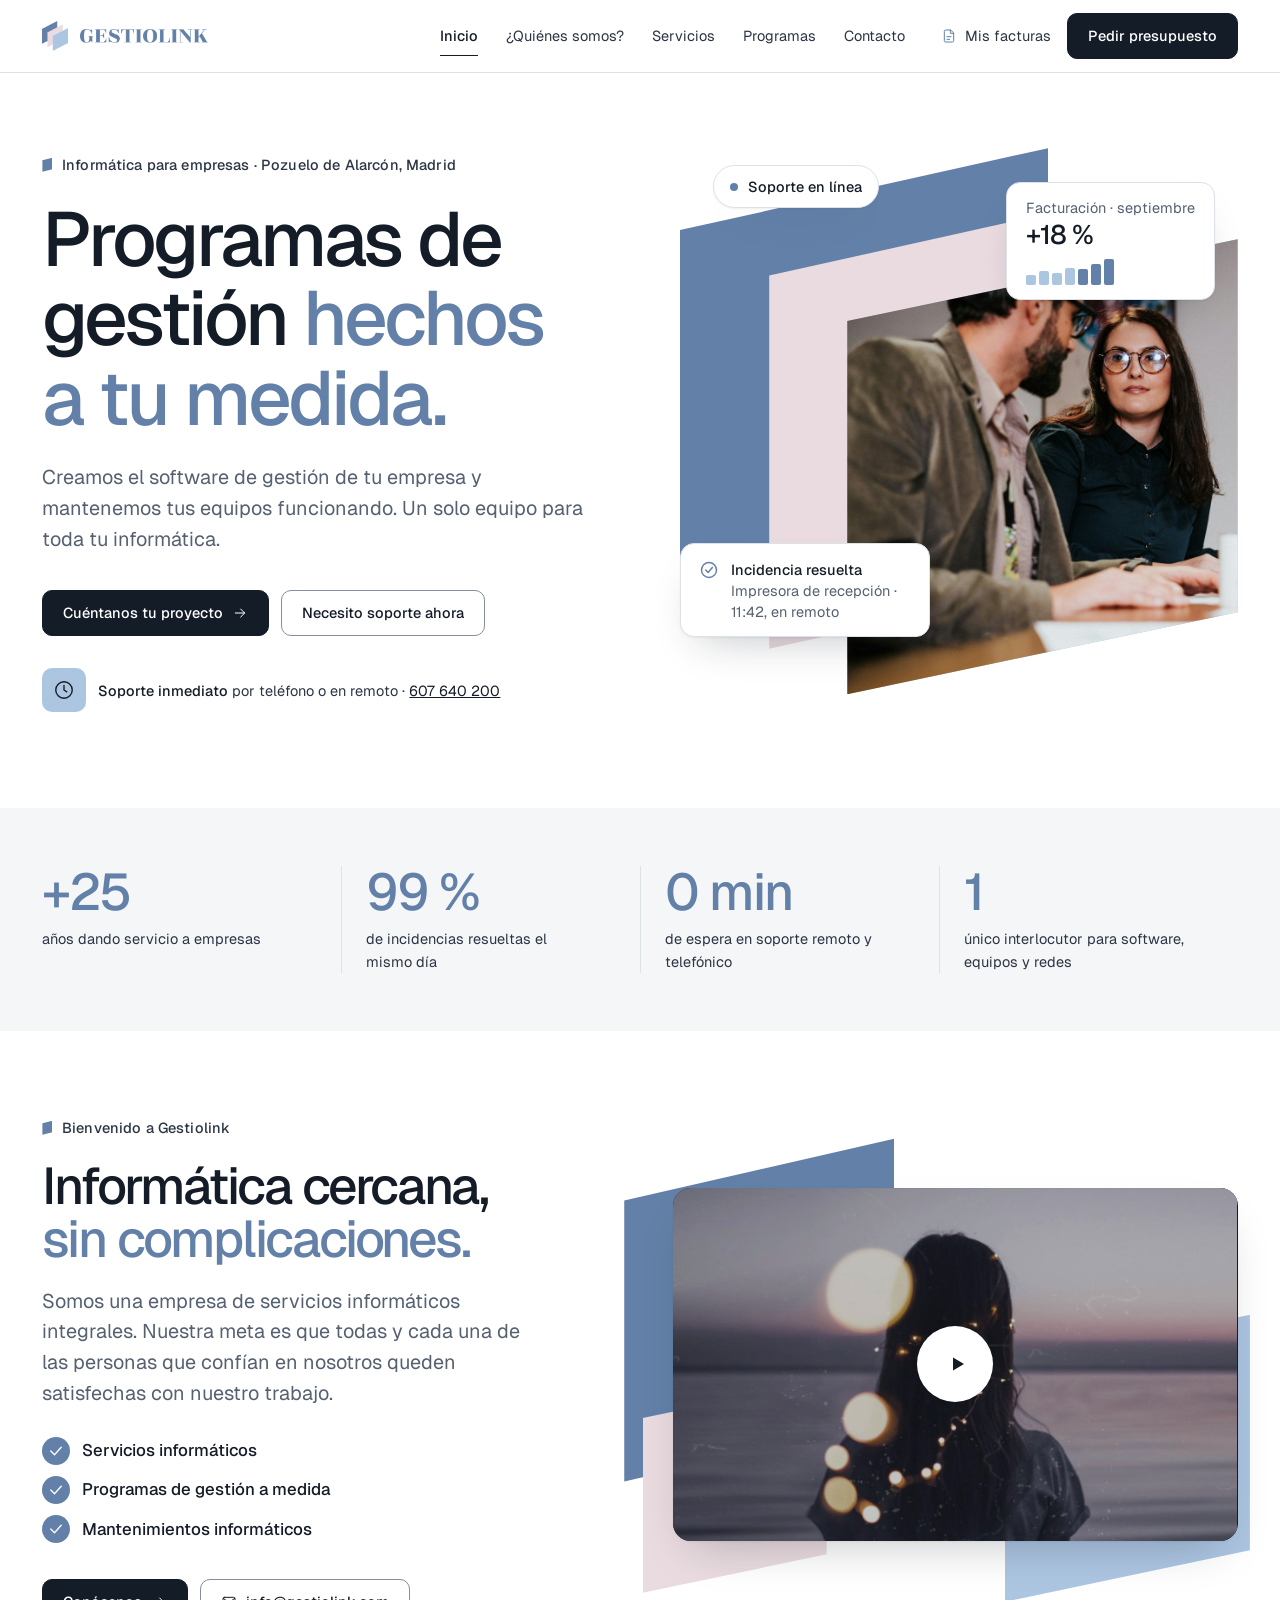
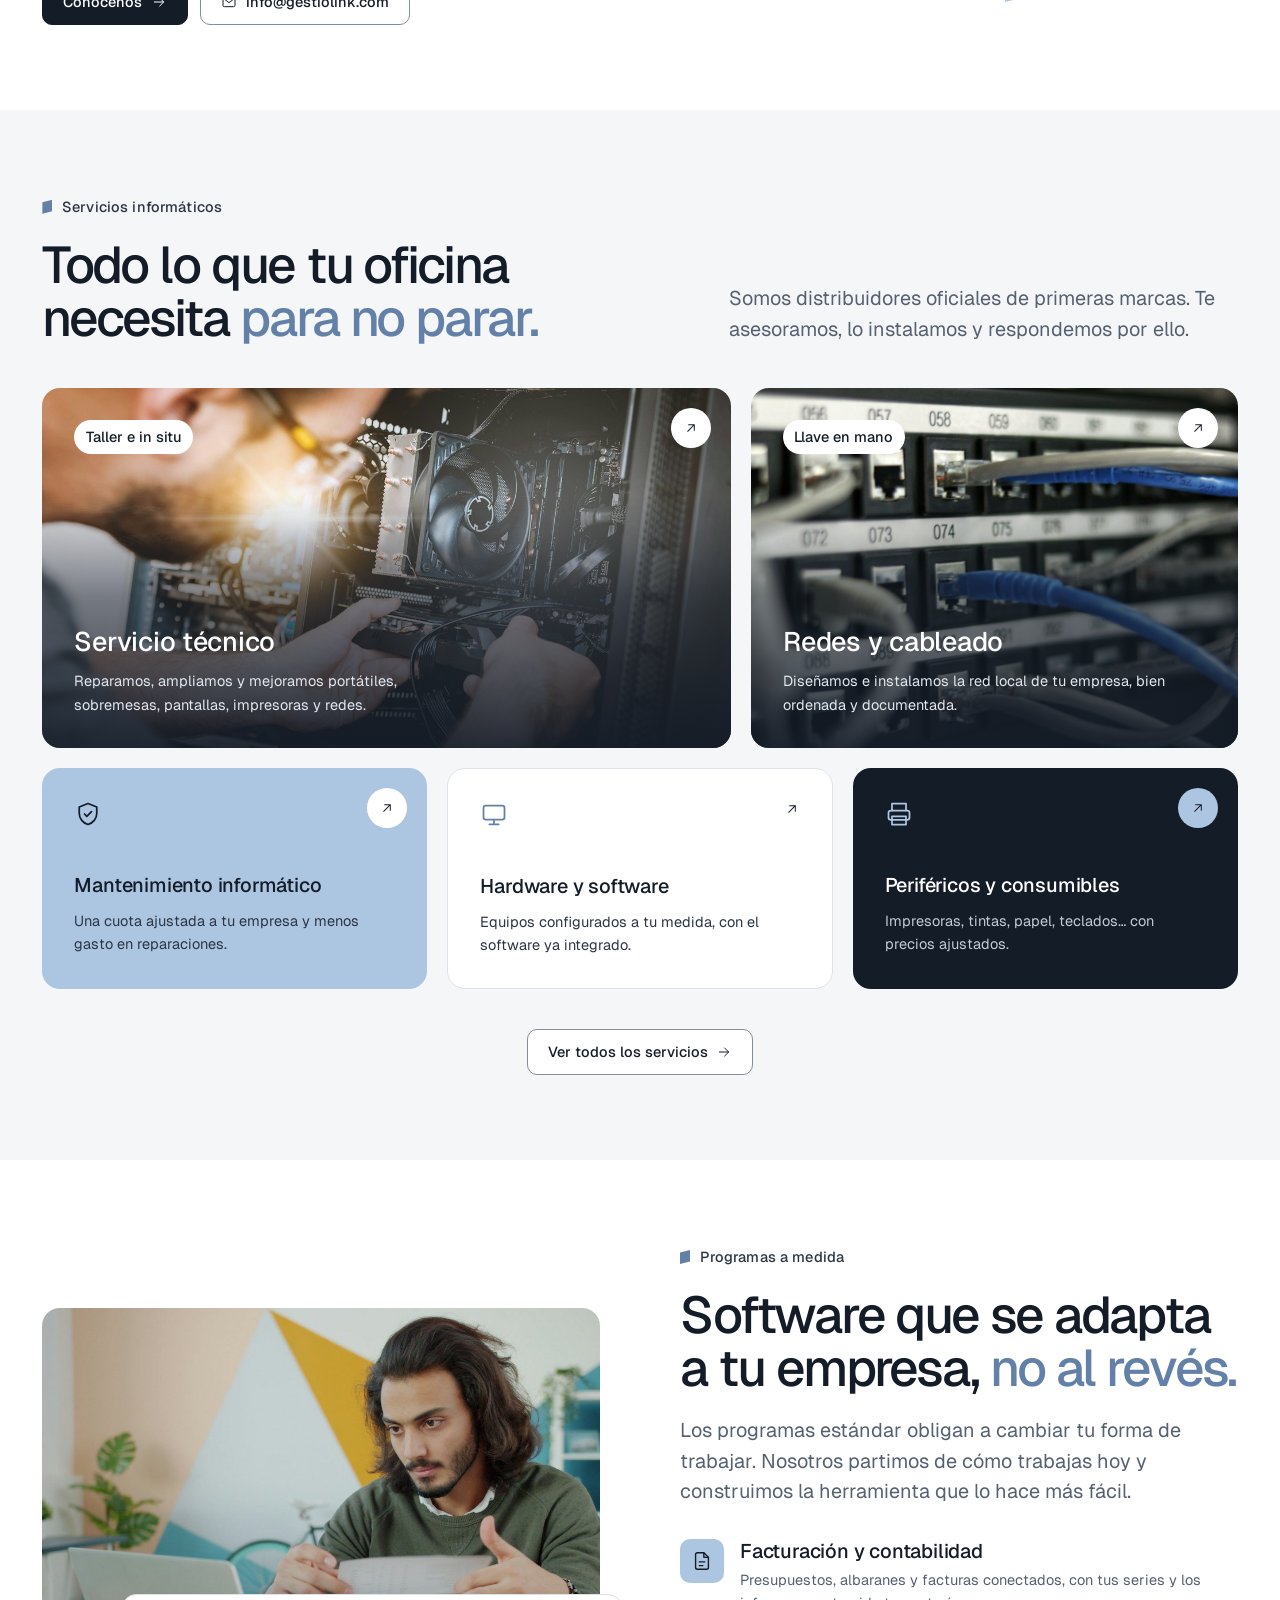
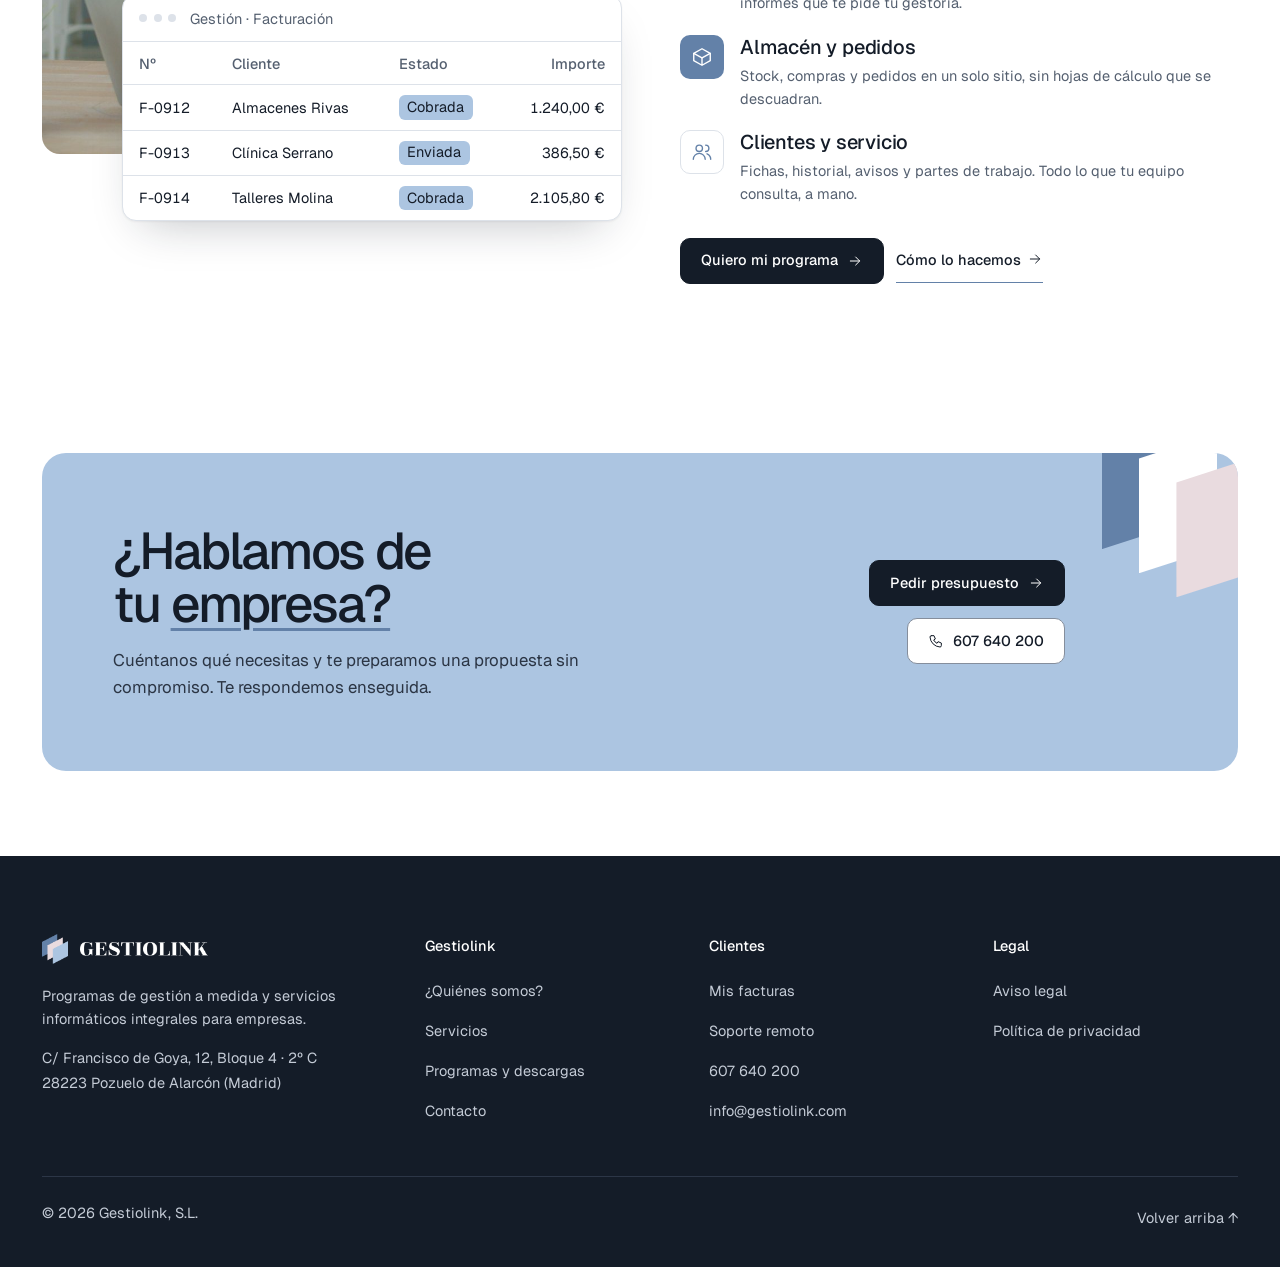
<file: index.html>
<!doctype html>
<html lang="es">
<head>
<meta charset="utf-8">
<meta name="viewport" content="width=device-width, initial-scale=1">
<meta name="robots" content="noindex, nofollow">
<title>Gestiolink · Programas de gestión a medida y servicios informáticos</title>
<meta name="description" content="Programas de gestión a medida, mantenimiento informático, redes y servicio técnico para empresas en Madrid. Más de 25 años y el 99 % de las incidencias resueltas el mismo día.">
<link rel="icon" href="assets/isotipo.png">
<link rel="preconnect" href="https://fonts.googleapis.com">
<link rel="preconnect" href="https://fonts.gstatic.com" crossorigin>
<link href="https://fonts.googleapis.com/css2?family=Geist:wght@400;500;600&display=swap" rel="stylesheet">
<link rel="stylesheet" href="assets/styles.css?v=af53b202">
<script>document.documentElement.classList.add("js")</script>
</head>
<body>
<a class="skip" href="#main">Saltar al contenido</a>

<header class="header">
  <div class="wrap">
    <a class="brand" href="index.html" aria-label="Gestiolink, inicio">
      <img src="assets/isotipo.png" alt="" width="176" height="202">
      <img src="assets/wordmark.png" alt="Gestiolink" width="398" height="45">
    </a>
    <nav class="nav" aria-label="Principal">
      <a href="index.html" aria-current="page">Inicio</a>
      <a href="quienes-somos.html">¿Quiénes somos?</a>
      <a href="servicios.html">Servicios</a>
      <a href="programas.html">Programas</a>
      <a href="contacto.html">Contacto</a>
    </nav>
    <div class="header__actions">
      <a class="client" href="https://gestiolink.facturas.gestiolink.com"><svg viewBox="0 0 24 24" fill="none" stroke="currentColor" stroke-width="1.5" stroke-linecap="round" stroke-linejoin="round" aria-hidden="true"><path d="M14 3H7a2 2 0 0 0-2 2v14a2 2 0 0 0 2 2h10a2 2 0 0 0 2-2V8z"/><path d="M14 3v5h5M9 13h6M9 17h4"/></svg>Mis facturas</a>
      <a class="btn btn--dark" href="contacto.html">Pedir presupuesto</a>
    </div>
    <button class="menu-btn" type="button" aria-expanded="false" aria-controls="mnav" aria-label="Abrir menú"><span></span><span></span></button>
  </div>
</header>

<div class="mnav" id="mnav" hidden>
  <nav class="mnav__links" aria-label="Menú móvil">
    <a href="index.html" aria-current="page" style="--i:0"><span>Inicio</span><svg viewBox="0 0 24 24" fill="none" stroke="currentColor" stroke-width="1.5" stroke-linecap="round" stroke-linejoin="round" aria-hidden="true"><path d="M5 12h14M13 6l6 6-6 6"/></svg></a>
    <a href="quienes-somos.html" style="--i:1"><span>¿Quiénes somos?</span><svg viewBox="0 0 24 24" fill="none" stroke="currentColor" stroke-width="1.5" stroke-linecap="round" stroke-linejoin="round" aria-hidden="true"><path d="M5 12h14M13 6l6 6-6 6"/></svg></a>
    <a href="servicios.html" style="--i:2"><span>Servicios</span><svg viewBox="0 0 24 24" fill="none" stroke="currentColor" stroke-width="1.5" stroke-linecap="round" stroke-linejoin="round" aria-hidden="true"><path d="M5 12h14M13 6l6 6-6 6"/></svg></a>
    <a href="programas.html" style="--i:3"><span>Programas</span><svg viewBox="0 0 24 24" fill="none" stroke="currentColor" stroke-width="1.5" stroke-linecap="round" stroke-linejoin="round" aria-hidden="true"><path d="M5 12h14M13 6l6 6-6 6"/></svg></a>
    <a href="contacto.html" style="--i:4"><span>Contacto</span><svg viewBox="0 0 24 24" fill="none" stroke="currentColor" stroke-width="1.5" stroke-linecap="round" stroke-linejoin="round" aria-hidden="true"><path d="M5 12h14M13 6l6 6-6 6"/></svg></a>
  </nav>
  <div class="mnav__foot">
    <div class="mnav__quick">
      <a class="mnav__q" href="tel:+34607640200"><svg viewBox="0 0 24 24" fill="none" stroke="currentColor" stroke-width="1.5" stroke-linecap="round" stroke-linejoin="round" aria-hidden="true"><path d="M5 4h4l2 5-2.5 1.5a11 11 0 0 0 5 5L15 13l5 2v4a2 2 0 0 1-2 2A16 16 0 0 1 3 6a2 2 0 0 1 2-2"/></svg><span>Llamar</span></a>
      <a class="mnav__q" href="https://get.teamviewer.com/2trgch7"><svg viewBox="0 0 24 24" fill="none" stroke="currentColor" stroke-width="1.5" stroke-linecap="round" stroke-linejoin="round" aria-hidden="true"><path d="M4 14a8 8 0 0 1 16 0"/><path d="M4 14v3a2 2 0 0 0 2 2h1v-6H6a2 2 0 0 0-2 2M20 14v3a2 2 0 0 1-2 2h-1v-6h1a2 2 0 0 1 2 2"/></svg><span>Soporte remoto</span></a>
      <a class="mnav__q" href="https://gestiolink.facturas.gestiolink.com"><svg viewBox="0 0 24 24" fill="none" stroke="currentColor" stroke-width="1.5" stroke-linecap="round" stroke-linejoin="round" aria-hidden="true"><path d="M14 3H7a2 2 0 0 0-2 2v14a2 2 0 0 0 2 2h10a2 2 0 0 0 2-2V8z"/><path d="M14 3v5h5M9 13h6M9 17h4"/></svg><span>Mis facturas</span></a>
    </div>
    <a class="btn btn--dark mnav__cta" href="contacto.html">Pedir presupuesto <svg viewBox="0 0 24 24" fill="none" stroke="currentColor" stroke-width="1.5" stroke-linecap="round" stroke-linejoin="round" aria-hidden="true"><path d="M5 12h14M13 6l6 6-6 6"/></svg></a>
    <p class="mnav__info">607 640 200 · info@gestiolink.com</p>
  </div>
</div>

<main id="main">

  <section class="hero hero--home" aria-labelledby="hero-title">
    <div class="wrap">
      <div>
        <span class="eyebrow">Informática para empresas · Pozuelo de Alarcón, Madrid</span>
        <h1 id="hero-title">Programas de gestión <em>hechos a tu medida.</em></h1>
        <p class="lead">Creamos el software de gestión de tu empresa y mantenemos tus equipos funcionando. Un solo equipo para toda tu informática.</p>
        <div class="ctas">
          <a class="btn btn--dark" href="contacto.html">Cuéntanos tu proyecto <svg viewBox="0 0 24 24" fill="none" stroke="currentColor" stroke-width="1.5" stroke-linecap="round" stroke-linejoin="round" aria-hidden="true"><path d="M5 12h14M13 6l6 6-6 6"/></svg></a>
          <a class="btn btn--ghost" href="programas.html">Necesito soporte ahora</a>
        </div>
        <div class="hero__note">
          <span class="ico ico--sky" aria-hidden="true"><svg viewBox="0 0 24 24" fill="none" stroke="currentColor" stroke-width="1.5" stroke-linecap="round" stroke-linejoin="round" aria-hidden="true"><circle cx="12" cy="12" r="9"/><path d="M12 7v5l3 2"/></svg></span>
          <p><b>Soporte inmediato</b> por teléfono o en remoto · <a href="tel:+34607640200">607 640 200</a></p>
        </div>
      </div>
      <div class="visual visual--hero" data-parallax>
        <div class="shape s1" aria-hidden="true" data-depth="18"></div>
        <div class="shape s2" aria-hidden="true" data-depth="10"></div>
        <div class="photo" data-depth="4"><img src="assets/img/reunion.jpg" alt="Técnico revisando un programa de gestión con una clienta" width="900" height="1050"></div>
        <div class="float f3" aria-hidden="true"><span class="live"></span>Soporte en línea</div>
        <div class="float f2" aria-hidden="true"><span>Facturación · septiembre</span><strong>+18 %</strong><div class="bar"><i></i><i></i><i></i><i></i><i></i><i></i><i></i></div></div>
        <div class="float f1" aria-hidden="true"><svg viewBox="0 0 24 24" fill="none" stroke="currentColor" stroke-width="1.75" stroke-linecap="round" stroke-linejoin="round" aria-hidden="true"><circle cx="12" cy="12" r="9"/><path d="m8 12 3 3 5-6"/></svg><div><b data-ticker-title>Incidencia resuelta</b><span data-ticker>Impresora de recepción · 11:42, en remoto</span></div></div>
      </div>
    </div>
  </section>


  <div class="facts">
    <div class="wrap">
      <ul>
        <li><strong data-count="25" data-prefix="+">+25</strong><span>años dando servicio a empresas</span></li>
        <li><strong data-count="99" data-suffix=" %">99 %</strong><span>de incidencias resueltas el mismo día</span></li>
        <li><strong>0 min</strong><span>de espera en soporte remoto y telefónico</span></li>
        <li><strong>1</strong><span>único interlocutor para software, equipos y redes</span></li>
      </ul>
    </div>
  </div>

  <section class="section welcome-wrap" aria-labelledby="welcome-title">
    <div class="wrap welcome">
      <div class="welcome__text">
        <span class="eyebrow">Bienvenido a Gestiolink</span>
        <h2 id="welcome-title">Informática cercana, <em>sin complicaciones.</em></h2>
        <p class="lead">Somos una empresa de servicios informáticos integrales. Nuestra meta es que todas y cada una de las personas que confían en nosotros queden satisfechas con nuestro trabajo.</p>
        <ul class="welcome__list">
          <li><svg viewBox="0 0 24 24" fill="none" stroke="currentColor" stroke-width="1.75" stroke-linecap="round" stroke-linejoin="round" aria-hidden="true"><path d="m5 12 5 5 9-10"/></svg>Servicios informáticos</li>
          <li><svg viewBox="0 0 24 24" fill="none" stroke="currentColor" stroke-width="1.75" stroke-linecap="round" stroke-linejoin="round" aria-hidden="true"><path d="m5 12 5 5 9-10"/></svg>Programas de gestión a medida</li>
          <li><svg viewBox="0 0 24 24" fill="none" stroke="currentColor" stroke-width="1.75" stroke-linecap="round" stroke-linejoin="round" aria-hidden="true"><path d="m5 12 5 5 9-10"/></svg>Mantenimientos informáticos</li>
        </ul>
        <div class="ctas">
          <a class="btn btn--dark" href="quienes-somos.html">Conócenos <svg viewBox="0 0 24 24" fill="none" stroke="currentColor" stroke-width="1.5" stroke-linecap="round" stroke-linejoin="round" aria-hidden="true"><path d="M5 12h14M13 6l6 6-6 6"/></svg></a>
          <a class="btn btn--ghost" href="mailto:info@gestiolink.com"><svg viewBox="0 0 24 24" fill="none" stroke="currentColor" stroke-width="1.5" stroke-linecap="round" stroke-linejoin="round" aria-hidden="true"><rect x="3" y="5" width="18" height="14" rx="2"/><path d="m3.5 6.5 8.5 6.5 8.5-6.5"/></svg>info@gestiolink.com</a>
        </div>
      </div>
      <div class="welcome__media">
        <span class="wshape w1" aria-hidden="true"></span>
        <span class="wshape w2" aria-hidden="true"></span>
        <span class="wshape w3" aria-hidden="true"></span>
        <div class="welcome__video">
          <video preload="none" playsinline poster="assets/img/video-poster.jpg" aria-label="Vídeo de presentación de Gestiolink">
            <source src="assets/video/intro.mp4" type="video/mp4">
          </video>
          <button class="welcome__play" type="button" aria-label="Reproducir el vídeo de presentación">
            <span class="welcome__play-ico"><svg viewBox="0 0 24 24" fill="currentColor" aria-hidden="true"><path d="M8 5.5v13l11-6.5z"/></svg></span>
          </button>
        </div>
      </div>
    </div>
  </section>

  <section class="section bg-paper" aria-labelledby="svc-title">
    <div class="wrap">
      <div class="section__head">
        <div>
          <span class="eyebrow">Servicios informáticos</span>
          <h2 id="svc-title">Todo lo que tu oficina necesita <em>para no parar.</em></h2>
        </div>
        <p class="lead">Somos distribuidores oficiales de primeras marcas. Te asesoramos, lo instalamos y respondemos por ello.</p>
      </div>
      <div class="bento">
        <a class="tile tile--photo" href="servicios.html#tecnico">
          <img src="assets/img/tecnico.jpg" alt="" width="1200" height="800" loading="lazy">
          <span class="tile__go" aria-hidden="true"><svg viewBox="0 0 24 24" fill="none" stroke="currentColor" stroke-width="1.5" stroke-linecap="round" stroke-linejoin="round" aria-hidden="true"><path d="M5 12h14M13 6l6 6-6 6"/></svg></span><span class="chip">Taller e in situ</span>
          <h3>Servicio técnico</h3>
          <p>Reparamos, ampliamos y mejoramos portátiles, sobremesas, pantallas, impresoras y redes.</p>
        </a>
        <a class="tile tile--photo sm" href="servicios.html#redes">
          <img src="assets/img/redes.jpg" alt="" width="1200" height="800" loading="lazy">
          <span class="tile__go" aria-hidden="true"><svg viewBox="0 0 24 24" fill="none" stroke="currentColor" stroke-width="1.5" stroke-linecap="round" stroke-linejoin="round" aria-hidden="true"><path d="M5 12h14M13 6l6 6-6 6"/></svg></span><span class="chip">Llave en mano</span>
          <h3>Redes y cableado</h3>
          <p>Diseñamos e instalamos la red local de tu empresa, bien ordenada y documentada.</p>
        </a>
        <a class="tile tile--color sky" href="servicios.html#mantenimiento"><span class="tile__go" aria-hidden="true"><svg viewBox="0 0 24 24" fill="none" stroke="currentColor" stroke-width="1.5" stroke-linecap="round" stroke-linejoin="round" aria-hidden="true"><path d="M5 12h14M13 6l6 6-6 6"/></svg></span><svg viewBox="0 0 24 24" fill="none" stroke="currentColor" stroke-width="1.5" stroke-linecap="round" stroke-linejoin="round" aria-hidden="true"><path d="M12 3 4.5 6v5.5c0 4.5 3.2 8.2 7.5 9.5 4.3-1.3 7.5-5 7.5-9.5V6z"/><path d="m9 12 2 2 4-4"/></svg><h3>Mantenimiento informático</h3><p>Una cuota ajustada a tu empresa y menos gasto en reparaciones.</p></a>
        <a class="tile tile--color blush" href="servicios.html#hardware"><span class="tile__go" aria-hidden="true"><svg viewBox="0 0 24 24" fill="none" stroke="currentColor" stroke-width="1.5" stroke-linecap="round" stroke-linejoin="round" aria-hidden="true"><path d="M5 12h14M13 6l6 6-6 6"/></svg></span><svg viewBox="0 0 24 24" fill="none" stroke="currentColor" stroke-width="1.5" stroke-linecap="round" stroke-linejoin="round" aria-hidden="true"><rect x="3" y="4" width="18" height="12" rx="2"/><path d="M8 20h8M12 16v4"/></svg><h3>Hardware y software</h3><p>Equipos configurados a tu medida, con el software ya integrado.</p></a>
        <a class="tile tile--color ink" href="servicios.html#perifericos"><span class="tile__go" aria-hidden="true"><svg viewBox="0 0 24 24" fill="none" stroke="currentColor" stroke-width="1.5" stroke-linecap="round" stroke-linejoin="round" aria-hidden="true"><path d="M5 12h14M13 6l6 6-6 6"/></svg></span><svg viewBox="0 0 24 24" fill="none" stroke="currentColor" stroke-width="1.5" stroke-linecap="round" stroke-linejoin="round" aria-hidden="true"><path d="M6 9V3h12v6"/><rect x="3" y="9" width="18" height="8" rx="2"/><path d="M6 14h12v7H6z"/></svg><h3>Periféricos y consumibles</h3><p>Impresoras, tintas, papel, teclados… con precios ajustados.</p></a>
      </div>
      <div class="bento__more"><a class="btn btn--ghost" href="servicios.html">Ver todos los servicios <svg viewBox="0 0 24 24" fill="none" stroke="currentColor" stroke-width="1.5" stroke-linecap="round" stroke-linejoin="round" aria-hidden="true"><path d="M5 12h14M13 6l6 6-6 6"/></svg></a></div>
    </div>
  </section>

  <section class="section" aria-labelledby="prog-title">
    <div class="wrap">
      <div class="prog">
        <div class="prog__media">
          <img src="assets/img/gestion.jpg" alt="Empresario revisando informes de su negocio junto al portátil" width="1400" height="788" loading="lazy">
          <div class="app" aria-hidden="true">
            <div class="app__bar"><i></i><i></i><i></i><span>Gestión · Facturación</span></div>
            <table>
              <thead><tr><th>Nº</th><th>Cliente</th><th>Estado</th><th>Importe</th></tr></thead>
              <tbody>
                <tr><td>F-0912</td><td>Almacenes Rivas</td><td><span class="tag tag--ok">Cobrada</span></td><td>1.240,00 €</td></tr>
                <tr><td>F-0913</td><td>Clínica Serrano</td><td><span class="tag">Enviada</span></td><td>386,50 €</td></tr>
                <tr><td>F-0914</td><td>Talleres Molina</td><td><span class="tag tag--ok">Cobrada</span></td><td>2.105,80 €</td></tr>
              </tbody>
            </table>
          </div>
        </div>
        <div>
          <span class="eyebrow">Programas a medida</span>
          <h2 id="prog-title">Software que se adapta a tu empresa, <em>no al revés.</em></h2>
          <p class="lead">Los programas estándar obligan a cambiar tu forma de trabajar. Nosotros partimos de cómo trabajas hoy y construimos la herramienta que lo hace más fácil.</p>
          <ul class="features">
            <li><span class="ico ico--sky"><svg viewBox="0 0 24 24" fill="none" stroke="currentColor" stroke-width="1.5" stroke-linecap="round" stroke-linejoin="round" aria-hidden="true"><path d="M14 3H7a2 2 0 0 0-2 2v14a2 2 0 0 0 2 2h10a2 2 0 0 0 2-2V8z"/><path d="M14 3v5h5M9 13h6M9 17h4"/></svg></span><div><h3>Facturación y contabilidad</h3><p>Presupuestos, albaranes y facturas conectados, con tus series y los informes que te pide tu gestoría.</p></div></li>
            <li><span class="ico ico--blush"><svg viewBox="0 0 24 24" fill="none" stroke="currentColor" stroke-width="1.5" stroke-linecap="round" stroke-linejoin="round" aria-hidden="true"><path d="m21 8-9-5-9 5 9 5z"/><path d="M3 8v8l9 5 9-5V8M12 13v8"/></svg></span><div><h3>Almacén y pedidos</h3><p>Stock, compras y pedidos en un solo sitio, sin hojas de cálculo que se descuadran.</p></div></li>
            <li><span class="ico ico--line"><svg viewBox="0 0 24 24" fill="none" stroke="currentColor" stroke-width="1.5" stroke-linecap="round" stroke-linejoin="round" aria-hidden="true"><circle cx="9" cy="8" r="3.5"/><path d="M2.5 20a6.5 6.5 0 0 1 13 0M16 4.5a3.5 3.5 0 0 1 0 7M21.5 20a6.5 6.5 0 0 0-4-6"/></svg></span><div><h3>Clientes y servicio</h3><p>Fichas, historial, avisos y partes de trabajo. Todo lo que tu equipo consulta, a mano.</p></div></li>
          </ul>
          <div class="ctas">
            <a class="btn btn--dark" href="contacto.html?servicio=programa">Quiero mi programa <svg viewBox="0 0 24 24" fill="none" stroke="currentColor" stroke-width="1.5" stroke-linecap="round" stroke-linejoin="round" aria-hidden="true"><path d="M5 12h14M13 6l6 6-6 6"/></svg></a>
            <a class="link" href="servicios.html#programas-a-medida">Cómo lo hacemos <svg viewBox="0 0 24 24" fill="none" stroke="currentColor" stroke-width="1.5" stroke-linecap="round" stroke-linejoin="round" aria-hidden="true"><path d="M5 12h14M13 6l6 6-6 6"/></svg></a>
          </div>
        </div>
      </div>
    </div>
  </section>


  <section class="cta" aria-label="Contacto">
    <div class="wrap">
      <div class="cta__box">
        <div class="cta__shapes" aria-hidden="true"><i></i><i></i><i></i></div>
        <div>
          <h2>¿Hablamos de tu <em>empresa?</em></h2>
          <p>Cuéntanos qué necesitas y te preparamos una propuesta sin compromiso. Te respondemos enseguida.</p>
        </div>
        <div class="ctas">
          <a class="btn btn--dark" href="contacto.html">Pedir presupuesto <svg viewBox="0 0 24 24" fill="none" stroke="currentColor" stroke-width="1.5" stroke-linecap="round" stroke-linejoin="round" aria-hidden="true"><path d="M5 12h14M13 6l6 6-6 6"/></svg></a>
          <a class="btn btn--ghost" href="tel:+34607640200"><svg viewBox="0 0 24 24" fill="none" stroke="currentColor" stroke-width="1.5" stroke-linecap="round" stroke-linejoin="round" aria-hidden="true"><path d="M5 4h4l2 5-2.5 1.5a11 11 0 0 0 5 5L15 13l5 2v4a2 2 0 0 1-2 2A16 16 0 0 1 3 6a2 2 0 0 1 2-2"/></svg>607 640 200</a>
        </div>
      </div>
    </div>
  </section>
</main>

<footer class="footer">
  <div class="wrap">
    <div class="footer__top">
      <div>
        <a class="brand" href="index.html" aria-label="Gestiolink, inicio">
          <img src="assets/isotipo.png" alt="" width="176" height="202">
          <img src="assets/wordmark.png" alt="Gestiolink" width="398" height="45">
        </a>
        <p>Programas de gestión a medida y servicios informáticos integrales para empresas.</p>
        <address>C/ Francisco de Goya, 12, Bloque 4 · 2º C<br>28223 Pozuelo de Alarcón (Madrid)</address>
      </div>
      <div>
        <h4>Gestiolink</h4>
        <ul><li><a href="quienes-somos.html">¿Quiénes somos?</a></li><li><a href="servicios.html">Servicios</a></li><li><a href="programas.html">Programas y descargas</a></li><li><a href="contacto.html">Contacto</a></li></ul>
      </div>
      <div>
        <h4>Clientes</h4>
        <ul><li><a href="https://gestiolink.facturas.gestiolink.com">Mis facturas</a></li><li><a href="https://get.teamviewer.com/2trgch7">Soporte remoto</a></li><li><a href="tel:+34607640200">607 640 200</a></li><li><a href="mailto:info@gestiolink.com">info@gestiolink.com</a></li></ul>
      </div>
      <div>
        <h4>Legal</h4>
        <ul><li><a href="aviso-legal.html">Aviso legal</a></li><li><a href="politica-privacidad.html">Política de privacidad</a></li></ul>
      </div>
    </div>
    <div class="footer__bottom">
      <span>© <span id="year">2026</span> Gestiolink, S.L.</span>
      <a href="#main">Volver arriba ↑</a>
    </div>
  </div>
</footer>

<script src="assets/main.js?v=af53b202"></script>
</body>
</html>
</file>
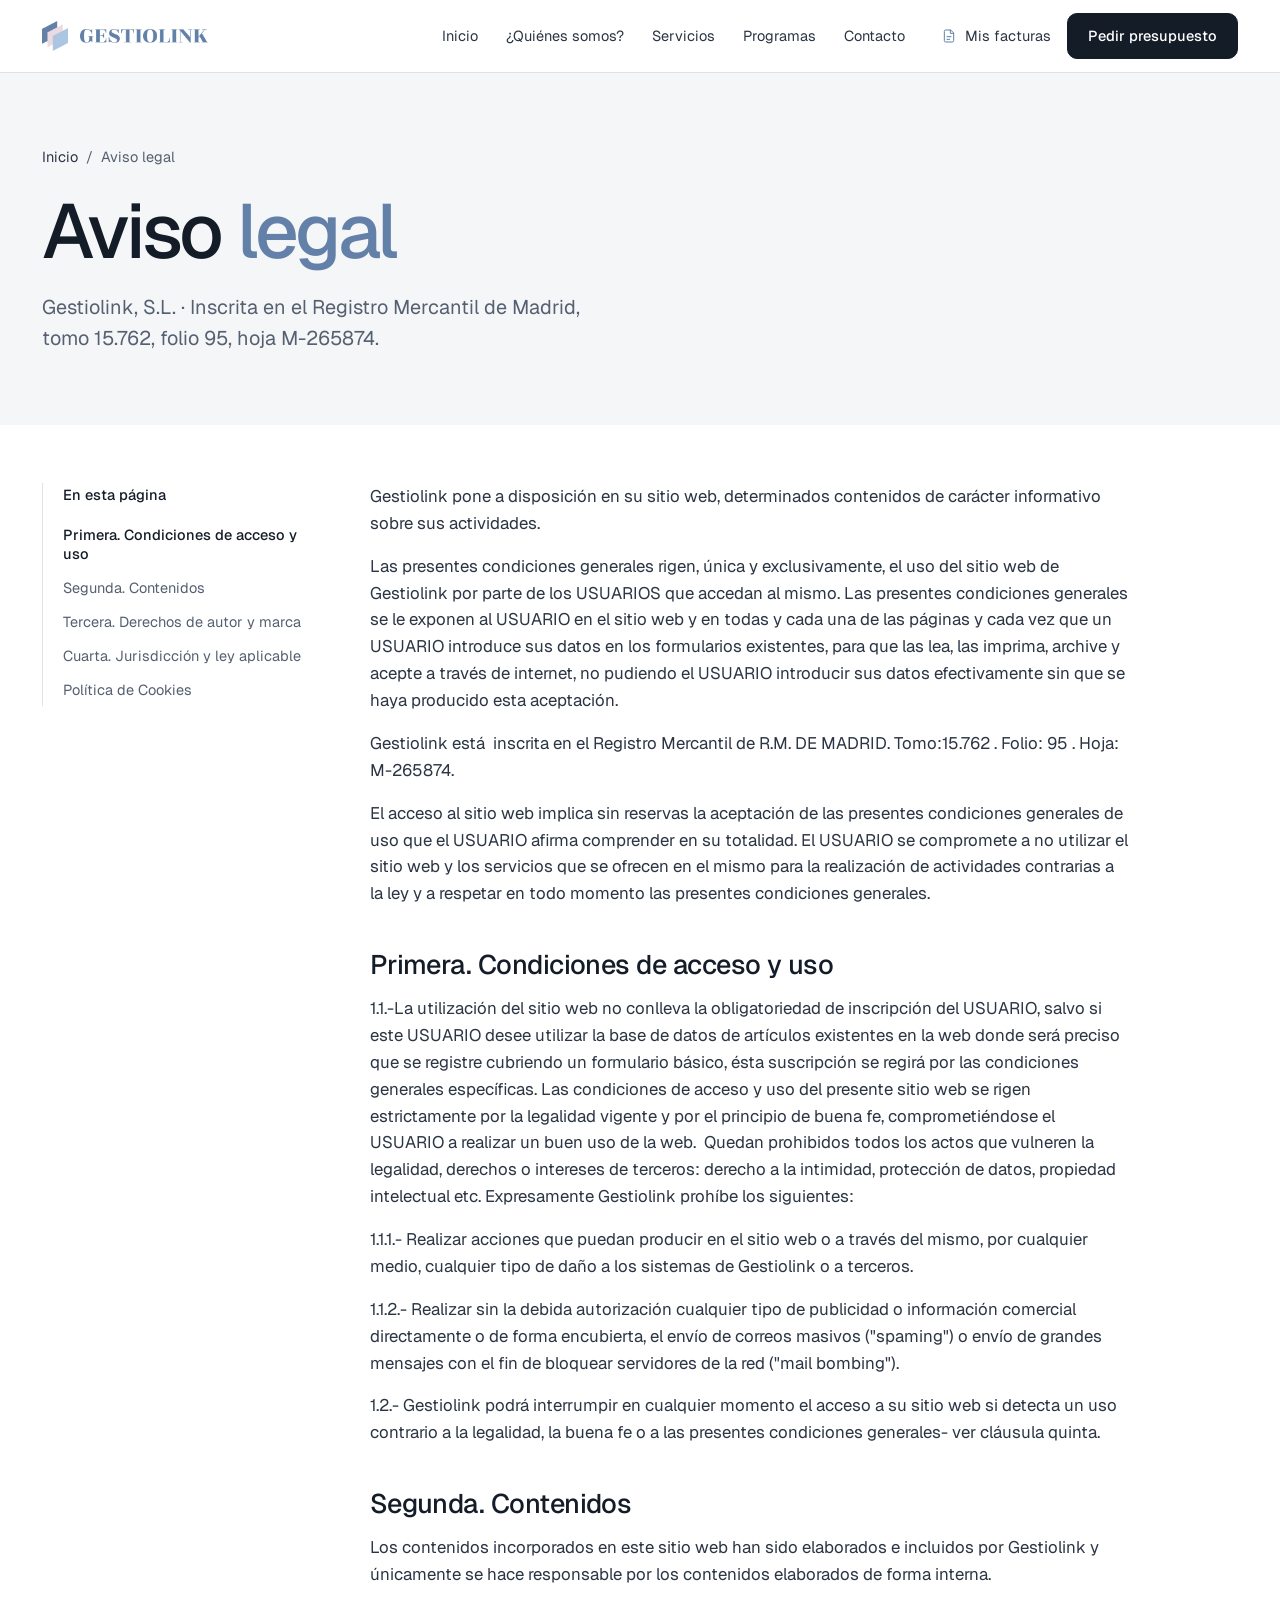
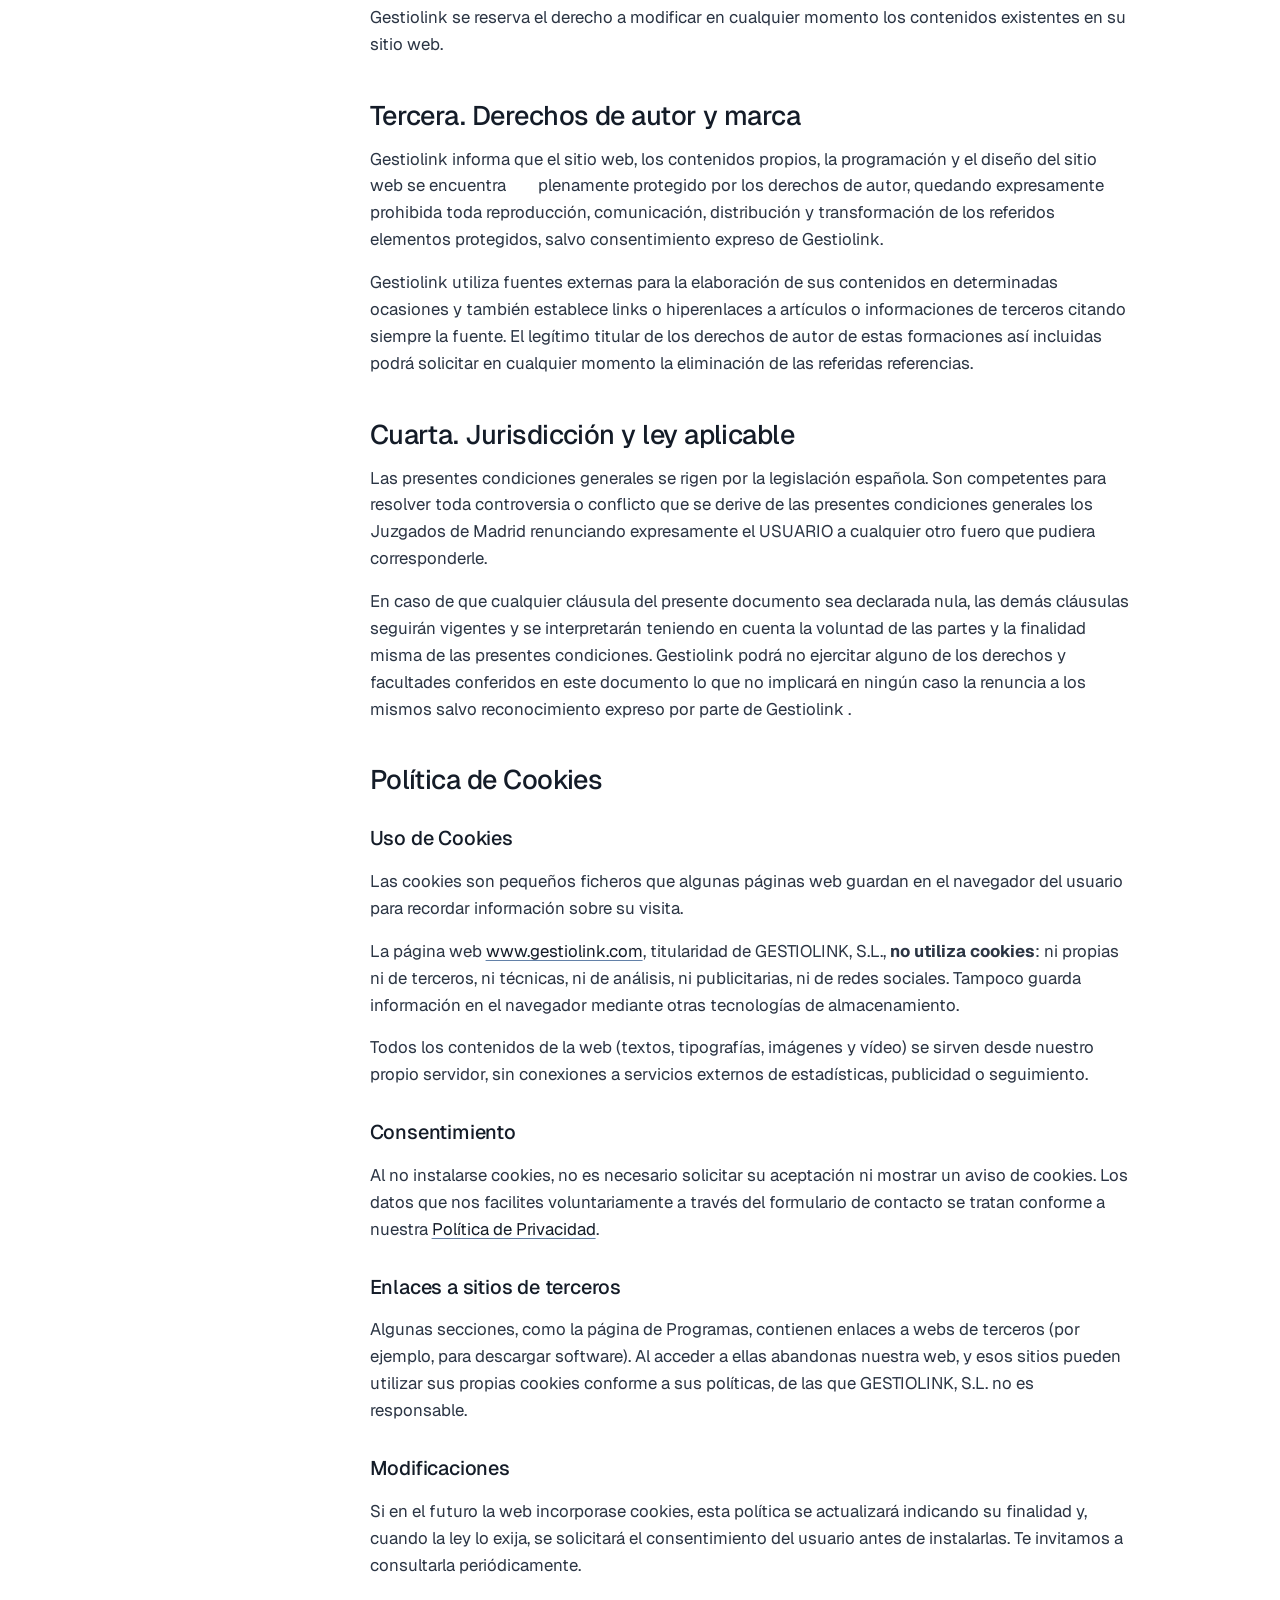
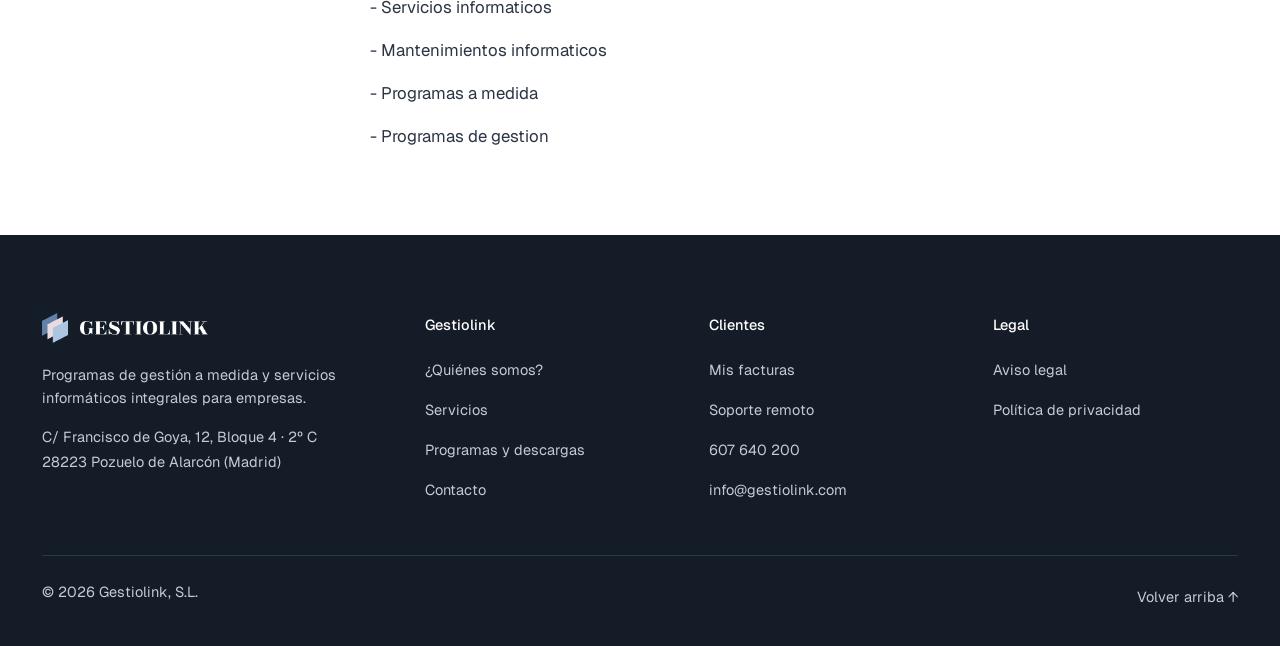
<file: aviso-legal.html>
<!doctype html>
<html lang="es">
<head>
<meta charset="utf-8">
<meta name="viewport" content="width=device-width, initial-scale=1">
<meta name="robots" content="noindex, nofollow">
<title>Aviso legal · Gestiolink</title>
<meta name="description" content="Aviso legal del sitio web de Gestiolink, S.L.">
<link rel="icon" href="assets/isotipo.png">
<link rel="preconnect" href="https://fonts.googleapis.com">
<link rel="preconnect" href="https://fonts.gstatic.com" crossorigin>
<link href="https://fonts.googleapis.com/css2?family=Geist:wght@400;500;600&display=swap" rel="stylesheet">
<link rel="stylesheet" href="assets/styles.css?v=af53b202">
<script>document.documentElement.classList.add("js")</script>
</head>
<body>
<a class="skip" href="#main">Saltar al contenido</a>

<header class="header">
  <div class="wrap">
    <a class="brand" href="index.html" aria-label="Gestiolink, inicio">
      <img src="assets/isotipo.png" alt="" width="176" height="202">
      <img src="assets/wordmark.png" alt="Gestiolink" width="398" height="45">
    </a>
    <nav class="nav" aria-label="Principal">
      <a href="index.html">Inicio</a>
      <a href="quienes-somos.html">¿Quiénes somos?</a>
      <a href="servicios.html">Servicios</a>
      <a href="programas.html">Programas</a>
      <a href="contacto.html">Contacto</a>
    </nav>
    <div class="header__actions">
      <a class="client" href="https://gestiolink.facturas.gestiolink.com"><svg viewBox="0 0 24 24" fill="none" stroke="currentColor" stroke-width="1.5" stroke-linecap="round" stroke-linejoin="round" aria-hidden="true"><path d="M14 3H7a2 2 0 0 0-2 2v14a2 2 0 0 0 2 2h10a2 2 0 0 0 2-2V8z"/><path d="M14 3v5h5M9 13h6M9 17h4"/></svg>Mis facturas</a>
      <a class="btn btn--dark" href="contacto.html">Pedir presupuesto</a>
    </div>
    <button class="menu-btn" type="button" aria-expanded="false" aria-controls="mnav" aria-label="Abrir menú"><span></span><span></span></button>
  </div>
</header>

<div class="mnav" id="mnav" hidden>
  <nav class="mnav__links" aria-label="Menú móvil">
    <a href="index.html" style="--i:0"><span>Inicio</span><svg viewBox="0 0 24 24" fill="none" stroke="currentColor" stroke-width="1.5" stroke-linecap="round" stroke-linejoin="round" aria-hidden="true"><path d="M5 12h14M13 6l6 6-6 6"/></svg></a>
    <a href="quienes-somos.html" style="--i:1"><span>¿Quiénes somos?</span><svg viewBox="0 0 24 24" fill="none" stroke="currentColor" stroke-width="1.5" stroke-linecap="round" stroke-linejoin="round" aria-hidden="true"><path d="M5 12h14M13 6l6 6-6 6"/></svg></a>
    <a href="servicios.html" style="--i:2"><span>Servicios</span><svg viewBox="0 0 24 24" fill="none" stroke="currentColor" stroke-width="1.5" stroke-linecap="round" stroke-linejoin="round" aria-hidden="true"><path d="M5 12h14M13 6l6 6-6 6"/></svg></a>
    <a href="programas.html" style="--i:3"><span>Programas</span><svg viewBox="0 0 24 24" fill="none" stroke="currentColor" stroke-width="1.5" stroke-linecap="round" stroke-linejoin="round" aria-hidden="true"><path d="M5 12h14M13 6l6 6-6 6"/></svg></a>
    <a href="contacto.html" style="--i:4"><span>Contacto</span><svg viewBox="0 0 24 24" fill="none" stroke="currentColor" stroke-width="1.5" stroke-linecap="round" stroke-linejoin="round" aria-hidden="true"><path d="M5 12h14M13 6l6 6-6 6"/></svg></a>
  </nav>
  <div class="mnav__foot">
    <div class="mnav__quick">
      <a class="mnav__q" href="tel:+34607640200"><svg viewBox="0 0 24 24" fill="none" stroke="currentColor" stroke-width="1.5" stroke-linecap="round" stroke-linejoin="round" aria-hidden="true"><path d="M5 4h4l2 5-2.5 1.5a11 11 0 0 0 5 5L15 13l5 2v4a2 2 0 0 1-2 2A16 16 0 0 1 3 6a2 2 0 0 1 2-2"/></svg><span>Llamar</span></a>
      <a class="mnav__q" href="https://get.teamviewer.com/2trgch7"><svg viewBox="0 0 24 24" fill="none" stroke="currentColor" stroke-width="1.5" stroke-linecap="round" stroke-linejoin="round" aria-hidden="true"><path d="M4 14a8 8 0 0 1 16 0"/><path d="M4 14v3a2 2 0 0 0 2 2h1v-6H6a2 2 0 0 0-2 2M20 14v3a2 2 0 0 1-2 2h-1v-6h1a2 2 0 0 1 2 2"/></svg><span>Soporte remoto</span></a>
      <a class="mnav__q" href="https://gestiolink.facturas.gestiolink.com"><svg viewBox="0 0 24 24" fill="none" stroke="currentColor" stroke-width="1.5" stroke-linecap="round" stroke-linejoin="round" aria-hidden="true"><path d="M14 3H7a2 2 0 0 0-2 2v14a2 2 0 0 0 2 2h10a2 2 0 0 0 2-2V8z"/><path d="M14 3v5h5M9 13h6M9 17h4"/></svg><span>Mis facturas</span></a>
    </div>
    <a class="btn btn--dark mnav__cta" href="contacto.html">Pedir presupuesto <svg viewBox="0 0 24 24" fill="none" stroke="currentColor" stroke-width="1.5" stroke-linecap="round" stroke-linejoin="round" aria-hidden="true"><path d="M5 12h14M13 6l6 6-6 6"/></svg></a>
    <p class="mnav__info">607 640 200 · info@gestiolink.com</p>
  </div>
</div>

<main id="main">

  <section class="page-hero page-hero--text" aria-labelledby="t">
    <div class="wrap"><div><nav class="crumbs" aria-label="Migas de pan"><a href="index.html">Inicio</a><span aria-hidden="true">/</span><span aria-current="page">Aviso legal</span></nav><h1 id="t">Aviso <em>legal</em></h1><p class="lead">Gestiolink, S.L. · Inscrita en el Registro Mercantil de Madrid, tomo 15.762, folio 95, hoja M-265874.</p></div></div>
  </section>
  <section class="section" style="padding-top:clamp(2.5rem, 2rem + 2vw, 4rem)">
    <div class="wrap legal-grid">
      <nav class="toc" aria-label="En esta página"><p>En esta página</p><ol><li><a href="#s1">Primera. Condiciones de acceso y uso</a></li><li><a href="#s2">Segunda. Contenidos</a></li><li><a href="#s3">Tercera. Derechos de autor y marca</a></li><li><a href="#s4">Cuarta. Jurisdicción y ley aplicable</a></li><li><a href="#s5">Política de Cookies</a></li></ol></nav>
      <div class="legal">
<p>Gestiolink pone a disposición en su sitio web, determinados contenidos de carácter informativo sobre sus actividades.</p>
      <p>Las presentes condiciones generales rigen, única y exclusivamente, el uso del sitio web de Gestiolink por parte de los USUARIOS que accedan al mismo. Las presentes condiciones generales se le exponen al USUARIO en el sitio web y en todas y cada una de las páginas y cada vez que un USUARIO introduce sus datos en los formularios existentes, para que las lea, las imprima, archive y acepte a través de internet, no pudiendo el USUARIO introducir sus datos efectivamente sin que se haya producido esta aceptación.</p>
      <p>Gestiolink está  inscrita en el Registro Mercantil de R.M. DE MADRID. Tomo:15.762 . Folio: 95 . Hoja: M-265874.</p>
      <p>El acceso al sitio web implica sin reservas la aceptación de las presentes condiciones generales de uso que el USUARIO afirma comprender en su totalidad. El USUARIO se compromete a no utilizar el sitio web y los servicios que se ofrecen en el mismo para la realización de actividades contrarias a la ley y a respetar en todo momento las presentes condiciones generales.</p>
      <h2 id="s1">Primera. Condiciones de acceso y uso</h2>
      <p>1.1.-La utilización del sitio web no conlleva la obligatoriedad de inscripción del USUARIO, salvo si este USUARIO desee utilizar la base de datos de artículos existentes en la web donde será preciso que se registre cubriendo un formulario básico, ésta suscripción se regirá por las condiciones generales específicas. Las condiciones de acceso y uso del presente sitio web se rigen estrictamente por la legalidad vigente y por el principio de buena fe, comprometiéndose el USUARIO a realizar un buen uso de la web.  Quedan prohibidos todos los actos que vulneren la legalidad, derechos o intereses de terceros: derecho a la intimidad, protección de datos, propiedad intelectual etc. Expresamente Gestiolink prohíbe los siguientes:</p>
      <p>1.1.1.- Realizar acciones que puedan producir en el sitio web o a través del mismo, por cualquier medio, cualquier tipo de daño a los sistemas de Gestiolink o a terceros.</p>
      <p>1.1.2.- Realizar sin la debida autorización cualquier tipo de publicidad o información comercial directamente o de forma encubierta, el envío de correos masivos ("spaming") o envío de grandes mensajes con el fin de bloquear servidores de la red ("mail bombing").</p>
      <p>1.2.- Gestiolink podrá interrumpir en cualquier momento el acceso a su sitio web si detecta un uso contrario a la legalidad, la buena fe o a las presentes condiciones generales- ver cláusula quinta.</p>
      <h2 id="s2">Segunda. Contenidos</h2>
      <p>Los contenidos incorporados en este sitio web han sido elaborados e incluidos por Gestiolink y únicamente se hace responsable por los contenidos elaborados de forma interna.</p>
      <p>Gestiolink se reserva el derecho a modificar en cualquier momento los contenidos existentes en su sitio web.</p>
      <h2 id="s3">Tercera. Derechos de autor y marca</h2>
      <p>Gestiolink informa que el sitio web, los contenidos propios, la programación y el diseño del sitio web se encuentra        plenamente protegido por los derechos de autor, quedando expresamente prohibida toda reproducción, comunicación, distribución y transformación de los referidos elementos protegidos, salvo consentimiento expreso de Gestiolink.</p>
      <p>Gestiolink utiliza fuentes externas para la elaboración de sus contenidos en determinadas ocasiones y también establece links o hiperenlaces a artículos o informaciones de terceros citando siempre la fuente. El legítimo titular de los derechos de autor de estas formaciones así incluidas podrá solicitar en cualquier momento la eliminación de las referidas referencias.</p>
      <h2 id="s4">Cuarta. Jurisdicción y ley aplicable</h2>
      <p>Las presentes condiciones generales se rigen por la legislación española. Son competentes para resolver toda controversia o conflicto que se derive de las presentes condiciones generales los Juzgados de Madrid renunciando expresamente el USUARIO a cualquier otro fuero que pudiera corresponderle.</p>
      <p>En caso de que cualquier cláusula del presente documento sea declarada nula, las demás cláusulas seguirán vigentes y se interpretarán teniendo en cuenta la voluntad de las partes y la finalidad misma de las presentes condiciones. Gestiolink podrá no ejercitar alguno de los derechos y facultades conferidos en este documento lo que no implicará en ningún caso la renuncia a los mismos salvo reconocimiento expreso por parte de Gestiolink .</p>
      <h2 id="s5">Política de Cookies</h2>
      <h3>Uso de Cookies</h3>
      <p>Las cookies son pequeños ficheros que algunas páginas web guardan en el navegador del usuario para recordar información sobre su visita.</p>
      <p>La página web <a href="https://www.gestiolink.com/">www.gestiolink.com</a>, titularidad de GESTIOLINK, S.L., <b>no utiliza cookies</b>: ni propias ni de terceros, ni técnicas, ni de análisis, ni publicitarias, ni de redes sociales. Tampoco guarda información en el navegador mediante otras tecnologías de almacenamiento.</p>
      <p>Todos los contenidos de la web (textos, tipografías, imágenes y vídeo) se sirven desde nuestro propio servidor, sin conexiones a servicios externos de estadísticas, publicidad o seguimiento.</p>
      <h3>Consentimiento</h3>
      <p>Al no instalarse cookies, no es necesario solicitar su aceptación ni mostrar un aviso de cookies. Los datos que nos facilites voluntariamente a través del formulario de contacto se tratan conforme a nuestra <a href="politica-privacidad.html">Política de Privacidad</a>.</p>
      <h3>Enlaces a sitios de terceros</h3>
      <p>Algunas secciones, como la página de Programas, contienen enlaces a webs de terceros (por ejemplo, para descargar software). Al acceder a ellas abandonas nuestra web, y esos sitios pueden utilizar sus propias cookies conforme a sus políticas, de las que GESTIOLINK, S.L. no es responsable.</p>
      <h3>Modificaciones</h3>
      <p>Si en el futuro la web incorporase cookies, esta política se actualizará indicando su finalidad y, cuando la ley lo exija, se solicitará el consentimiento del usuario antes de instalarlas. Te invitamos a consultarla periódicamente.</p>
      <p>- Servicios informaticos</p>
      <p>- Mantenimientos informaticos</p>
      <p>- Programas a medida</p>
      <p>- Programas de gestion</p>
      </div>
    </div>
  </section>
</main>

<footer class="footer">
  <div class="wrap">
    <div class="footer__top">
      <div>
        <a class="brand" href="index.html" aria-label="Gestiolink, inicio">
          <img src="assets/isotipo.png" alt="" width="176" height="202">
          <img src="assets/wordmark.png" alt="Gestiolink" width="398" height="45">
        </a>
        <p>Programas de gestión a medida y servicios informáticos integrales para empresas.</p>
        <address>C/ Francisco de Goya, 12, Bloque 4 · 2º C<br>28223 Pozuelo de Alarcón (Madrid)</address>
      </div>
      <div>
        <h4>Gestiolink</h4>
        <ul><li><a href="quienes-somos.html">¿Quiénes somos?</a></li><li><a href="servicios.html">Servicios</a></li><li><a href="programas.html">Programas y descargas</a></li><li><a href="contacto.html">Contacto</a></li></ul>
      </div>
      <div>
        <h4>Clientes</h4>
        <ul><li><a href="https://gestiolink.facturas.gestiolink.com">Mis facturas</a></li><li><a href="https://get.teamviewer.com/2trgch7">Soporte remoto</a></li><li><a href="tel:+34607640200">607 640 200</a></li><li><a href="mailto:info@gestiolink.com">info@gestiolink.com</a></li></ul>
      </div>
      <div>
        <h4>Legal</h4>
        <ul><li><a href="aviso-legal.html">Aviso legal</a></li><li><a href="politica-privacidad.html">Política de privacidad</a></li></ul>
      </div>
    </div>
    <div class="footer__bottom">
      <span>© <span id="year">2026</span> Gestiolink, S.L.</span>
      <a href="#main">Volver arriba ↑</a>
    </div>
  </div>
</footer>

<script src="assets/main.js?v=af53b202"></script>
</body>
</html>
</file>
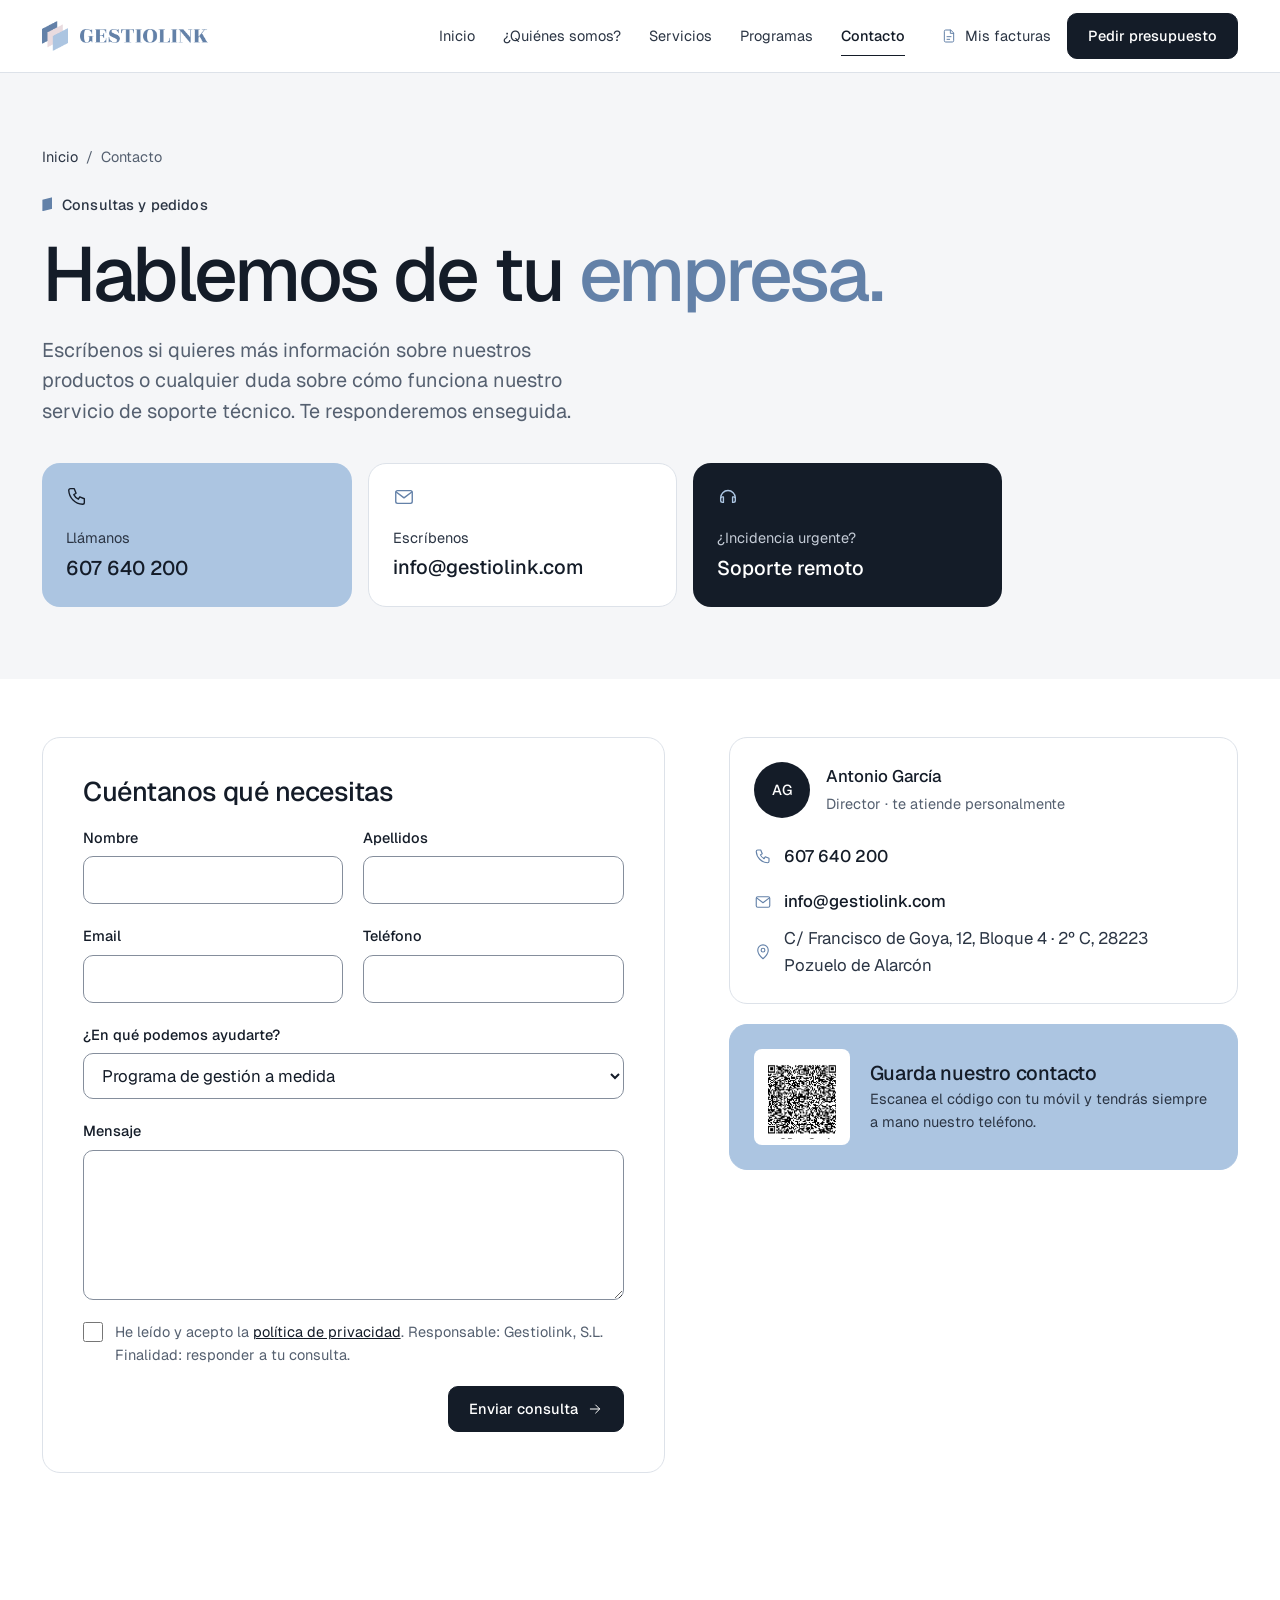
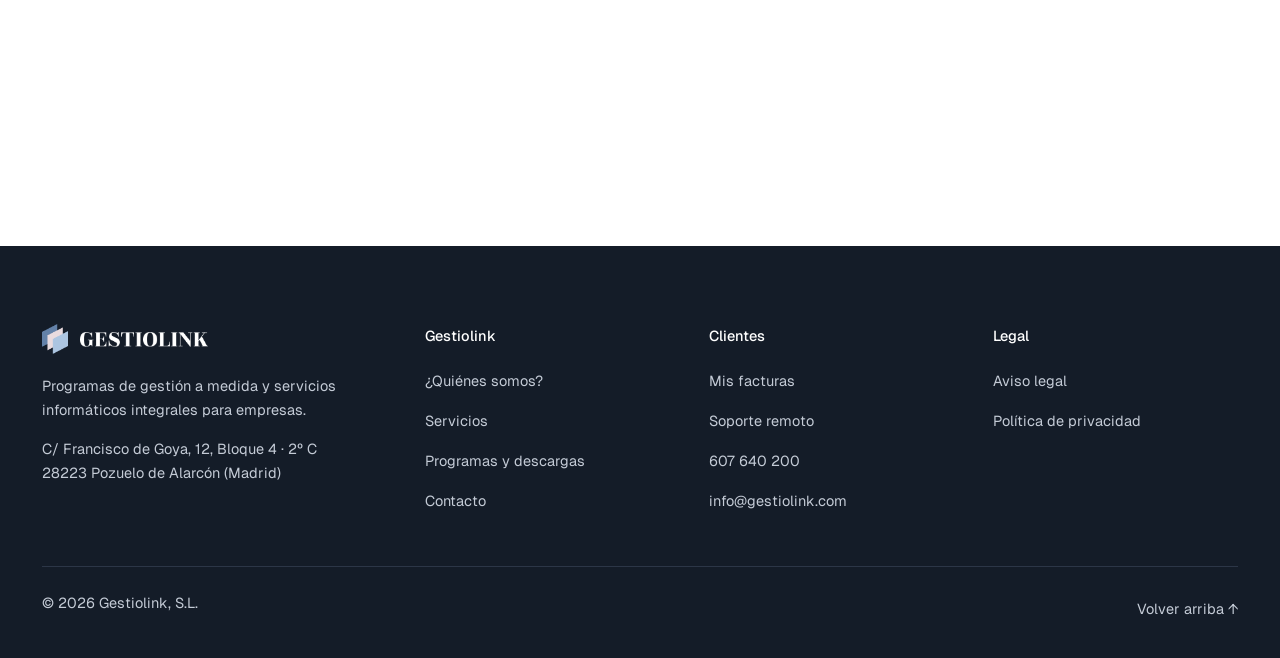
<file: contacto.html>
<!doctype html>
<html lang="es">
<head>
<meta charset="utf-8">
<meta name="viewport" content="width=device-width, initial-scale=1">
<meta name="robots" content="noindex, nofollow">
<title>Contacto · Gestiolink</title>
<meta name="description" content="Contacta con Gestiolink: 607 640 200, info@gestiolink.com. Pozuelo de Alarcón (Madrid). Consultas, pedidos y soporte técnico.">
<link rel="icon" href="assets/isotipo.png">
<link rel="preconnect" href="https://fonts.googleapis.com">
<link rel="preconnect" href="https://fonts.gstatic.com" crossorigin>
<link href="https://fonts.googleapis.com/css2?family=Geist:wght@400;500;600&display=swap" rel="stylesheet">
<link rel="stylesheet" href="assets/styles.css?v=af53b202">
<script>document.documentElement.classList.add("js")</script>
</head>
<body>
<a class="skip" href="#main">Saltar al contenido</a>

<header class="header">
  <div class="wrap">
    <a class="brand" href="index.html" aria-label="Gestiolink, inicio">
      <img src="assets/isotipo.png" alt="" width="176" height="202">
      <img src="assets/wordmark.png" alt="Gestiolink" width="398" height="45">
    </a>
    <nav class="nav" aria-label="Principal">
      <a href="index.html">Inicio</a>
      <a href="quienes-somos.html">¿Quiénes somos?</a>
      <a href="servicios.html">Servicios</a>
      <a href="programas.html">Programas</a>
      <a href="contacto.html" aria-current="page">Contacto</a>
    </nav>
    <div class="header__actions">
      <a class="client" href="https://gestiolink.facturas.gestiolink.com"><svg viewBox="0 0 24 24" fill="none" stroke="currentColor" stroke-width="1.5" stroke-linecap="round" stroke-linejoin="round" aria-hidden="true"><path d="M14 3H7a2 2 0 0 0-2 2v14a2 2 0 0 0 2 2h10a2 2 0 0 0 2-2V8z"/><path d="M14 3v5h5M9 13h6M9 17h4"/></svg>Mis facturas</a>
      <a class="btn btn--dark" href="contacto.html">Pedir presupuesto</a>
    </div>
    <button class="menu-btn" type="button" aria-expanded="false" aria-controls="mnav" aria-label="Abrir menú"><span></span><span></span></button>
  </div>
</header>

<div class="mnav" id="mnav" hidden>
  <nav class="mnav__links" aria-label="Menú móvil">
    <a href="index.html" style="--i:0"><span>Inicio</span><svg viewBox="0 0 24 24" fill="none" stroke="currentColor" stroke-width="1.5" stroke-linecap="round" stroke-linejoin="round" aria-hidden="true"><path d="M5 12h14M13 6l6 6-6 6"/></svg></a>
    <a href="quienes-somos.html" style="--i:1"><span>¿Quiénes somos?</span><svg viewBox="0 0 24 24" fill="none" stroke="currentColor" stroke-width="1.5" stroke-linecap="round" stroke-linejoin="round" aria-hidden="true"><path d="M5 12h14M13 6l6 6-6 6"/></svg></a>
    <a href="servicios.html" style="--i:2"><span>Servicios</span><svg viewBox="0 0 24 24" fill="none" stroke="currentColor" stroke-width="1.5" stroke-linecap="round" stroke-linejoin="round" aria-hidden="true"><path d="M5 12h14M13 6l6 6-6 6"/></svg></a>
    <a href="programas.html" style="--i:3"><span>Programas</span><svg viewBox="0 0 24 24" fill="none" stroke="currentColor" stroke-width="1.5" stroke-linecap="round" stroke-linejoin="round" aria-hidden="true"><path d="M5 12h14M13 6l6 6-6 6"/></svg></a>
    <a href="contacto.html" aria-current="page" style="--i:4"><span>Contacto</span><svg viewBox="0 0 24 24" fill="none" stroke="currentColor" stroke-width="1.5" stroke-linecap="round" stroke-linejoin="round" aria-hidden="true"><path d="M5 12h14M13 6l6 6-6 6"/></svg></a>
  </nav>
  <div class="mnav__foot">
    <div class="mnav__quick">
      <a class="mnav__q" href="tel:+34607640200"><svg viewBox="0 0 24 24" fill="none" stroke="currentColor" stroke-width="1.5" stroke-linecap="round" stroke-linejoin="round" aria-hidden="true"><path d="M5 4h4l2 5-2.5 1.5a11 11 0 0 0 5 5L15 13l5 2v4a2 2 0 0 1-2 2A16 16 0 0 1 3 6a2 2 0 0 1 2-2"/></svg><span>Llamar</span></a>
      <a class="mnav__q" href="https://get.teamviewer.com/2trgch7"><svg viewBox="0 0 24 24" fill="none" stroke="currentColor" stroke-width="1.5" stroke-linecap="round" stroke-linejoin="round" aria-hidden="true"><path d="M4 14a8 8 0 0 1 16 0"/><path d="M4 14v3a2 2 0 0 0 2 2h1v-6H6a2 2 0 0 0-2 2M20 14v3a2 2 0 0 1-2 2h-1v-6h1a2 2 0 0 1 2 2"/></svg><span>Soporte remoto</span></a>
      <a class="mnav__q" href="https://gestiolink.facturas.gestiolink.com"><svg viewBox="0 0 24 24" fill="none" stroke="currentColor" stroke-width="1.5" stroke-linecap="round" stroke-linejoin="round" aria-hidden="true"><path d="M14 3H7a2 2 0 0 0-2 2v14a2 2 0 0 0 2 2h10a2 2 0 0 0 2-2V8z"/><path d="M14 3v5h5M9 13h6M9 17h4"/></svg><span>Mis facturas</span></a>
    </div>
    <a class="btn btn--dark mnav__cta" href="contacto.html">Pedir presupuesto <svg viewBox="0 0 24 24" fill="none" stroke="currentColor" stroke-width="1.5" stroke-linecap="round" stroke-linejoin="round" aria-hidden="true"><path d="M5 12h14M13 6l6 6-6 6"/></svg></a>
    <p class="mnav__info">607 640 200 · info@gestiolink.com</p>
  </div>
</div>

<main id="main">

  <section class="page-hero page-hero--text" aria-labelledby="t">
    <div class="wrap">
      <div>
        <nav class="crumbs" aria-label="Migas de pan"><a href="index.html">Inicio</a><span aria-hidden="true">/</span><span aria-current="page">Contacto</span></nav>
        <span class="eyebrow">Consultas y pedidos</span>
        <h1 id="t">Hablemos de tu <em>empresa.</em></h1>
        <p class="lead">Escríbenos si quieres más información sobre nuestros productos o cualquier duda sobre cómo funciona nuestro servicio de soporte técnico. Te responderemos enseguida.</p>
        <div class="quick">
          <a class="quick__card sky" href="tel:+34607640200"><svg viewBox="0 0 24 24" fill="none" stroke="currentColor" stroke-width="1.5" stroke-linecap="round" stroke-linejoin="round" aria-hidden="true"><path d="M5 4h4l2 5-2.5 1.5a11 11 0 0 0 5 5L15 13l5 2v4a2 2 0 0 1-2 2A16 16 0 0 1 3 6a2 2 0 0 1 2-2"/></svg><span>Llámanos</span><b>607 640 200</b></a>
          <a class="quick__card blush" href="mailto:info@gestiolink.com"><svg viewBox="0 0 24 24" fill="none" stroke="currentColor" stroke-width="1.5" stroke-linecap="round" stroke-linejoin="round" aria-hidden="true"><rect x="3" y="5" width="18" height="14" rx="2"/><path d="m3.5 6.5 8.5 6.5 8.5-6.5"/></svg><span>Escríbenos</span><b>info@gestiolink.com</b></a>
          <a class="quick__card ink" href="https://get.teamviewer.com/2trgch7"><svg viewBox="0 0 24 24" fill="none" stroke="currentColor" stroke-width="1.5" stroke-linecap="round" stroke-linejoin="round" aria-hidden="true"><path d="M4 14a8 8 0 0 1 16 0"/><path d="M4 14v3a2 2 0 0 0 2 2h1v-6H6a2 2 0 0 0-2 2M20 14v3a2 2 0 0 1-2 2h-1v-6h1a2 2 0 0 1 2 2"/></svg><span>¿Incidencia urgente?</span><b>Soporte remoto</b></a>
        </div>
      </div>
    </div>
  </section>

  <section class="section" style="padding-top:clamp(2.5rem, 2rem + 2vw, 4rem)" aria-label="Formulario y datos de contacto">
    <div class="wrap contact">
      <form id="form" novalidate>
        <h2>Cuéntanos qué necesitas</h2>
        <div class="field"><label for="f-name">Nombre</label><input id="f-name" name="name" autocomplete="given-name" required></div>
        <div class="field"><label for="f-last">Apellidos</label><input id="f-last" name="lastname" autocomplete="family-name"></div>
        <div class="field"><label for="f-email">Email</label><input id="f-email" name="email" type="email" autocomplete="email" required></div>
        <div class="field"><label for="f-phone">Teléfono</label><input id="f-phone" name="phone" type="tel" autocomplete="tel"></div>
        <div class="field field--full"><label for="f-topic">¿En qué podemos ayudarte?</label>
          <select id="f-topic" name="topic">
            <option value="programa">Programa de gestión a medida</option>
            <option value="mantenimiento">Mantenimiento informático</option>
            <option value="tecnico">Servicio técnico o reparación</option>
            <option value="redes">Redes y cableado</option>
            <option value="equipos">Equipos, periféricos o consumibles</option>
            <option value="otra">Otra consulta</option>
          </select>
        </div>
        <div class="field field--full"><label for="f-msg">Mensaje</label><textarea id="f-msg" name="message"></textarea></div>
        <label class="consent"><input type="checkbox" required> <span>He leído y acepto la <a href="politica-privacidad.html">política de privacidad</a>. Responsable: Gestiolink, S.L. Finalidad: responder a tu consulta.</span></label>
        <div class="form__foot">
          <p class="form__msg" role="status" aria-live="polite"></p>
          <button class="btn btn--dark" type="submit">Enviar consulta <svg viewBox="0 0 24 24" fill="none" stroke="currentColor" stroke-width="1.5" stroke-linecap="round" stroke-linejoin="round" aria-hidden="true"><path d="M5 12h14M13 6l6 6-6 6"/></svg></button>
        </div>
      </form>

      <aside class="aside" aria-label="Datos de contacto">
        <div class="card">
          <div class="person__head">
            <span class="person__avatar" aria-hidden="true">AG</span>
            <div><b>Antonio García</b><span>Director · te atiende personalmente</span></div>
          </div>
          <ul>
            <li><a href="tel:+34607640200"><svg viewBox="0 0 24 24" fill="none" stroke="currentColor" stroke-width="1.5" stroke-linecap="round" stroke-linejoin="round" aria-hidden="true"><path d="M5 4h4l2 5-2.5 1.5a11 11 0 0 0 5 5L15 13l5 2v4a2 2 0 0 1-2 2A16 16 0 0 1 3 6a2 2 0 0 1 2-2"/></svg>607 640 200</a></li>
            <li><a href="mailto:info@gestiolink.com"><svg viewBox="0 0 24 24" fill="none" stroke="currentColor" stroke-width="1.5" stroke-linecap="round" stroke-linejoin="round" aria-hidden="true"><rect x="3" y="5" width="18" height="14" rx="2"/><path d="m3.5 6.5 8.5 6.5 8.5-6.5"/></svg>info@gestiolink.com</a></li>
            <li><span><svg viewBox="0 0 24 24" fill="none" stroke="currentColor" stroke-width="1.5" stroke-linecap="round" stroke-linejoin="round" aria-hidden="true"><path d="M12 21s-7-6.2-7-11.5a7 7 0 0 1 14 0C19 14.8 12 21 12 21z"/><circle cx="12" cy="9.5" r="2.5"/></svg>C/ Francisco de Goya, 12, Bloque 4 · 2º C, 28223 Pozuelo de Alarcón</span></li>
          </ul>
        </div>
        <div class="card card--sky qr">
          <img src="assets/img/qr-vcard.png" alt="Código QR con la tarjeta de contacto de Gestiolink" width="550" height="660">
          <div><h3>Guarda nuestro contacto</h3><p>Escanea el código con tu móvil y tendrás siempre a mano nuestro teléfono.</p></div>
        </div>
      </aside>
    </div>
    <div class="wrap" style="margin-top:1.25rem">
      <iframe class="map" title="Ubicación de Gestiolink en Pozuelo de Alarcón" loading="lazy" src="https://www.google.com/maps?q=Calle+Francisco+de+Goya+12,+28223+Pozuelo+de+Alarc%C3%B3n&output=embed"></iframe>
    </div>
  </section>
</main>

<footer class="footer">
  <div class="wrap">
    <div class="footer__top">
      <div>
        <a class="brand" href="index.html" aria-label="Gestiolink, inicio">
          <img src="assets/isotipo.png" alt="" width="176" height="202">
          <img src="assets/wordmark.png" alt="Gestiolink" width="398" height="45">
        </a>
        <p>Programas de gestión a medida y servicios informáticos integrales para empresas.</p>
        <address>C/ Francisco de Goya, 12, Bloque 4 · 2º C<br>28223 Pozuelo de Alarcón (Madrid)</address>
      </div>
      <div>
        <h4>Gestiolink</h4>
        <ul><li><a href="quienes-somos.html">¿Quiénes somos?</a></li><li><a href="servicios.html">Servicios</a></li><li><a href="programas.html">Programas y descargas</a></li><li><a href="contacto.html">Contacto</a></li></ul>
      </div>
      <div>
        <h4>Clientes</h4>
        <ul><li><a href="https://gestiolink.facturas.gestiolink.com">Mis facturas</a></li><li><a href="https://get.teamviewer.com/2trgch7">Soporte remoto</a></li><li><a href="tel:+34607640200">607 640 200</a></li><li><a href="mailto:info@gestiolink.com">info@gestiolink.com</a></li></ul>
      </div>
      <div>
        <h4>Legal</h4>
        <ul><li><a href="aviso-legal.html">Aviso legal</a></li><li><a href="politica-privacidad.html">Política de privacidad</a></li></ul>
      </div>
    </div>
    <div class="footer__bottom">
      <span>© <span id="year">2026</span> Gestiolink, S.L.</span>
      <a href="#main">Volver arriba ↑</a>
    </div>
  </div>
</footer>

<script src="assets/main.js?v=af53b202"></script>
</body>
</html>
</file>
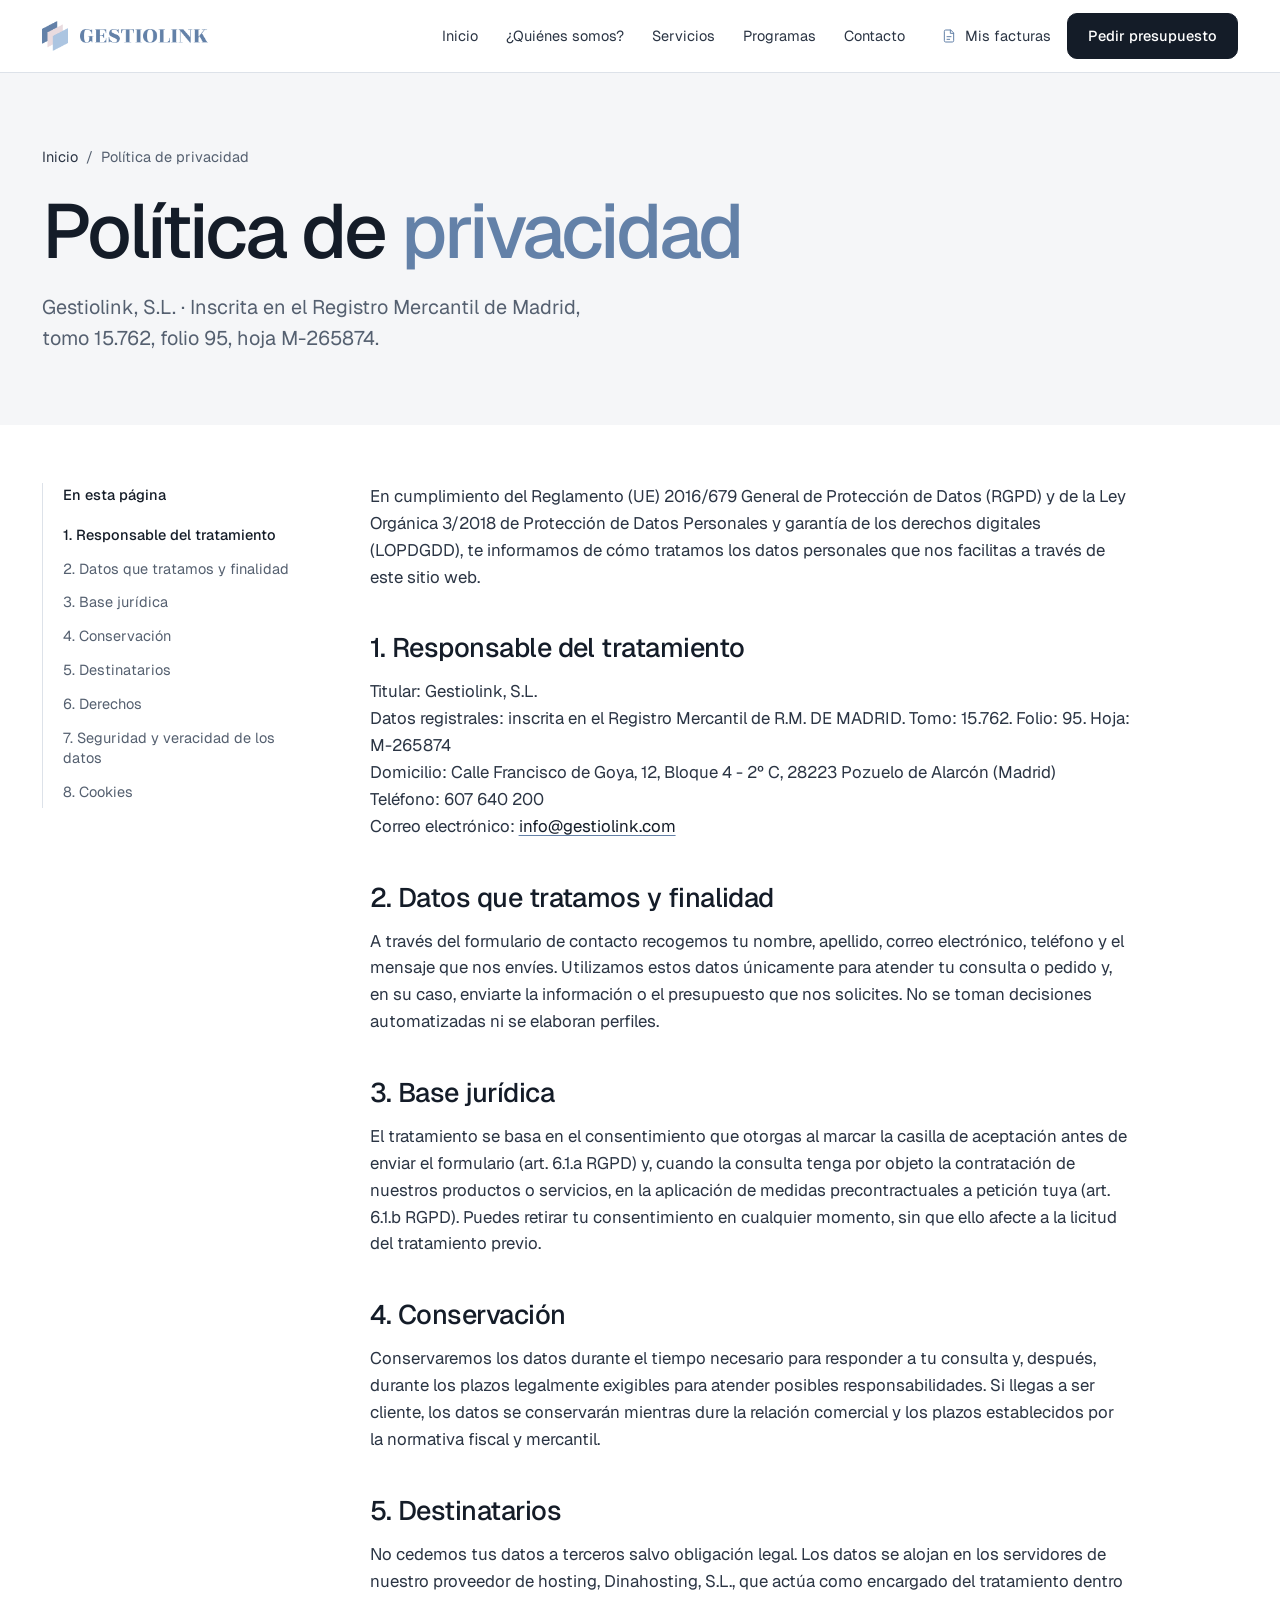
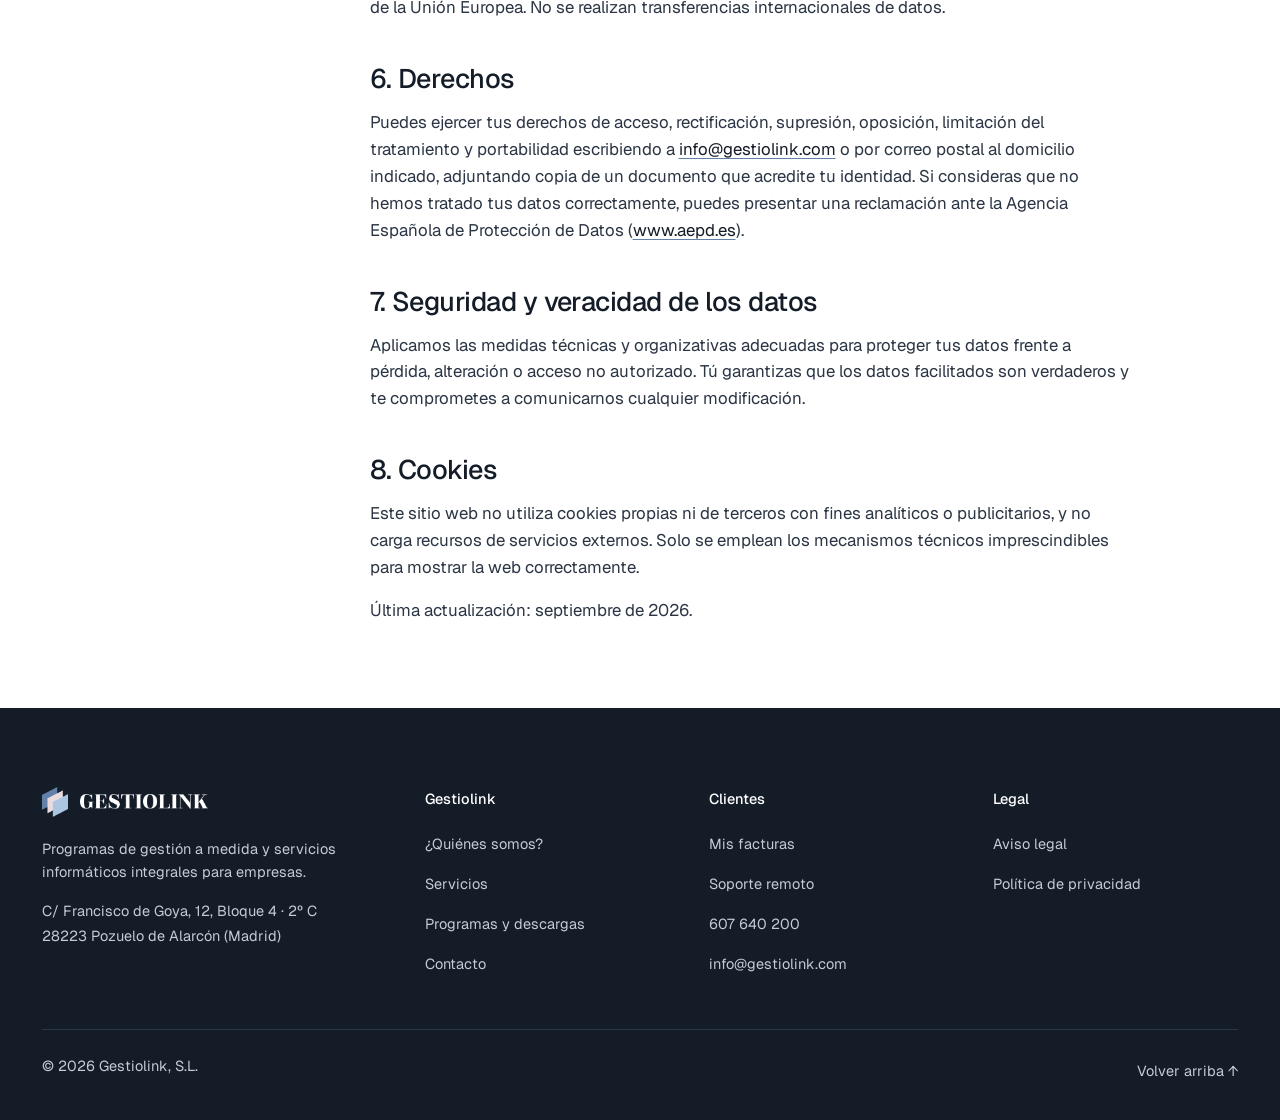
<file: politica-privacidad.html>
<!doctype html>
<html lang="es">
<head>
<meta charset="utf-8">
<meta name="viewport" content="width=device-width, initial-scale=1">
<meta name="robots" content="noindex, nofollow">
<title>Política de privacidad · Gestiolink</title>
<meta name="description" content="Política de privacidad del sitio web de Gestiolink, S.L.">
<link rel="icon" href="assets/isotipo.png">
<link rel="preconnect" href="https://fonts.googleapis.com">
<link rel="preconnect" href="https://fonts.gstatic.com" crossorigin>
<link href="https://fonts.googleapis.com/css2?family=Geist:wght@400;500;600&display=swap" rel="stylesheet">
<link rel="stylesheet" href="assets/styles.css?v=af53b202">
<script>document.documentElement.classList.add("js")</script>
</head>
<body>
<a class="skip" href="#main">Saltar al contenido</a>

<header class="header">
  <div class="wrap">
    <a class="brand" href="index.html" aria-label="Gestiolink, inicio">
      <img src="assets/isotipo.png" alt="" width="176" height="202">
      <img src="assets/wordmark.png" alt="Gestiolink" width="398" height="45">
    </a>
    <nav class="nav" aria-label="Principal">
      <a href="index.html">Inicio</a>
      <a href="quienes-somos.html">¿Quiénes somos?</a>
      <a href="servicios.html">Servicios</a>
      <a href="programas.html">Programas</a>
      <a href="contacto.html">Contacto</a>
    </nav>
    <div class="header__actions">
      <a class="client" href="https://gestiolink.facturas.gestiolink.com"><svg viewBox="0 0 24 24" fill="none" stroke="currentColor" stroke-width="1.5" stroke-linecap="round" stroke-linejoin="round" aria-hidden="true"><path d="M14 3H7a2 2 0 0 0-2 2v14a2 2 0 0 0 2 2h10a2 2 0 0 0 2-2V8z"/><path d="M14 3v5h5M9 13h6M9 17h4"/></svg>Mis facturas</a>
      <a class="btn btn--dark" href="contacto.html">Pedir presupuesto</a>
    </div>
    <button class="menu-btn" type="button" aria-expanded="false" aria-controls="mnav" aria-label="Abrir menú"><span></span><span></span></button>
  </div>
</header>

<div class="mnav" id="mnav" hidden>
  <nav class="mnav__links" aria-label="Menú móvil">
    <a href="index.html" style="--i:0"><span>Inicio</span><svg viewBox="0 0 24 24" fill="none" stroke="currentColor" stroke-width="1.5" stroke-linecap="round" stroke-linejoin="round" aria-hidden="true"><path d="M5 12h14M13 6l6 6-6 6"/></svg></a>
    <a href="quienes-somos.html" style="--i:1"><span>¿Quiénes somos?</span><svg viewBox="0 0 24 24" fill="none" stroke="currentColor" stroke-width="1.5" stroke-linecap="round" stroke-linejoin="round" aria-hidden="true"><path d="M5 12h14M13 6l6 6-6 6"/></svg></a>
    <a href="servicios.html" style="--i:2"><span>Servicios</span><svg viewBox="0 0 24 24" fill="none" stroke="currentColor" stroke-width="1.5" stroke-linecap="round" stroke-linejoin="round" aria-hidden="true"><path d="M5 12h14M13 6l6 6-6 6"/></svg></a>
    <a href="programas.html" style="--i:3"><span>Programas</span><svg viewBox="0 0 24 24" fill="none" stroke="currentColor" stroke-width="1.5" stroke-linecap="round" stroke-linejoin="round" aria-hidden="true"><path d="M5 12h14M13 6l6 6-6 6"/></svg></a>
    <a href="contacto.html" style="--i:4"><span>Contacto</span><svg viewBox="0 0 24 24" fill="none" stroke="currentColor" stroke-width="1.5" stroke-linecap="round" stroke-linejoin="round" aria-hidden="true"><path d="M5 12h14M13 6l6 6-6 6"/></svg></a>
  </nav>
  <div class="mnav__foot">
    <div class="mnav__quick">
      <a class="mnav__q" href="tel:+34607640200"><svg viewBox="0 0 24 24" fill="none" stroke="currentColor" stroke-width="1.5" stroke-linecap="round" stroke-linejoin="round" aria-hidden="true"><path d="M5 4h4l2 5-2.5 1.5a11 11 0 0 0 5 5L15 13l5 2v4a2 2 0 0 1-2 2A16 16 0 0 1 3 6a2 2 0 0 1 2-2"/></svg><span>Llamar</span></a>
      <a class="mnav__q" href="https://get.teamviewer.com/2trgch7"><svg viewBox="0 0 24 24" fill="none" stroke="currentColor" stroke-width="1.5" stroke-linecap="round" stroke-linejoin="round" aria-hidden="true"><path d="M4 14a8 8 0 0 1 16 0"/><path d="M4 14v3a2 2 0 0 0 2 2h1v-6H6a2 2 0 0 0-2 2M20 14v3a2 2 0 0 1-2 2h-1v-6h1a2 2 0 0 1 2 2"/></svg><span>Soporte remoto</span></a>
      <a class="mnav__q" href="https://gestiolink.facturas.gestiolink.com"><svg viewBox="0 0 24 24" fill="none" stroke="currentColor" stroke-width="1.5" stroke-linecap="round" stroke-linejoin="round" aria-hidden="true"><path d="M14 3H7a2 2 0 0 0-2 2v14a2 2 0 0 0 2 2h10a2 2 0 0 0 2-2V8z"/><path d="M14 3v5h5M9 13h6M9 17h4"/></svg><span>Mis facturas</span></a>
    </div>
    <a class="btn btn--dark mnav__cta" href="contacto.html">Pedir presupuesto <svg viewBox="0 0 24 24" fill="none" stroke="currentColor" stroke-width="1.5" stroke-linecap="round" stroke-linejoin="round" aria-hidden="true"><path d="M5 12h14M13 6l6 6-6 6"/></svg></a>
    <p class="mnav__info">607 640 200 · info@gestiolink.com</p>
  </div>
</div>

<main id="main">

  <section class="page-hero page-hero--text" aria-labelledby="t">
    <div class="wrap"><div><nav class="crumbs" aria-label="Migas de pan"><a href="index.html">Inicio</a><span aria-hidden="true">/</span><span aria-current="page">Política de privacidad</span></nav><h1 id="t">Política de <em>privacidad</em></h1><p class="lead">Gestiolink, S.L. · Inscrita en el Registro Mercantil de Madrid, tomo 15.762, folio 95, hoja M-265874.</p></div></div>
  </section>
  <section class="section" style="padding-top:clamp(2.5rem, 2rem + 2vw, 4rem)">
    <div class="wrap legal-grid">
      <nav class="toc" aria-label="En esta página"><p>En esta página</p><ol><li><a href="#s1">1. Responsable del tratamiento</a></li><li><a href="#s2">2. Datos que tratamos y finalidad</a></li><li><a href="#s3">3. Base jurídica</a></li><li><a href="#s4">4. Conservación</a></li><li><a href="#s5">5. Destinatarios</a></li><li><a href="#s6">6. Derechos</a></li><li><a href="#s7">7. Seguridad y veracidad de los datos</a></li><li><a href="#s8">8. Cookies</a></li></ol></nav>
      <div class="legal">
<p>En cumplimiento del Reglamento (UE) 2016/679 General de Protección de Datos (RGPD) y de la Ley Orgánica 3/2018 de Protección de Datos Personales y garantía de los derechos digitales (LOPDGDD), te informamos de cómo tratamos los datos personales que nos facilitas a través de este sitio web.</p>
      <h2 id="s1">1. Responsable del tratamiento</h2>
      <p>Titular: Gestiolink, S.L.<br>
      Datos registrales: inscrita en el Registro Mercantil de R.M. DE MADRID. Tomo: 15.762. Folio: 95. Hoja: M-265874<br>
      Domicilio: Calle Francisco de Goya, 12, Bloque 4 - 2º C, 28223 Pozuelo de Alarcón (Madrid)<br>
      Teléfono: 607 640 200<br>
      Correo electrónico: <a href="mailto:info@gestiolink.com">info@gestiolink.com</a></p>
      <h2 id="s2">2. Datos que tratamos y finalidad</h2>
      <p>A través del formulario de contacto recogemos tu nombre, apellido, correo electrónico, teléfono y el mensaje que nos envíes. Utilizamos estos datos únicamente para atender tu consulta o pedido y, en su caso, enviarte la información o el presupuesto que nos solicites. No se toman decisiones automatizadas ni se elaboran perfiles.</p>
      <h2 id="s3">3. Base jurídica</h2>
      <p>El tratamiento se basa en el consentimiento que otorgas al marcar la casilla de aceptación antes de enviar el formulario (art. 6.1.a RGPD) y, cuando la consulta tenga por objeto la contratación de nuestros productos o servicios, en la aplicación de medidas precontractuales a petición tuya (art. 6.1.b RGPD). Puedes retirar tu consentimiento en cualquier momento, sin que ello afecte a la licitud del tratamiento previo.</p>
      <h2 id="s4">4. Conservación</h2>
      <p>Conservaremos los datos durante el tiempo necesario para responder a tu consulta y, después, durante los plazos legalmente exigibles para atender posibles responsabilidades. Si llegas a ser cliente, los datos se conservarán mientras dure la relación comercial y los plazos establecidos por la normativa fiscal y mercantil.</p>
      <h2 id="s5">5. Destinatarios</h2>
      <p>No cedemos tus datos a terceros salvo obligación legal. Los datos se alojan en los servidores de nuestro proveedor de hosting, Dinahosting, S.L., que actúa como encargado del tratamiento dentro de la Unión Europea. No se realizan transferencias internacionales de datos.</p>
      <h2 id="s6">6. Derechos</h2>
      <p>Puedes ejercer tus derechos de acceso, rectificación, supresión, oposición, limitación del tratamiento y portabilidad escribiendo a <a href="mailto:info@gestiolink.com">info@gestiolink.com</a> o por correo postal al domicilio indicado, adjuntando copia de un documento que acredite tu identidad. Si consideras que no hemos tratado tus datos correctamente, puedes presentar una reclamación ante la Agencia Española de Protección de Datos (<a href="https://www.aepd.es" target="_blank" rel="noopener">www.aepd.es</a>).</p>
      <h2 id="s7">7. Seguridad y veracidad de los datos</h2>
      <p>Aplicamos las medidas técnicas y organizativas adecuadas para proteger tus datos frente a pérdida, alteración o acceso no autorizado. Tú garantizas que los datos facilitados son verdaderos y te comprometes a comunicarnos cualquier modificación.</p>
      <h2 id="s8">8. Cookies</h2>
      <p>Este sitio web no utiliza cookies propias ni de terceros con fines analíticos o publicitarios, y no carga recursos de servicios externos. Solo se emplean los mecanismos técnicos imprescindibles para mostrar la web correctamente.</p>
      <p>Última actualización: septiembre de 2026.</p>
      </div>
    </div>
  </section>
</main>

<footer class="footer">
  <div class="wrap">
    <div class="footer__top">
      <div>
        <a class="brand" href="index.html" aria-label="Gestiolink, inicio">
          <img src="assets/isotipo.png" alt="" width="176" height="202">
          <img src="assets/wordmark.png" alt="Gestiolink" width="398" height="45">
        </a>
        <p>Programas de gestión a medida y servicios informáticos integrales para empresas.</p>
        <address>C/ Francisco de Goya, 12, Bloque 4 · 2º C<br>28223 Pozuelo de Alarcón (Madrid)</address>
      </div>
      <div>
        <h4>Gestiolink</h4>
        <ul><li><a href="quienes-somos.html">¿Quiénes somos?</a></li><li><a href="servicios.html">Servicios</a></li><li><a href="programas.html">Programas y descargas</a></li><li><a href="contacto.html">Contacto</a></li></ul>
      </div>
      <div>
        <h4>Clientes</h4>
        <ul><li><a href="https://gestiolink.facturas.gestiolink.com">Mis facturas</a></li><li><a href="https://get.teamviewer.com/2trgch7">Soporte remoto</a></li><li><a href="tel:+34607640200">607 640 200</a></li><li><a href="mailto:info@gestiolink.com">info@gestiolink.com</a></li></ul>
      </div>
      <div>
        <h4>Legal</h4>
        <ul><li><a href="aviso-legal.html">Aviso legal</a></li><li><a href="politica-privacidad.html">Política de privacidad</a></li></ul>
      </div>
    </div>
    <div class="footer__bottom">
      <span>© <span id="year">2026</span> Gestiolink, S.L.</span>
      <a href="#main">Volver arriba ↑</a>
    </div>
  </div>
</footer>

<script src="assets/main.js?v=af53b202"></script>
</body>
</html>
</file>
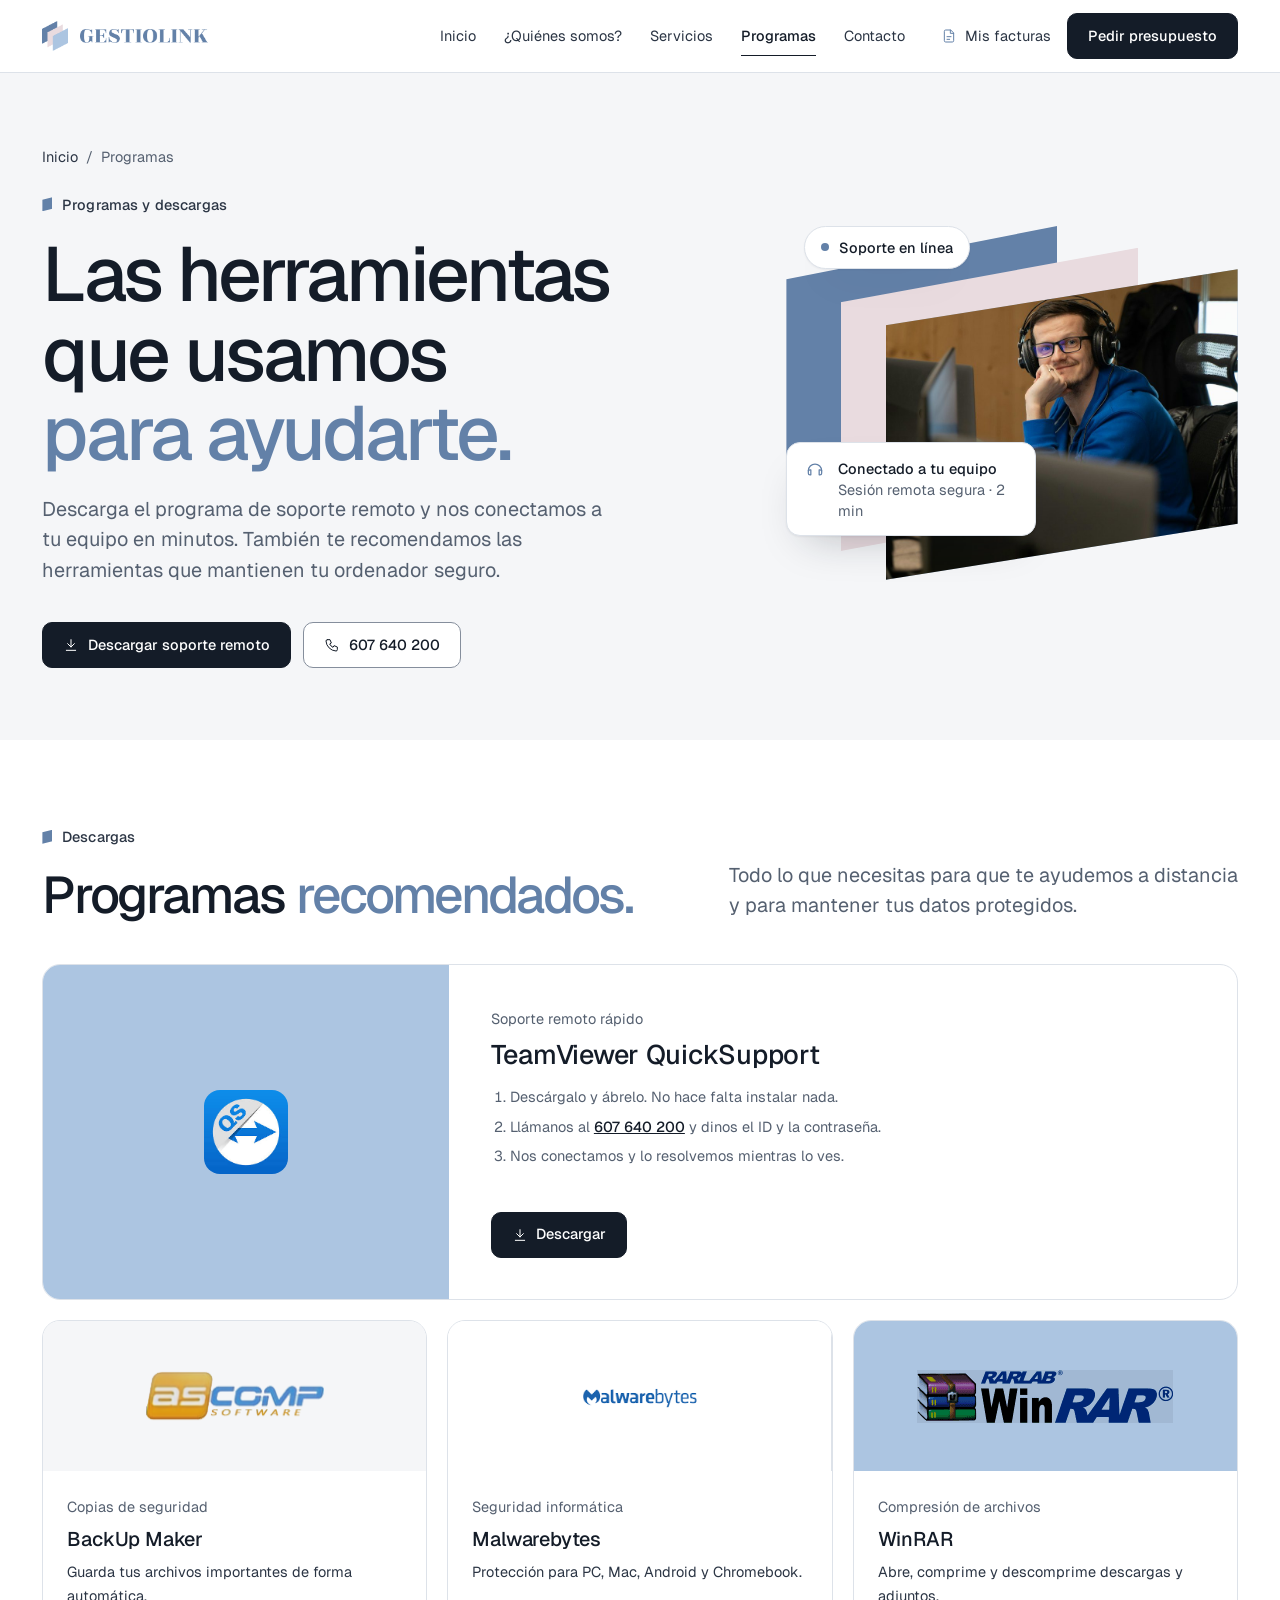
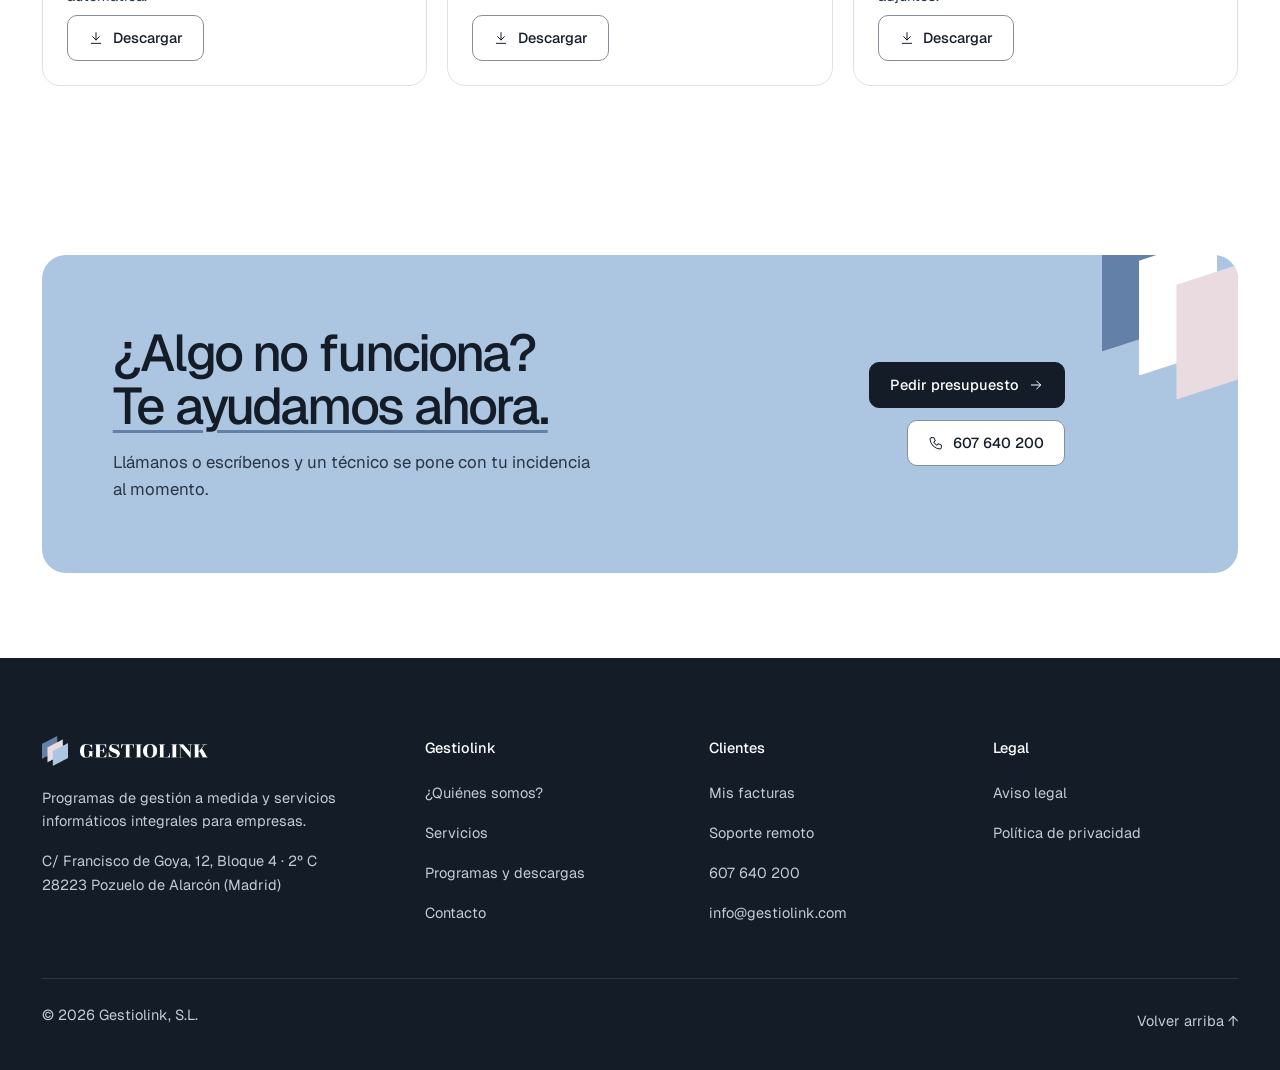
<file: programas.html>
<!doctype html>
<html lang="es">
<head>
<meta charset="utf-8">
<meta name="viewport" content="width=device-width, initial-scale=1">
<meta name="robots" content="noindex, nofollow">
<title>Programas y descargas · Gestiolink</title>
<meta name="description" content="Descarga TeamViewer QuickSupport para recibir soporte remoto inmediato, además de herramientas de seguridad, copias de seguridad y compresión de archivos.">
<link rel="icon" href="assets/isotipo.png">
<link rel="preconnect" href="https://fonts.googleapis.com">
<link rel="preconnect" href="https://fonts.gstatic.com" crossorigin>
<link href="https://fonts.googleapis.com/css2?family=Geist:wght@400;500;600&display=swap" rel="stylesheet">
<link rel="stylesheet" href="assets/styles.css?v=af53b202">
<script>document.documentElement.classList.add("js")</script>
</head>
<body>
<a class="skip" href="#main">Saltar al contenido</a>

<header class="header">
  <div class="wrap">
    <a class="brand" href="index.html" aria-label="Gestiolink, inicio">
      <img src="assets/isotipo.png" alt="" width="176" height="202">
      <img src="assets/wordmark.png" alt="Gestiolink" width="398" height="45">
    </a>
    <nav class="nav" aria-label="Principal">
      <a href="index.html">Inicio</a>
      <a href="quienes-somos.html">¿Quiénes somos?</a>
      <a href="servicios.html">Servicios</a>
      <a href="programas.html" aria-current="page">Programas</a>
      <a href="contacto.html">Contacto</a>
    </nav>
    <div class="header__actions">
      <a class="client" href="https://gestiolink.facturas.gestiolink.com"><svg viewBox="0 0 24 24" fill="none" stroke="currentColor" stroke-width="1.5" stroke-linecap="round" stroke-linejoin="round" aria-hidden="true"><path d="M14 3H7a2 2 0 0 0-2 2v14a2 2 0 0 0 2 2h10a2 2 0 0 0 2-2V8z"/><path d="M14 3v5h5M9 13h6M9 17h4"/></svg>Mis facturas</a>
      <a class="btn btn--dark" href="contacto.html">Pedir presupuesto</a>
    </div>
    <button class="menu-btn" type="button" aria-expanded="false" aria-controls="mnav" aria-label="Abrir menú"><span></span><span></span></button>
  </div>
</header>

<div class="mnav" id="mnav" hidden>
  <nav class="mnav__links" aria-label="Menú móvil">
    <a href="index.html" style="--i:0"><span>Inicio</span><svg viewBox="0 0 24 24" fill="none" stroke="currentColor" stroke-width="1.5" stroke-linecap="round" stroke-linejoin="round" aria-hidden="true"><path d="M5 12h14M13 6l6 6-6 6"/></svg></a>
    <a href="quienes-somos.html" style="--i:1"><span>¿Quiénes somos?</span><svg viewBox="0 0 24 24" fill="none" stroke="currentColor" stroke-width="1.5" stroke-linecap="round" stroke-linejoin="round" aria-hidden="true"><path d="M5 12h14M13 6l6 6-6 6"/></svg></a>
    <a href="servicios.html" style="--i:2"><span>Servicios</span><svg viewBox="0 0 24 24" fill="none" stroke="currentColor" stroke-width="1.5" stroke-linecap="round" stroke-linejoin="round" aria-hidden="true"><path d="M5 12h14M13 6l6 6-6 6"/></svg></a>
    <a href="programas.html" aria-current="page" style="--i:3"><span>Programas</span><svg viewBox="0 0 24 24" fill="none" stroke="currentColor" stroke-width="1.5" stroke-linecap="round" stroke-linejoin="round" aria-hidden="true"><path d="M5 12h14M13 6l6 6-6 6"/></svg></a>
    <a href="contacto.html" style="--i:4"><span>Contacto</span><svg viewBox="0 0 24 24" fill="none" stroke="currentColor" stroke-width="1.5" stroke-linecap="round" stroke-linejoin="round" aria-hidden="true"><path d="M5 12h14M13 6l6 6-6 6"/></svg></a>
  </nav>
  <div class="mnav__foot">
    <div class="mnav__quick">
      <a class="mnav__q" href="tel:+34607640200"><svg viewBox="0 0 24 24" fill="none" stroke="currentColor" stroke-width="1.5" stroke-linecap="round" stroke-linejoin="round" aria-hidden="true"><path d="M5 4h4l2 5-2.5 1.5a11 11 0 0 0 5 5L15 13l5 2v4a2 2 0 0 1-2 2A16 16 0 0 1 3 6a2 2 0 0 1 2-2"/></svg><span>Llamar</span></a>
      <a class="mnav__q" href="https://get.teamviewer.com/2trgch7"><svg viewBox="0 0 24 24" fill="none" stroke="currentColor" stroke-width="1.5" stroke-linecap="round" stroke-linejoin="round" aria-hidden="true"><path d="M4 14a8 8 0 0 1 16 0"/><path d="M4 14v3a2 2 0 0 0 2 2h1v-6H6a2 2 0 0 0-2 2M20 14v3a2 2 0 0 1-2 2h-1v-6h1a2 2 0 0 1 2 2"/></svg><span>Soporte remoto</span></a>
      <a class="mnav__q" href="https://gestiolink.facturas.gestiolink.com"><svg viewBox="0 0 24 24" fill="none" stroke="currentColor" stroke-width="1.5" stroke-linecap="round" stroke-linejoin="round" aria-hidden="true"><path d="M14 3H7a2 2 0 0 0-2 2v14a2 2 0 0 0 2 2h10a2 2 0 0 0 2-2V8z"/><path d="M14 3v5h5M9 13h6M9 17h4"/></svg><span>Mis facturas</span></a>
    </div>
    <a class="btn btn--dark mnav__cta" href="contacto.html">Pedir presupuesto <svg viewBox="0 0 24 24" fill="none" stroke="currentColor" stroke-width="1.5" stroke-linecap="round" stroke-linejoin="round" aria-hidden="true"><path d="M5 12h14M13 6l6 6-6 6"/></svg></a>
    <p class="mnav__info">607 640 200 · info@gestiolink.com</p>
  </div>
</div>

<main id="main">

  <section class="page-hero" aria-labelledby="t">
    <div class="wrap">
      <div>
        <nav class="crumbs" aria-label="Migas de pan"><a href="index.html">Inicio</a><span aria-hidden="true">/</span><span aria-current="page">Programas</span></nav>
        <span class="eyebrow">Programas y descargas</span>
        <h1 id="t">Las herramientas que usamos <em>para ayudarte.</em></h1>
        <p class="lead">Descarga el programa de soporte remoto y nos conectamos a tu equipo en minutos. También te recomendamos las herramientas que mantienen tu ordenador seguro.</p>
        <div class="ctas">
          <a class="btn btn--dark" href="https://get.teamviewer.com/2trgch7"><svg viewBox="0 0 24 24" fill="none" stroke="currentColor" stroke-width="1.5" stroke-linecap="round" stroke-linejoin="round" aria-hidden="true"><path d="M12 4v11M7 10l5 5 5-5M5 20h14"/></svg>Descargar soporte remoto</a>
          <a class="btn btn--ghost" href="tel:+34607640200"><svg viewBox="0 0 24 24" fill="none" stroke="currentColor" stroke-width="1.5" stroke-linecap="round" stroke-linejoin="round" aria-hidden="true"><path d="M5 4h4l2 5-2.5 1.5a11 11 0 0 0 5 5L15 13l5 2v4a2 2 0 0 1-2 2A16 16 0 0 1 3 6a2 2 0 0 1 2-2"/></svg>607 640 200</a>
        </div>
      </div>
      <div class="visual visual--wide" data-parallax>
        <div class="float f3" aria-hidden="true"><span class="live"></span>Soporte en línea</div>
        <div class="shape s1" aria-hidden="true" data-depth="18"></div>
        <div class="shape s2" aria-hidden="true" data-depth="10"></div>
        <div class="photo" data-depth="4"><img src="assets/img/soporte.jpg" alt="Técnico de soporte con auriculares atendiendo a un cliente" width="1200" height="800"></div>
        <div class="float f1" aria-hidden="true"><svg viewBox="0 0 24 24" fill="none" stroke="currentColor" stroke-width="1.5" stroke-linecap="round" stroke-linejoin="round" aria-hidden="true"><path d="M4 14a8 8 0 0 1 16 0"/><path d="M4 14v3a2 2 0 0 0 2 2h1v-6H6a2 2 0 0 0-2 2M20 14v3a2 2 0 0 1-2 2h-1v-6h1a2 2 0 0 1 2 2"/></svg><div><b>Conectado a tu equipo</b><span>Sesión remota segura · 2 min</span></div></div>
      </div>
    </div>
  </section>

  <section class="section" aria-labelledby="p1">
    <div class="wrap">
      <div class="section__head">
        <div>
          <span class="eyebrow">Descargas</span>
          <h2 id="p1">Programas <em>recomendados.</em></h2>
        </div>
        <p class="lead">Todo lo que necesitas para que te ayudemos a distancia y para mantener tus datos protegidos.</p>
      </div>
      <div class="dl-grid">
        <article class="dl dl--featured">
          <div class="dl__logo"><img class="tv" src="assets/img/teamviewer-qs.jpg" alt="TeamViewer QuickSupport" width="225" height="225"></div>
          <div class="dl__body">
            <span>Soporte remoto rápido</span>
            <h3>TeamViewer QuickSupport</h3>
            <ol class="dl__steps"><li>Descárgalo y ábrelo. No hace falta instalar nada.</li><li>Llámanos al <a href="tel:+34607640200">607 640 200</a> y dinos el ID y la contraseña.</li><li>Nos conectamos y lo resolvemos mientras lo ves.</li></ol>
            <a class="btn btn--dark" href="https://get.teamviewer.com/2trgch7"><svg viewBox="0 0 24 24" fill="none" stroke="currentColor" stroke-width="1.5" stroke-linecap="round" stroke-linejoin="round" aria-hidden="true"><path d="M12 4v11M7 10l5 5 5-5M5 20h14"/></svg>Descargar</a>
          </div>
        </article>
        <article class="dl">
          <div class="dl__logo"><img src="assets/img/ascomp.png" alt="ASCOMP Software" width="181" height="65"></div>
          <div class="dl__body">
            <span>Copias de seguridad</span>
            <h3>BackUp Maker</h3>
            <p>Guarda tus archivos importantes de forma automática.</p>
            <a class="btn btn--ghost" href="https://www.ascompsoftware.com/en/products/backupmaker/?ref=a1869"><svg viewBox="0 0 24 24" fill="none" stroke="currentColor" stroke-width="1.5" stroke-linecap="round" stroke-linejoin="round" aria-hidden="true"><path d="M12 4v11M7 10l5 5 5-5M5 20h14"/></svg>Descargar</a>
          </div>
        </article>
        <article class="dl">
          <div class="dl__logo"><img src="assets/img/malwarebytes.png" alt="Malwarebytes" width="310" height="163"></div>
          <div class="dl__body">
            <span>Seguridad informática</span>
            <h3>Malwarebytes</h3>
            <p>Protección para PC, Mac, Android y Chromebook.</p>
            <a class="btn btn--ghost" href="https://www.malwarebytes.com/es"><svg viewBox="0 0 24 24" fill="none" stroke="currentColor" stroke-width="1.5" stroke-linecap="round" stroke-linejoin="round" aria-hidden="true"><path d="M12 4v11M7 10l5 5 5-5M5 20h14"/></svg>Descargar</a>
          </div>
        </article>
        <article class="dl">
          <div class="dl__logo"><img src="assets/img/winrar.png" alt="WinRAR" width="256" height="53"></div>
          <div class="dl__body">
            <span>Compresión de archivos</span>
            <h3>WinRAR</h3>
            <p>Abre, comprime y descomprime descargas y adjuntos.</p>
            <a class="btn btn--ghost" href="https://www.winrar.es/descargas"><svg viewBox="0 0 24 24" fill="none" stroke="currentColor" stroke-width="1.5" stroke-linecap="round" stroke-linejoin="round" aria-hidden="true"><path d="M12 4v11M7 10l5 5 5-5M5 20h14"/></svg>Descargar</a>
          </div>
        </article>
      </div>
    </div>
  </section>


  <section class="cta" aria-label="Contacto">
    <div class="wrap">
      <div class="cta__box">
        <div class="cta__shapes" aria-hidden="true"><i></i><i></i><i></i></div>
        <div>
          <h2>¿Algo no funciona? <em>Te ayudamos ahora.</em></h2>
          <p>Llámanos o escríbenos y un técnico se pone con tu incidencia al momento.</p>
        </div>
        <div class="ctas">
          <a class="btn btn--dark" href="contacto.html">Pedir presupuesto <svg viewBox="0 0 24 24" fill="none" stroke="currentColor" stroke-width="1.5" stroke-linecap="round" stroke-linejoin="round" aria-hidden="true"><path d="M5 12h14M13 6l6 6-6 6"/></svg></a>
          <a class="btn btn--ghost" href="tel:+34607640200"><svg viewBox="0 0 24 24" fill="none" stroke="currentColor" stroke-width="1.5" stroke-linecap="round" stroke-linejoin="round" aria-hidden="true"><path d="M5 4h4l2 5-2.5 1.5a11 11 0 0 0 5 5L15 13l5 2v4a2 2 0 0 1-2 2A16 16 0 0 1 3 6a2 2 0 0 1 2-2"/></svg>607 640 200</a>
        </div>
      </div>
    </div>
  </section>
</main>

<footer class="footer">
  <div class="wrap">
    <div class="footer__top">
      <div>
        <a class="brand" href="index.html" aria-label="Gestiolink, inicio">
          <img src="assets/isotipo.png" alt="" width="176" height="202">
          <img src="assets/wordmark.png" alt="Gestiolink" width="398" height="45">
        </a>
        <p>Programas de gestión a medida y servicios informáticos integrales para empresas.</p>
        <address>C/ Francisco de Goya, 12, Bloque 4 · 2º C<br>28223 Pozuelo de Alarcón (Madrid)</address>
      </div>
      <div>
        <h4>Gestiolink</h4>
        <ul><li><a href="quienes-somos.html">¿Quiénes somos?</a></li><li><a href="servicios.html">Servicios</a></li><li><a href="programas.html">Programas y descargas</a></li><li><a href="contacto.html">Contacto</a></li></ul>
      </div>
      <div>
        <h4>Clientes</h4>
        <ul><li><a href="https://gestiolink.facturas.gestiolink.com">Mis facturas</a></li><li><a href="https://get.teamviewer.com/2trgch7">Soporte remoto</a></li><li><a href="tel:+34607640200">607 640 200</a></li><li><a href="mailto:info@gestiolink.com">info@gestiolink.com</a></li></ul>
      </div>
      <div>
        <h4>Legal</h4>
        <ul><li><a href="aviso-legal.html">Aviso legal</a></li><li><a href="politica-privacidad.html">Política de privacidad</a></li></ul>
      </div>
    </div>
    <div class="footer__bottom">
      <span>© <span id="year">2026</span> Gestiolink, S.L.</span>
      <a href="#main">Volver arriba ↑</a>
    </div>
  </div>
</footer>

<script src="assets/main.js?v=af53b202"></script>
</body>
</html>
</file>
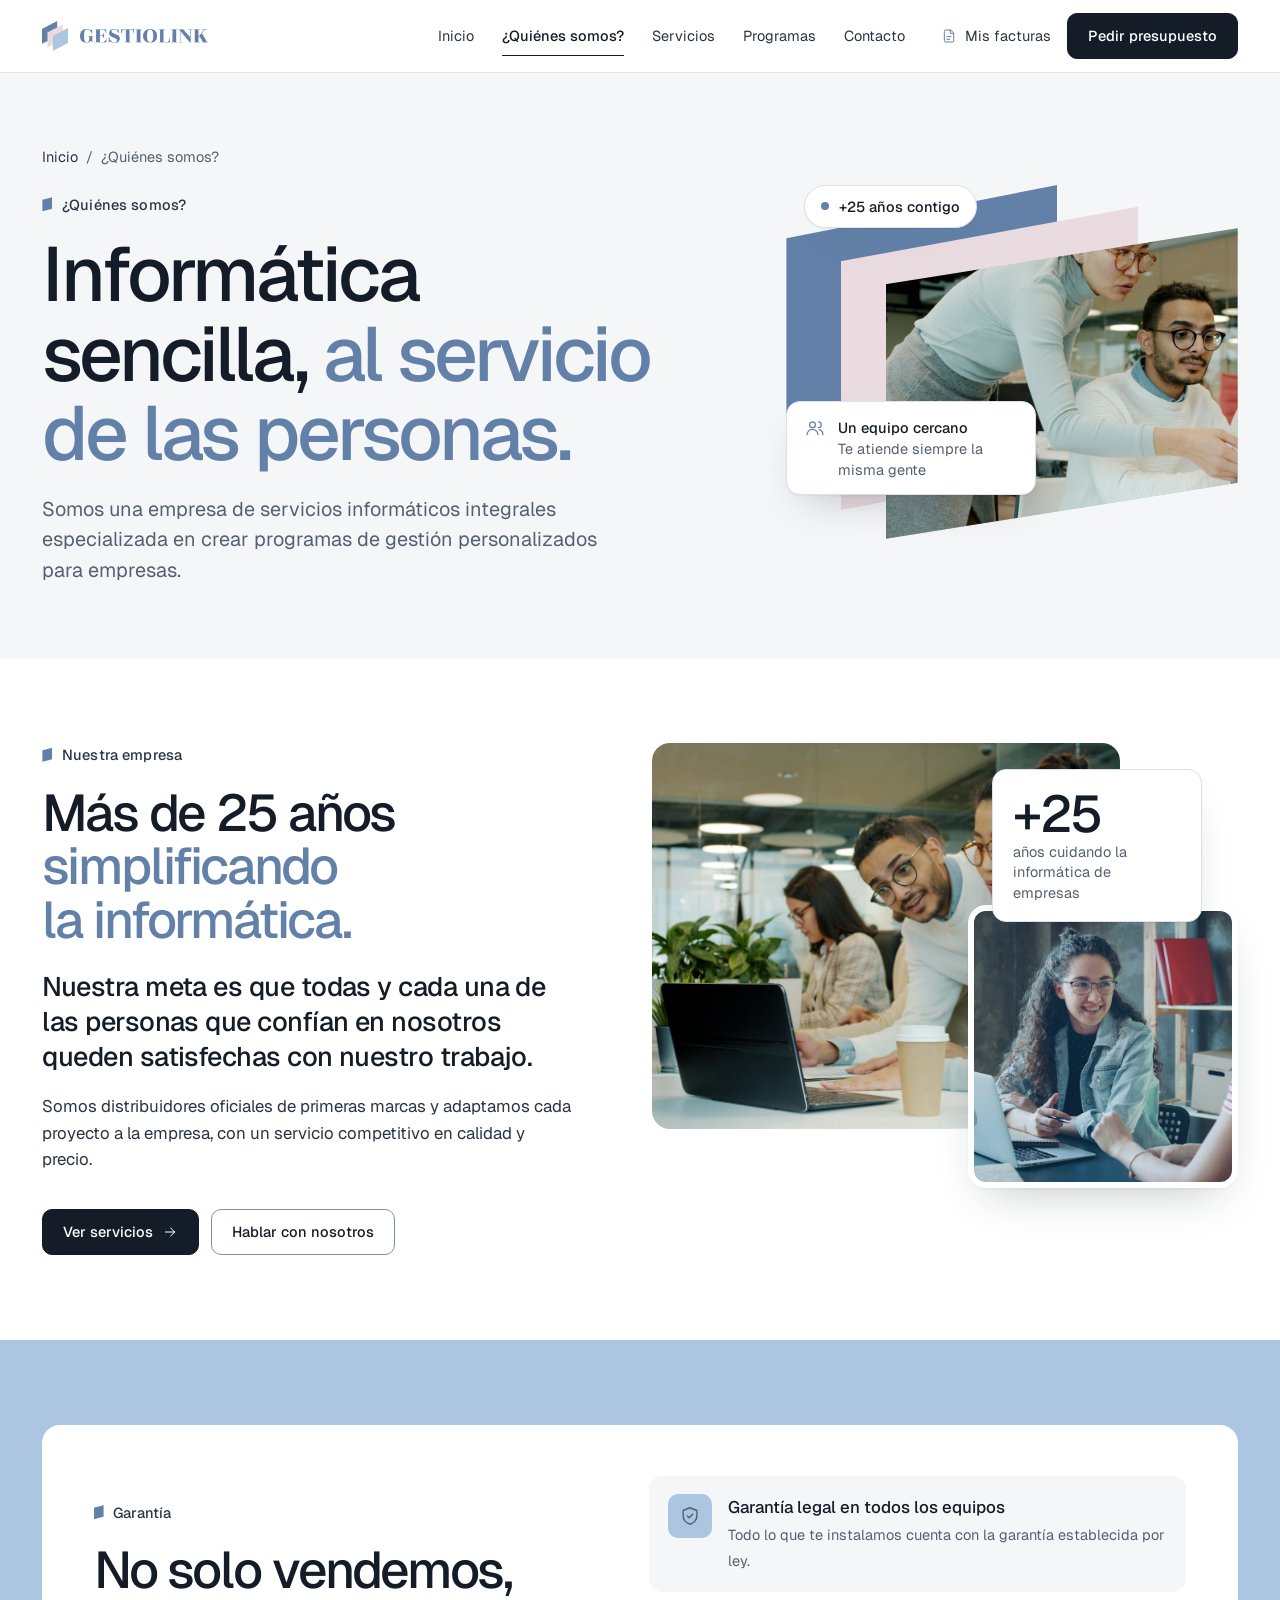
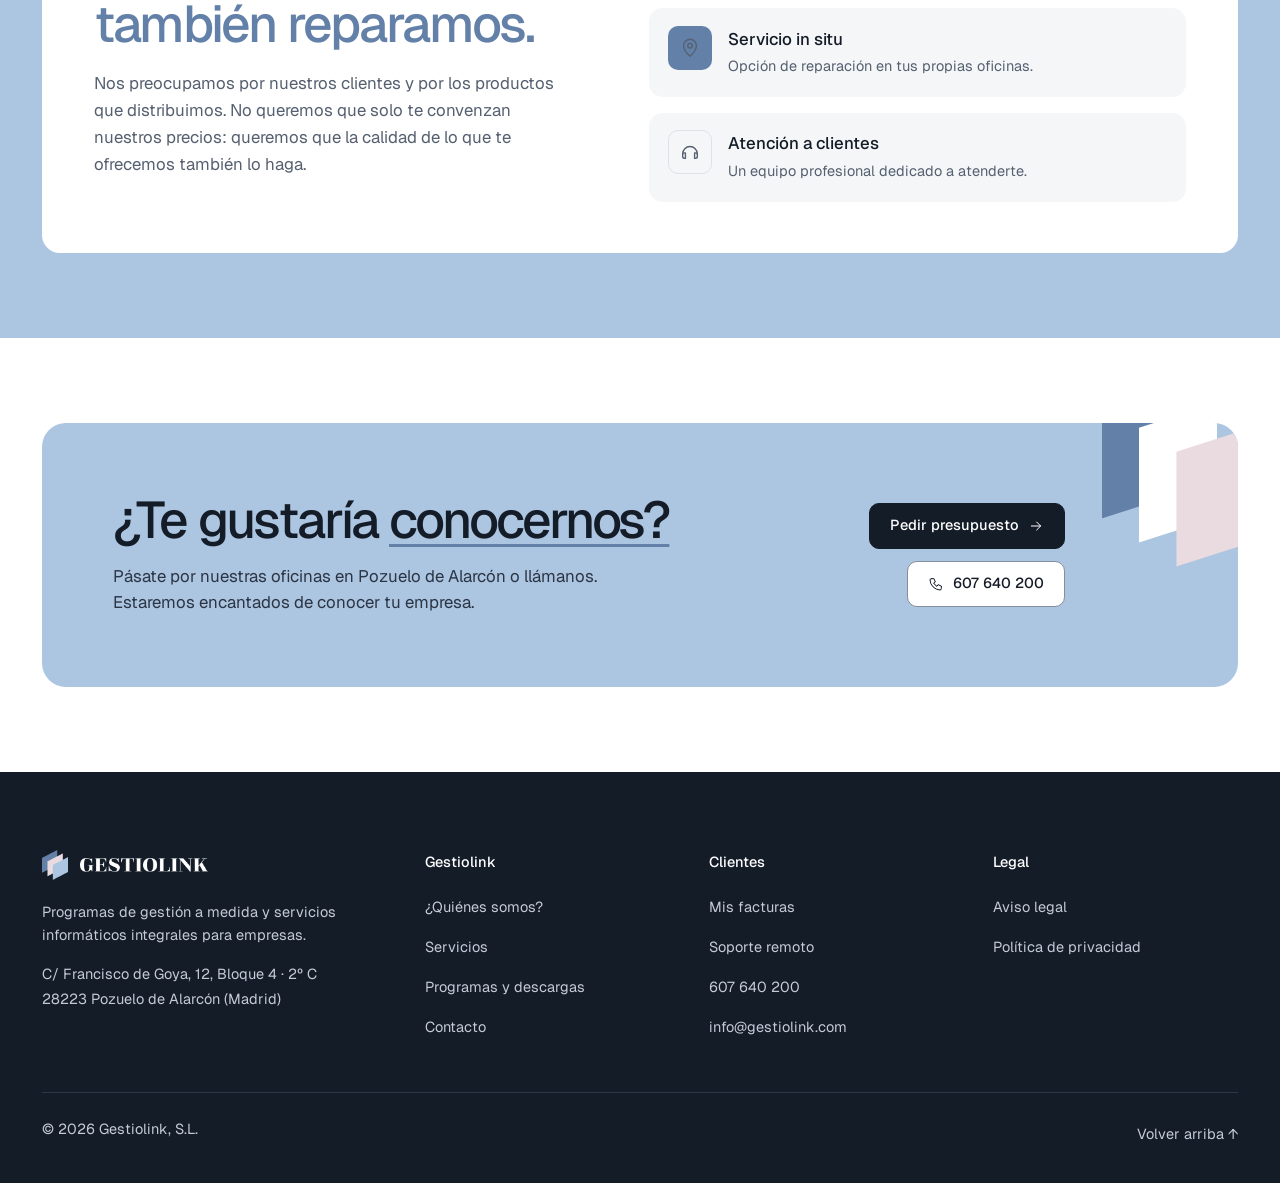
<file: quienes-somos.html>
<!doctype html>
<html lang="es">
<head>
<meta charset="utf-8">
<meta name="viewport" content="width=device-width, initial-scale=1">
<meta name="robots" content="noindex, nofollow">
<title>¿Quiénes somos? · Gestiolink</title>
<meta name="description" content="Empresa de servicios informáticos integrales especializada en programas de gestión a medida. Más de 25 años, distribuidores oficiales y garantía en todo lo que instalamos.">
<link rel="icon" href="assets/isotipo.png">
<link rel="preconnect" href="https://fonts.googleapis.com">
<link rel="preconnect" href="https://fonts.gstatic.com" crossorigin>
<link href="https://fonts.googleapis.com/css2?family=Geist:wght@400;500;600&display=swap" rel="stylesheet">
<link rel="stylesheet" href="assets/styles.css?v=af53b202">
<script>document.documentElement.classList.add("js")</script>
</head>
<body>
<a class="skip" href="#main">Saltar al contenido</a>

<header class="header">
  <div class="wrap">
    <a class="brand" href="index.html" aria-label="Gestiolink, inicio">
      <img src="assets/isotipo.png" alt="" width="176" height="202">
      <img src="assets/wordmark.png" alt="Gestiolink" width="398" height="45">
    </a>
    <nav class="nav" aria-label="Principal">
      <a href="index.html">Inicio</a>
      <a href="quienes-somos.html" aria-current="page">¿Quiénes somos?</a>
      <a href="servicios.html">Servicios</a>
      <a href="programas.html">Programas</a>
      <a href="contacto.html">Contacto</a>
    </nav>
    <div class="header__actions">
      <a class="client" href="https://gestiolink.facturas.gestiolink.com"><svg viewBox="0 0 24 24" fill="none" stroke="currentColor" stroke-width="1.5" stroke-linecap="round" stroke-linejoin="round" aria-hidden="true"><path d="M14 3H7a2 2 0 0 0-2 2v14a2 2 0 0 0 2 2h10a2 2 0 0 0 2-2V8z"/><path d="M14 3v5h5M9 13h6M9 17h4"/></svg>Mis facturas</a>
      <a class="btn btn--dark" href="contacto.html">Pedir presupuesto</a>
    </div>
    <button class="menu-btn" type="button" aria-expanded="false" aria-controls="mnav" aria-label="Abrir menú"><span></span><span></span></button>
  </div>
</header>

<div class="mnav" id="mnav" hidden>
  <nav class="mnav__links" aria-label="Menú móvil">
    <a href="index.html" style="--i:0"><span>Inicio</span><svg viewBox="0 0 24 24" fill="none" stroke="currentColor" stroke-width="1.5" stroke-linecap="round" stroke-linejoin="round" aria-hidden="true"><path d="M5 12h14M13 6l6 6-6 6"/></svg></a>
    <a href="quienes-somos.html" aria-current="page" style="--i:1"><span>¿Quiénes somos?</span><svg viewBox="0 0 24 24" fill="none" stroke="currentColor" stroke-width="1.5" stroke-linecap="round" stroke-linejoin="round" aria-hidden="true"><path d="M5 12h14M13 6l6 6-6 6"/></svg></a>
    <a href="servicios.html" style="--i:2"><span>Servicios</span><svg viewBox="0 0 24 24" fill="none" stroke="currentColor" stroke-width="1.5" stroke-linecap="round" stroke-linejoin="round" aria-hidden="true"><path d="M5 12h14M13 6l6 6-6 6"/></svg></a>
    <a href="programas.html" style="--i:3"><span>Programas</span><svg viewBox="0 0 24 24" fill="none" stroke="currentColor" stroke-width="1.5" stroke-linecap="round" stroke-linejoin="round" aria-hidden="true"><path d="M5 12h14M13 6l6 6-6 6"/></svg></a>
    <a href="contacto.html" style="--i:4"><span>Contacto</span><svg viewBox="0 0 24 24" fill="none" stroke="currentColor" stroke-width="1.5" stroke-linecap="round" stroke-linejoin="round" aria-hidden="true"><path d="M5 12h14M13 6l6 6-6 6"/></svg></a>
  </nav>
  <div class="mnav__foot">
    <div class="mnav__quick">
      <a class="mnav__q" href="tel:+34607640200"><svg viewBox="0 0 24 24" fill="none" stroke="currentColor" stroke-width="1.5" stroke-linecap="round" stroke-linejoin="round" aria-hidden="true"><path d="M5 4h4l2 5-2.5 1.5a11 11 0 0 0 5 5L15 13l5 2v4a2 2 0 0 1-2 2A16 16 0 0 1 3 6a2 2 0 0 1 2-2"/></svg><span>Llamar</span></a>
      <a class="mnav__q" href="https://get.teamviewer.com/2trgch7"><svg viewBox="0 0 24 24" fill="none" stroke="currentColor" stroke-width="1.5" stroke-linecap="round" stroke-linejoin="round" aria-hidden="true"><path d="M4 14a8 8 0 0 1 16 0"/><path d="M4 14v3a2 2 0 0 0 2 2h1v-6H6a2 2 0 0 0-2 2M20 14v3a2 2 0 0 1-2 2h-1v-6h1a2 2 0 0 1 2 2"/></svg><span>Soporte remoto</span></a>
      <a class="mnav__q" href="https://gestiolink.facturas.gestiolink.com"><svg viewBox="0 0 24 24" fill="none" stroke="currentColor" stroke-width="1.5" stroke-linecap="round" stroke-linejoin="round" aria-hidden="true"><path d="M14 3H7a2 2 0 0 0-2 2v14a2 2 0 0 0 2 2h10a2 2 0 0 0 2-2V8z"/><path d="M14 3v5h5M9 13h6M9 17h4"/></svg><span>Mis facturas</span></a>
    </div>
    <a class="btn btn--dark mnav__cta" href="contacto.html">Pedir presupuesto <svg viewBox="0 0 24 24" fill="none" stroke="currentColor" stroke-width="1.5" stroke-linecap="round" stroke-linejoin="round" aria-hidden="true"><path d="M5 12h14M13 6l6 6-6 6"/></svg></a>
    <p class="mnav__info">607 640 200 · info@gestiolink.com</p>
  </div>
</div>

<main id="main">

  <section class="page-hero" aria-labelledby="t">
    <div class="wrap">
      <div>
        <nav class="crumbs" aria-label="Migas de pan"><a href="index.html">Inicio</a><span aria-hidden="true">/</span><span aria-current="page">¿Quiénes somos?</span></nav>
        <span class="eyebrow">¿Quiénes somos?</span>
        <h1 id="t">Informática sencilla, <em>al servicio de las personas.</em></h1>
        <p class="lead">Somos una empresa de servicios informáticos integrales especializada en crear programas de gestión personalizados para empresas.</p>
      </div>
      <div class="visual visual--wide" data-parallax>
        <div class="float f3" aria-hidden="true"><span class="live"></span>+25 años contigo</div>
        <div class="shape s1" aria-hidden="true" data-depth="18"></div>
        <div class="shape s2" aria-hidden="true" data-depth="10"></div>
        <div class="photo" data-depth="4"><img src="assets/img/equipo.jpg" alt="Técnica ayudando a un cliente frente al ordenador en una oficina" width="1400" height="933"></div>
        <div class="float f1" aria-hidden="true"><svg viewBox="0 0 24 24" fill="none" stroke="currentColor" stroke-width="1.5" stroke-linecap="round" stroke-linejoin="round" aria-hidden="true"><circle cx="9" cy="8" r="3.5"/><path d="M2.5 20a6.5 6.5 0 0 1 13 0M16 4.5a3.5 3.5 0 0 1 0 7M21.5 20a6.5 6.5 0 0 0-4-6"/></svg><div><b>Un equipo cercano</b><span>Te atiende siempre la misma gente</span></div></div>
      </div>
    </div>
  </section>

  <section class="section" aria-labelledby="a1">
    <div class="wrap about">
      <div class="about__text">
        <span class="eyebrow">Nuestra empresa</span>
        <h2 id="a1" style="margin:1rem 0 1.5rem">Más de 25 años <em>simplificando la informática.</em></h2>
        <p class="big">Nuestra meta es que todas y cada una de las personas que confían en nosotros queden satisfechas con nuestro trabajo.</p>
        <p>Somos distribuidores oficiales de primeras marcas y adaptamos cada proyecto a la empresa, con un servicio competitivo en calidad y precio.</p>
        
        <div class="ctas"><a class="btn btn--dark" href="servicios.html">Ver servicios <svg viewBox="0 0 24 24" fill="none" stroke="currentColor" stroke-width="1.5" stroke-linecap="round" stroke-linejoin="round" aria-hidden="true"><path d="M5 12h14M13 6l6 6-6 6"/></svg></a><a class="btn btn--ghost" href="contacto.html">Hablar con nosotros</a></div>
      </div>
      <div class="about__photo collage">
        <img class="c1" src="assets/img/oficina.jpg" alt="Técnico explicando una solución a una clienta en su puesto de trabajo" width="1400" height="933" loading="lazy">
        <img class="c2" src="assets/img/cercania.jpg" alt="Asesora hablando con una clienta junto al portátil" width="1200" height="800" loading="lazy">
        <div class="float stat" aria-hidden="true"><strong data-count="25" data-prefix="+">+25</strong><span>años cuidando la informática de empresas</span></div>
      </div>
    </div>
  </section>

  <section class="section bg-blush" aria-labelledby="a4">
    <div class="wrap">
      <div class="warranty">
        <div>
          <span class="eyebrow">Garantía</span>
          <h2 id="a4">No solo vendemos, <em>también reparamos.</em></h2>
          <p>Nos preocupamos por nuestros clientes y por los productos que distribuimos. No queremos que solo te convenzan nuestros precios: queremos que la calidad de lo que te ofrecemos también lo haga.</p>
        </div>
        <ul>
          <li><span class="ico ico--sky"><svg viewBox="0 0 24 24" fill="none" stroke="currentColor" stroke-width="1.5" stroke-linecap="round" stroke-linejoin="round" aria-hidden="true"><path d="M12 3 4.5 6v5.5c0 4.5 3.2 8.2 7.5 9.5 4.3-1.3 7.5-5 7.5-9.5V6z"/><path d="m9 12 2 2 4-4"/></svg></span><div><b>Garantía legal en todos los equipos</b><span>Todo lo que te instalamos cuenta con la garantía establecida por ley.</span></div></li>
          <li><span class="ico ico--blush"><svg viewBox="0 0 24 24" fill="none" stroke="currentColor" stroke-width="1.5" stroke-linecap="round" stroke-linejoin="round" aria-hidden="true"><path d="M12 21s-7-6.2-7-11.5a7 7 0 0 1 14 0C19 14.8 12 21 12 21z"/><circle cx="12" cy="9.5" r="2.5"/></svg></span><div><b>Servicio in situ</b><span>Opción de reparación en tus propias oficinas.</span></div></li>
          <li><span class="ico ico--line"><svg viewBox="0 0 24 24" fill="none" stroke="currentColor" stroke-width="1.5" stroke-linecap="round" stroke-linejoin="round" aria-hidden="true"><path d="M4 14a8 8 0 0 1 16 0"/><path d="M4 14v3a2 2 0 0 0 2 2h1v-6H6a2 2 0 0 0-2 2M20 14v3a2 2 0 0 1-2 2h-1v-6h1a2 2 0 0 1 2 2"/></svg></span><div><b>Atención a clientes</b><span>Un equipo profesional dedicado a atenderte.</span></div></li>
        </ul>
      </div>
    </div>
  </section>

  <section class="cta" aria-label="Contacto">
    <div class="wrap">
      <div class="cta__box">
        <div class="cta__shapes" aria-hidden="true"><i></i><i></i><i></i></div>
        <div>
          <h2>¿Te gustaría <em>conocernos?</em></h2>
          <p>Pásate por nuestras oficinas en Pozuelo de Alarcón o llámanos. Estaremos encantados de conocer tu empresa.</p>
        </div>
        <div class="ctas">
          <a class="btn btn--dark" href="contacto.html">Pedir presupuesto <svg viewBox="0 0 24 24" fill="none" stroke="currentColor" stroke-width="1.5" stroke-linecap="round" stroke-linejoin="round" aria-hidden="true"><path d="M5 12h14M13 6l6 6-6 6"/></svg></a>
          <a class="btn btn--ghost" href="tel:+34607640200"><svg viewBox="0 0 24 24" fill="none" stroke="currentColor" stroke-width="1.5" stroke-linecap="round" stroke-linejoin="round" aria-hidden="true"><path d="M5 4h4l2 5-2.5 1.5a11 11 0 0 0 5 5L15 13l5 2v4a2 2 0 0 1-2 2A16 16 0 0 1 3 6a2 2 0 0 1 2-2"/></svg>607 640 200</a>
        </div>
      </div>
    </div>
  </section>
</main>

<footer class="footer">
  <div class="wrap">
    <div class="footer__top">
      <div>
        <a class="brand" href="index.html" aria-label="Gestiolink, inicio">
          <img src="assets/isotipo.png" alt="" width="176" height="202">
          <img src="assets/wordmark.png" alt="Gestiolink" width="398" height="45">
        </a>
        <p>Programas de gestión a medida y servicios informáticos integrales para empresas.</p>
        <address>C/ Francisco de Goya, 12, Bloque 4 · 2º C<br>28223 Pozuelo de Alarcón (Madrid)</address>
      </div>
      <div>
        <h4>Gestiolink</h4>
        <ul><li><a href="quienes-somos.html">¿Quiénes somos?</a></li><li><a href="servicios.html">Servicios</a></li><li><a href="programas.html">Programas y descargas</a></li><li><a href="contacto.html">Contacto</a></li></ul>
      </div>
      <div>
        <h4>Clientes</h4>
        <ul><li><a href="https://gestiolink.facturas.gestiolink.com">Mis facturas</a></li><li><a href="https://get.teamviewer.com/2trgch7">Soporte remoto</a></li><li><a href="tel:+34607640200">607 640 200</a></li><li><a href="mailto:info@gestiolink.com">info@gestiolink.com</a></li></ul>
      </div>
      <div>
        <h4>Legal</h4>
        <ul><li><a href="aviso-legal.html">Aviso legal</a></li><li><a href="politica-privacidad.html">Política de privacidad</a></li></ul>
      </div>
    </div>
    <div class="footer__bottom">
      <span>© <span id="year">2026</span> Gestiolink, S.L.</span>
      <a href="#main">Volver arriba ↑</a>
    </div>
  </div>
</footer>

<script src="assets/main.js?v=af53b202"></script>
</body>
</html>
</file>
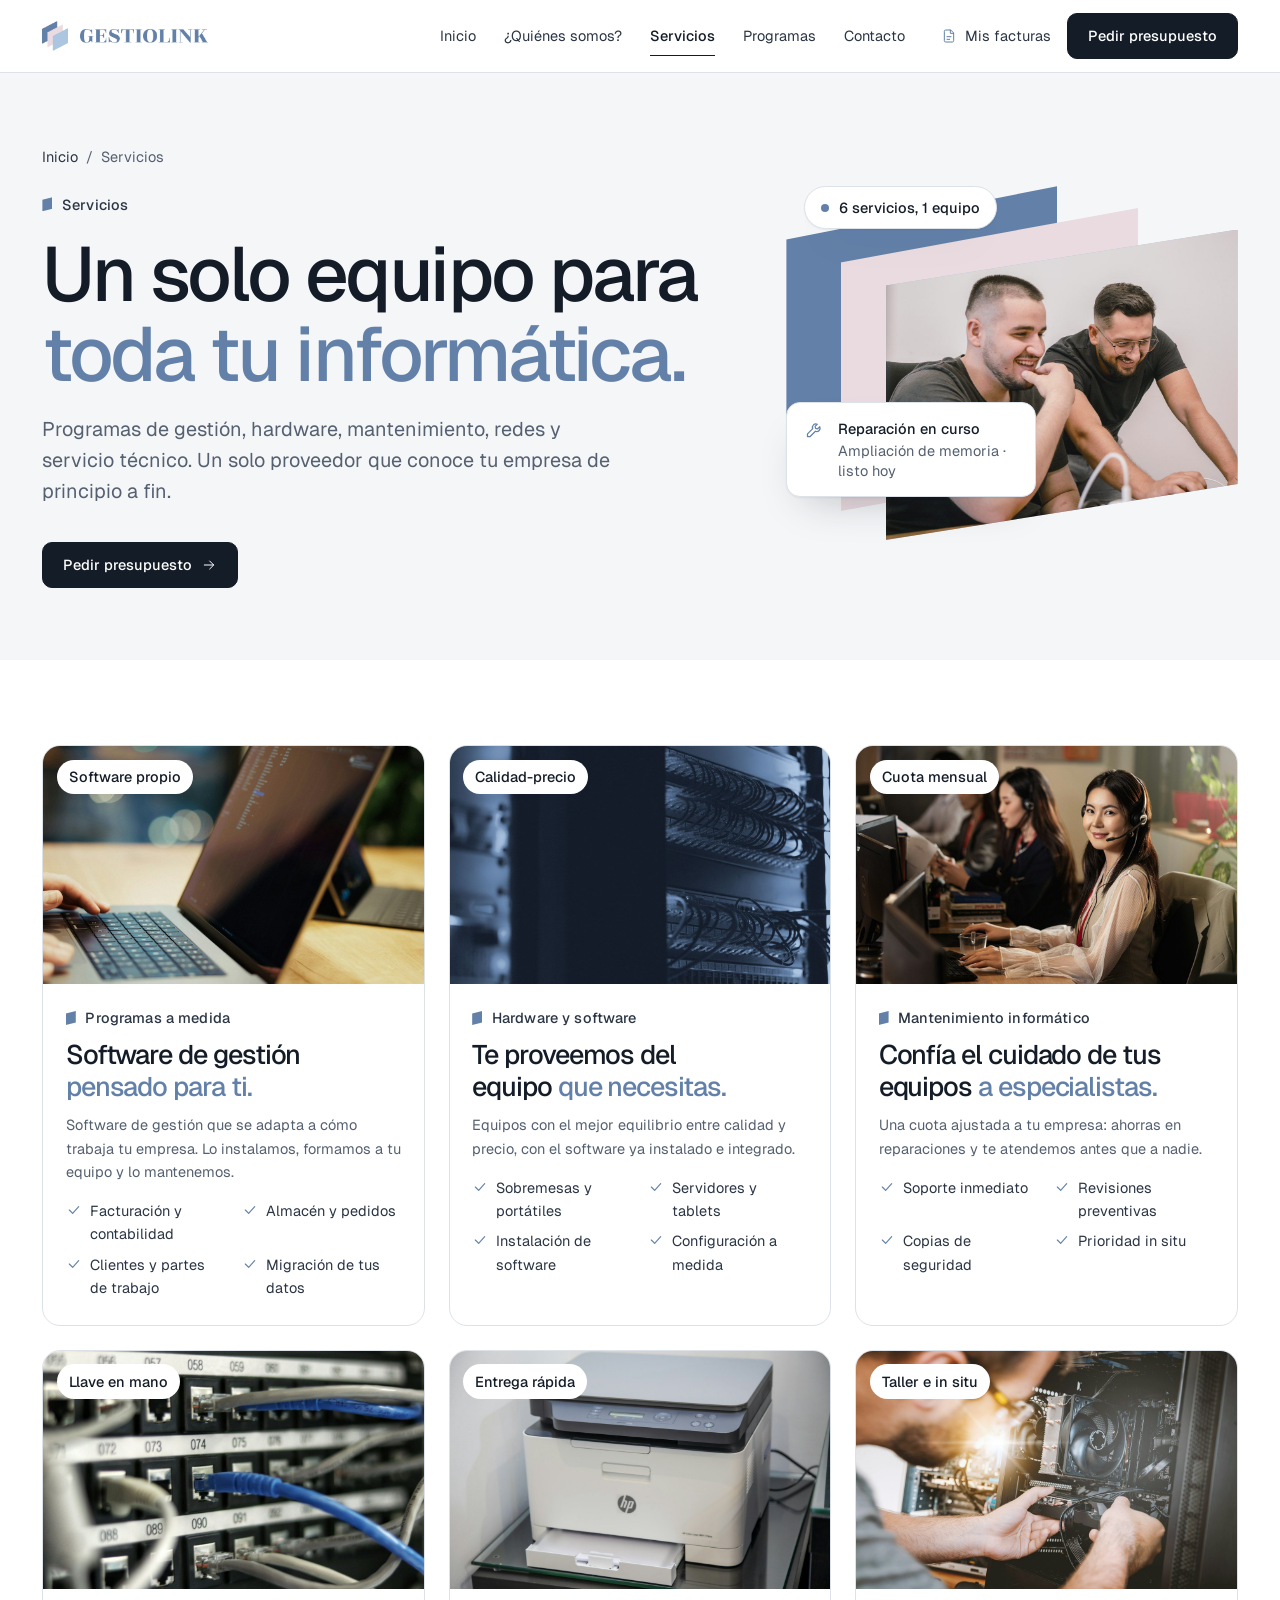
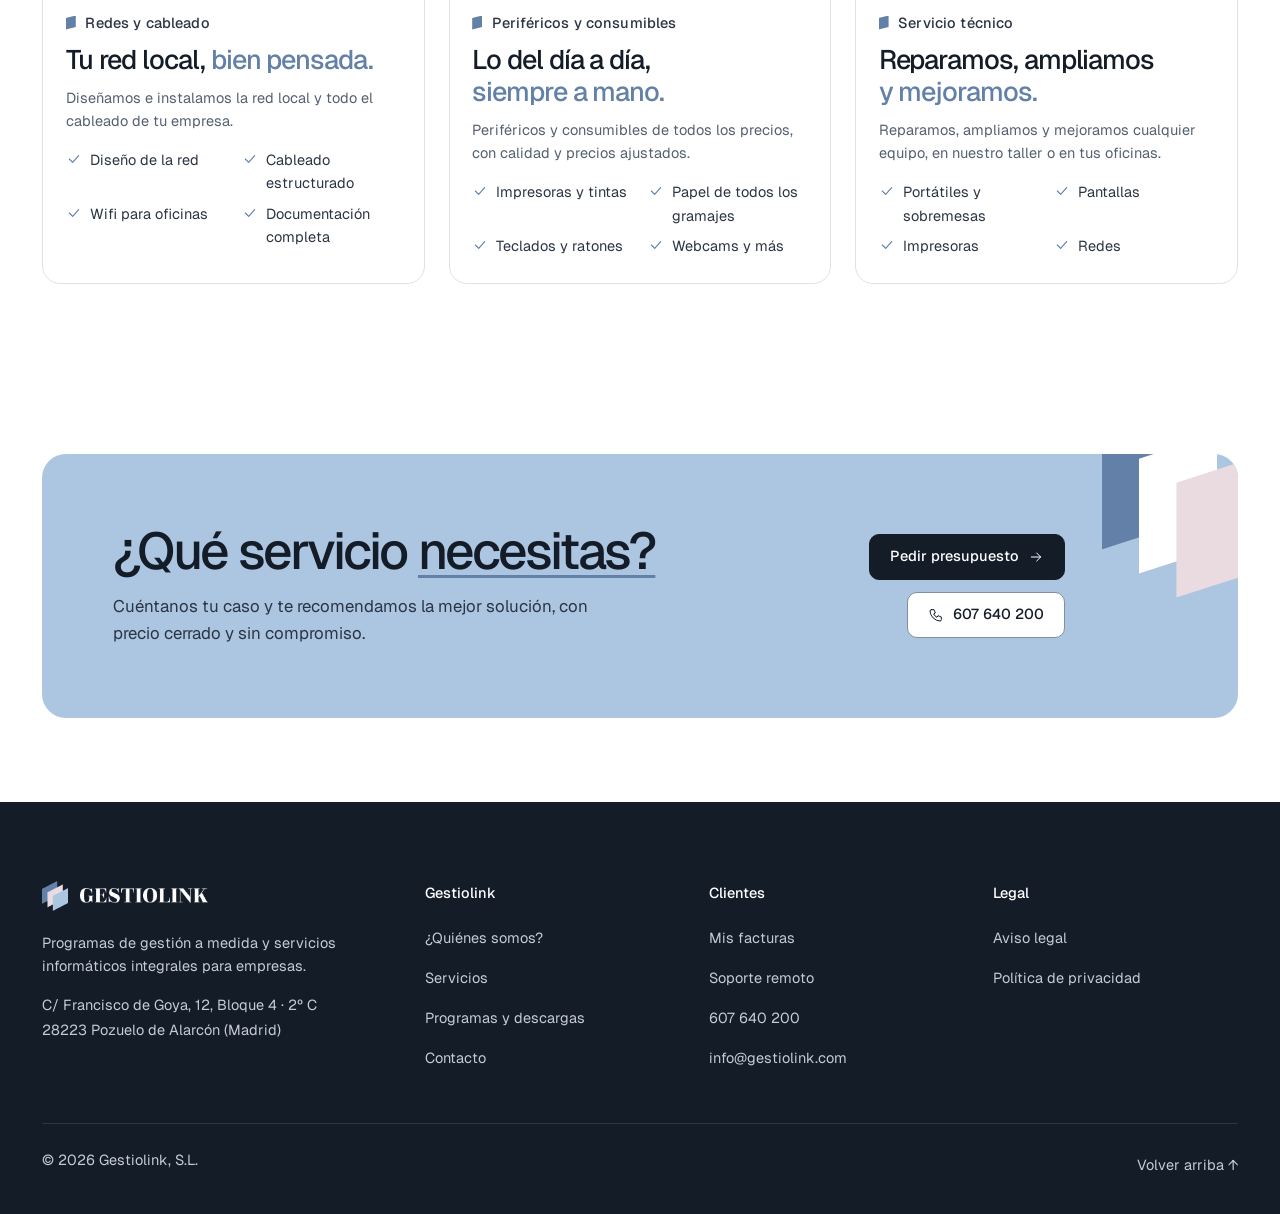
<file: servicios.html>
<!doctype html>
<html lang="es">
<head>
<meta charset="utf-8">
<meta name="viewport" content="width=device-width, initial-scale=1">
<meta name="robots" content="noindex, nofollow">
<title>Servicios · Gestiolink</title>
<meta name="description" content="Programas de gestión a medida, hardware y software, mantenimiento informático, redes y cableado, periféricos y servicio técnico para empresas.">
<link rel="icon" href="assets/isotipo.png">
<link rel="preconnect" href="https://fonts.googleapis.com">
<link rel="preconnect" href="https://fonts.gstatic.com" crossorigin>
<link href="https://fonts.googleapis.com/css2?family=Geist:wght@400;500;600&display=swap" rel="stylesheet">
<link rel="stylesheet" href="assets/styles.css?v=af53b202">
<script>document.documentElement.classList.add("js")</script>
</head>
<body>
<a class="skip" href="#main">Saltar al contenido</a>

<header class="header">
  <div class="wrap">
    <a class="brand" href="index.html" aria-label="Gestiolink, inicio">
      <img src="assets/isotipo.png" alt="" width="176" height="202">
      <img src="assets/wordmark.png" alt="Gestiolink" width="398" height="45">
    </a>
    <nav class="nav" aria-label="Principal">
      <a href="index.html">Inicio</a>
      <a href="quienes-somos.html">¿Quiénes somos?</a>
      <a href="servicios.html" aria-current="page">Servicios</a>
      <a href="programas.html">Programas</a>
      <a href="contacto.html">Contacto</a>
    </nav>
    <div class="header__actions">
      <a class="client" href="https://gestiolink.facturas.gestiolink.com"><svg viewBox="0 0 24 24" fill="none" stroke="currentColor" stroke-width="1.5" stroke-linecap="round" stroke-linejoin="round" aria-hidden="true"><path d="M14 3H7a2 2 0 0 0-2 2v14a2 2 0 0 0 2 2h10a2 2 0 0 0 2-2V8z"/><path d="M14 3v5h5M9 13h6M9 17h4"/></svg>Mis facturas</a>
      <a class="btn btn--dark" href="contacto.html">Pedir presupuesto</a>
    </div>
    <button class="menu-btn" type="button" aria-expanded="false" aria-controls="mnav" aria-label="Abrir menú"><span></span><span></span></button>
  </div>
</header>

<div class="mnav" id="mnav" hidden>
  <nav class="mnav__links" aria-label="Menú móvil">
    <a href="index.html" style="--i:0"><span>Inicio</span><svg viewBox="0 0 24 24" fill="none" stroke="currentColor" stroke-width="1.5" stroke-linecap="round" stroke-linejoin="round" aria-hidden="true"><path d="M5 12h14M13 6l6 6-6 6"/></svg></a>
    <a href="quienes-somos.html" style="--i:1"><span>¿Quiénes somos?</span><svg viewBox="0 0 24 24" fill="none" stroke="currentColor" stroke-width="1.5" stroke-linecap="round" stroke-linejoin="round" aria-hidden="true"><path d="M5 12h14M13 6l6 6-6 6"/></svg></a>
    <a href="servicios.html" aria-current="page" style="--i:2"><span>Servicios</span><svg viewBox="0 0 24 24" fill="none" stroke="currentColor" stroke-width="1.5" stroke-linecap="round" stroke-linejoin="round" aria-hidden="true"><path d="M5 12h14M13 6l6 6-6 6"/></svg></a>
    <a href="programas.html" style="--i:3"><span>Programas</span><svg viewBox="0 0 24 24" fill="none" stroke="currentColor" stroke-width="1.5" stroke-linecap="round" stroke-linejoin="round" aria-hidden="true"><path d="M5 12h14M13 6l6 6-6 6"/></svg></a>
    <a href="contacto.html" style="--i:4"><span>Contacto</span><svg viewBox="0 0 24 24" fill="none" stroke="currentColor" stroke-width="1.5" stroke-linecap="round" stroke-linejoin="round" aria-hidden="true"><path d="M5 12h14M13 6l6 6-6 6"/></svg></a>
  </nav>
  <div class="mnav__foot">
    <div class="mnav__quick">
      <a class="mnav__q" href="tel:+34607640200"><svg viewBox="0 0 24 24" fill="none" stroke="currentColor" stroke-width="1.5" stroke-linecap="round" stroke-linejoin="round" aria-hidden="true"><path d="M5 4h4l2 5-2.5 1.5a11 11 0 0 0 5 5L15 13l5 2v4a2 2 0 0 1-2 2A16 16 0 0 1 3 6a2 2 0 0 1 2-2"/></svg><span>Llamar</span></a>
      <a class="mnav__q" href="https://get.teamviewer.com/2trgch7"><svg viewBox="0 0 24 24" fill="none" stroke="currentColor" stroke-width="1.5" stroke-linecap="round" stroke-linejoin="round" aria-hidden="true"><path d="M4 14a8 8 0 0 1 16 0"/><path d="M4 14v3a2 2 0 0 0 2 2h1v-6H6a2 2 0 0 0-2 2M20 14v3a2 2 0 0 1-2 2h-1v-6h1a2 2 0 0 1 2 2"/></svg><span>Soporte remoto</span></a>
      <a class="mnav__q" href="https://gestiolink.facturas.gestiolink.com"><svg viewBox="0 0 24 24" fill="none" stroke="currentColor" stroke-width="1.5" stroke-linecap="round" stroke-linejoin="round" aria-hidden="true"><path d="M14 3H7a2 2 0 0 0-2 2v14a2 2 0 0 0 2 2h10a2 2 0 0 0 2-2V8z"/><path d="M14 3v5h5M9 13h6M9 17h4"/></svg><span>Mis facturas</span></a>
    </div>
    <a class="btn btn--dark mnav__cta" href="contacto.html">Pedir presupuesto <svg viewBox="0 0 24 24" fill="none" stroke="currentColor" stroke-width="1.5" stroke-linecap="round" stroke-linejoin="round" aria-hidden="true"><path d="M5 12h14M13 6l6 6-6 6"/></svg></a>
    <p class="mnav__info">607 640 200 · info@gestiolink.com</p>
  </div>
</div>

<main id="main">

  <section class="page-hero" aria-labelledby="t">
    <div class="wrap">
      <div>
        <nav class="crumbs" aria-label="Migas de pan"><a href="index.html">Inicio</a><span aria-hidden="true">/</span><span aria-current="page">Servicios</span></nav>
        <span class="eyebrow">Servicios</span>
        <h1 id="t">Un solo equipo para <em>toda tu informática.</em></h1>
        <p class="lead">Programas de gestión, hardware, mantenimiento, redes y servicio técnico. Un solo proveedor que conoce tu empresa de principio a fin.</p>
        <div class="ctas"><a class="btn btn--dark" href="contacto.html">Pedir presupuesto <svg viewBox="0 0 24 24" fill="none" stroke="currentColor" stroke-width="1.5" stroke-linecap="round" stroke-linejoin="round" aria-hidden="true"><path d="M5 12h14M13 6l6 6-6 6"/></svg></a></div>
      </div>
      <div class="visual visual--wide" data-parallax>
        <div class="float f3" aria-hidden="true"><span class="live"></span>6 servicios, 1 equipo</div>
        <div class="shape s1" aria-hidden="true" data-depth="18"></div>
        <div class="shape s2" aria-hidden="true" data-depth="10"></div>
        <div class="photo" data-depth="4"><img src="assets/img/equipo-tecnico.jpg" alt="Dos técnicos revisando un proyecto en el portátil" width="1400" height="933"></div>
        <div class="float f1" aria-hidden="true"><svg viewBox="0 0 24 24" fill="none" stroke="currentColor" stroke-width="1.5" stroke-linecap="round" stroke-linejoin="round" aria-hidden="true"><path d="M14.7 6.3a4 4 0 0 0-5.4 5.2L3 17.8V21h3.2l6.3-6.3a4 4 0 0 0 5.2-5.4l-2.6 2.6-2.4-.6-.6-2.4z"/></svg><div><b>Reparación en curso</b><span>Ampliación de memoria · listo hoy</span></div></div>
      </div>
    </div>
  </section>

  <section class="section" aria-label="Listado de servicios">
    <div class="wrap">
      <div class="sgrid">
        
        <article class="scard" id="programas-a-medida">
          <div class="scard__media"><img src="assets/img/portatil.jpg" alt="Persona trabajando con un programa en el portátil" loading="lazy"><span class="badge">Software propio</span></div>
          <div class="scard__body">
            <span class="eyebrow">Programas a medida</span>
            <h2>Software de gestión <em>pensado para ti.</em></h2>
            <p>Software de gestión que se adapta a cómo trabaja tu empresa. Lo instalamos, formamos a tu equipo y lo mantenemos.</p>
            <ul class="ticks"><li><svg viewBox="0 0 24 24" fill="none" stroke="currentColor" stroke-width="1.75" stroke-linecap="round" stroke-linejoin="round" aria-hidden="true"><path d="m5 12 5 5 9-10"/></svg>Facturación y contabilidad</li><li><svg viewBox="0 0 24 24" fill="none" stroke="currentColor" stroke-width="1.75" stroke-linecap="round" stroke-linejoin="round" aria-hidden="true"><path d="m5 12 5 5 9-10"/></svg>Almacén y pedidos</li><li><svg viewBox="0 0 24 24" fill="none" stroke="currentColor" stroke-width="1.75" stroke-linecap="round" stroke-linejoin="round" aria-hidden="true"><path d="m5 12 5 5 9-10"/></svg>Clientes y partes de trabajo</li><li><svg viewBox="0 0 24 24" fill="none" stroke="currentColor" stroke-width="1.75" stroke-linecap="round" stroke-linejoin="round" aria-hidden="true"><path d="m5 12 5 5 9-10"/></svg>Migración de tus datos</li></ul>
          </div>
        </article>
        
        <article class="scard" id="hardware">
          <div class="scard__media"><img src="assets/img/servidores.jpg" alt="Armario de servidores con el cableado ordenado" loading="lazy"><span class="badge">Calidad-precio</span></div>
          <div class="scard__body">
            <span class="eyebrow">Hardware y software</span>
            <h2>Te proveemos del equipo <em>que necesitas.</em></h2>
            <p>Equipos con el mejor equilibrio entre calidad y precio, con el software ya instalado e integrado.</p>
            <ul class="ticks"><li><svg viewBox="0 0 24 24" fill="none" stroke="currentColor" stroke-width="1.75" stroke-linecap="round" stroke-linejoin="round" aria-hidden="true"><path d="m5 12 5 5 9-10"/></svg>Sobremesas y portátiles</li><li><svg viewBox="0 0 24 24" fill="none" stroke="currentColor" stroke-width="1.75" stroke-linecap="round" stroke-linejoin="round" aria-hidden="true"><path d="m5 12 5 5 9-10"/></svg>Servidores y tablets</li><li><svg viewBox="0 0 24 24" fill="none" stroke="currentColor" stroke-width="1.75" stroke-linecap="round" stroke-linejoin="round" aria-hidden="true"><path d="m5 12 5 5 9-10"/></svg>Instalación de software</li><li><svg viewBox="0 0 24 24" fill="none" stroke="currentColor" stroke-width="1.75" stroke-linecap="round" stroke-linejoin="round" aria-hidden="true"><path d="m5 12 5 5 9-10"/></svg>Configuración a medida</li></ul>
          </div>
        </article>
        
        <article class="scard" id="mantenimiento">
          <div class="scard__media"><img src="assets/img/atencion.jpg" alt="Técnica de soporte atendiendo una llamada con auriculares" loading="lazy"><span class="badge">Cuota mensual</span></div>
          <div class="scard__body">
            <span class="eyebrow">Mantenimiento informático</span>
            <h2>Confía el cuidado de tus equipos <em>a especialistas.</em></h2>
            <p>Una cuota ajustada a tu empresa: ahorras en reparaciones y te atendemos antes que a nadie.</p>
            <ul class="ticks"><li><svg viewBox="0 0 24 24" fill="none" stroke="currentColor" stroke-width="1.75" stroke-linecap="round" stroke-linejoin="round" aria-hidden="true"><path d="m5 12 5 5 9-10"/></svg>Soporte inmediato</li><li><svg viewBox="0 0 24 24" fill="none" stroke="currentColor" stroke-width="1.75" stroke-linecap="round" stroke-linejoin="round" aria-hidden="true"><path d="m5 12 5 5 9-10"/></svg>Revisiones preventivas</li><li><svg viewBox="0 0 24 24" fill="none" stroke="currentColor" stroke-width="1.75" stroke-linecap="round" stroke-linejoin="round" aria-hidden="true"><path d="m5 12 5 5 9-10"/></svg>Copias de seguridad</li><li><svg viewBox="0 0 24 24" fill="none" stroke="currentColor" stroke-width="1.75" stroke-linecap="round" stroke-linejoin="round" aria-hidden="true"><path d="m5 12 5 5 9-10"/></svg>Prioridad in situ</li></ul>
          </div>
        </article>
        
        <article class="scard" id="redes">
          <div class="scard__media"><img src="assets/img/redes.jpg" alt="Panel de conexiones con cables de red azules" loading="lazy"><span class="badge">Llave en mano</span></div>
          <div class="scard__body">
            <span class="eyebrow">Redes y cableado</span>
            <h2>Tu red local, <em>bien pensada.</em></h2>
            <p>Diseñamos e instalamos la red local y todo el cableado de tu empresa.</p>
            <ul class="ticks"><li><svg viewBox="0 0 24 24" fill="none" stroke="currentColor" stroke-width="1.75" stroke-linecap="round" stroke-linejoin="round" aria-hidden="true"><path d="m5 12 5 5 9-10"/></svg>Diseño de la red</li><li><svg viewBox="0 0 24 24" fill="none" stroke="currentColor" stroke-width="1.75" stroke-linecap="round" stroke-linejoin="round" aria-hidden="true"><path d="m5 12 5 5 9-10"/></svg>Cableado estructurado</li><li><svg viewBox="0 0 24 24" fill="none" stroke="currentColor" stroke-width="1.75" stroke-linecap="round" stroke-linejoin="round" aria-hidden="true"><path d="m5 12 5 5 9-10"/></svg>Wifi para oficinas</li><li><svg viewBox="0 0 24 24" fill="none" stroke="currentColor" stroke-width="1.75" stroke-linecap="round" stroke-linejoin="round" aria-hidden="true"><path d="m5 12 5 5 9-10"/></svg>Documentación completa</li></ul>
          </div>
        </article>
        
        <article class="scard" id="perifericos">
          <div class="scard__media"><img src="assets/img/impresora.jpg" alt="Impresora multifunción en una oficina" loading="lazy"><span class="badge">Entrega rápida</span></div>
          <div class="scard__body">
            <span class="eyebrow">Periféricos y consumibles</span>
            <h2>Lo del día a día, <em>siempre a mano.</em></h2>
            <p>Periféricos y consumibles de todos los precios, con calidad y precios ajustados.</p>
            <ul class="ticks"><li><svg viewBox="0 0 24 24" fill="none" stroke="currentColor" stroke-width="1.75" stroke-linecap="round" stroke-linejoin="round" aria-hidden="true"><path d="m5 12 5 5 9-10"/></svg>Impresoras y tintas</li><li><svg viewBox="0 0 24 24" fill="none" stroke="currentColor" stroke-width="1.75" stroke-linecap="round" stroke-linejoin="round" aria-hidden="true"><path d="m5 12 5 5 9-10"/></svg>Papel de todos los gramajes</li><li><svg viewBox="0 0 24 24" fill="none" stroke="currentColor" stroke-width="1.75" stroke-linecap="round" stroke-linejoin="round" aria-hidden="true"><path d="m5 12 5 5 9-10"/></svg>Teclados y ratones</li><li><svg viewBox="0 0 24 24" fill="none" stroke="currentColor" stroke-width="1.75" stroke-linecap="round" stroke-linejoin="round" aria-hidden="true"><path d="m5 12 5 5 9-10"/></svg>Webcams y más</li></ul>
          </div>
        </article>
        
        <article class="scard" id="tecnico">
          <div class="scard__media"><img src="assets/img/tecnico.jpg" alt="Técnico montando componentes dentro de un ordenador" loading="lazy"><span class="badge">Taller e in situ</span></div>
          <div class="scard__body">
            <span class="eyebrow">Servicio técnico</span>
            <h2>Reparamos, ampliamos <em>y mejoramos.</em></h2>
            <p>Reparamos, ampliamos y mejoramos cualquier equipo, en nuestro taller o en tus oficinas.</p>
            <ul class="ticks"><li><svg viewBox="0 0 24 24" fill="none" stroke="currentColor" stroke-width="1.75" stroke-linecap="round" stroke-linejoin="round" aria-hidden="true"><path d="m5 12 5 5 9-10"/></svg>Portátiles y sobremesas</li><li><svg viewBox="0 0 24 24" fill="none" stroke="currentColor" stroke-width="1.75" stroke-linecap="round" stroke-linejoin="round" aria-hidden="true"><path d="m5 12 5 5 9-10"/></svg>Pantallas</li><li><svg viewBox="0 0 24 24" fill="none" stroke="currentColor" stroke-width="1.75" stroke-linecap="round" stroke-linejoin="round" aria-hidden="true"><path d="m5 12 5 5 9-10"/></svg>Impresoras</li><li><svg viewBox="0 0 24 24" fill="none" stroke="currentColor" stroke-width="1.75" stroke-linecap="round" stroke-linejoin="round" aria-hidden="true"><path d="m5 12 5 5 9-10"/></svg>Redes</li></ul>
          </div>
        </article>
      </div>
    </div>
  </section>

  <section class="cta" aria-label="Contacto">
    <div class="wrap">
      <div class="cta__box">
        <div class="cta__shapes" aria-hidden="true"><i></i><i></i><i></i></div>
        <div>
          <h2>¿Qué servicio <em>necesitas?</em></h2>
          <p>Cuéntanos tu caso y te recomendamos la mejor solución, con precio cerrado y sin compromiso.</p>
        </div>
        <div class="ctas">
          <a class="btn btn--dark" href="contacto.html">Pedir presupuesto <svg viewBox="0 0 24 24" fill="none" stroke="currentColor" stroke-width="1.5" stroke-linecap="round" stroke-linejoin="round" aria-hidden="true"><path d="M5 12h14M13 6l6 6-6 6"/></svg></a>
          <a class="btn btn--ghost" href="tel:+34607640200"><svg viewBox="0 0 24 24" fill="none" stroke="currentColor" stroke-width="1.5" stroke-linecap="round" stroke-linejoin="round" aria-hidden="true"><path d="M5 4h4l2 5-2.5 1.5a11 11 0 0 0 5 5L15 13l5 2v4a2 2 0 0 1-2 2A16 16 0 0 1 3 6a2 2 0 0 1 2-2"/></svg>607 640 200</a>
        </div>
      </div>
    </div>
  </section>
</main>

<footer class="footer">
  <div class="wrap">
    <div class="footer__top">
      <div>
        <a class="brand" href="index.html" aria-label="Gestiolink, inicio">
          <img src="assets/isotipo.png" alt="" width="176" height="202">
          <img src="assets/wordmark.png" alt="Gestiolink" width="398" height="45">
        </a>
        <p>Programas de gestión a medida y servicios informáticos integrales para empresas.</p>
        <address>C/ Francisco de Goya, 12, Bloque 4 · 2º C<br>28223 Pozuelo de Alarcón (Madrid)</address>
      </div>
      <div>
        <h4>Gestiolink</h4>
        <ul><li><a href="quienes-somos.html">¿Quiénes somos?</a></li><li><a href="servicios.html">Servicios</a></li><li><a href="programas.html">Programas y descargas</a></li><li><a href="contacto.html">Contacto</a></li></ul>
      </div>
      <div>
        <h4>Clientes</h4>
        <ul><li><a href="https://gestiolink.facturas.gestiolink.com">Mis facturas</a></li><li><a href="https://get.teamviewer.com/2trgch7">Soporte remoto</a></li><li><a href="tel:+34607640200">607 640 200</a></li><li><a href="mailto:info@gestiolink.com">info@gestiolink.com</a></li></ul>
      </div>
      <div>
        <h4>Legal</h4>
        <ul><li><a href="aviso-legal.html">Aviso legal</a></li><li><a href="politica-privacidad.html">Política de privacidad</a></li></ul>
      </div>
    </div>
    <div class="footer__bottom">
      <span>© <span id="year">2026</span> Gestiolink, S.L.</span>
      <a href="#main">Volver arriba ↑</a>
    </div>
  </div>
</footer>

<script src="assets/main.js?v=af53b202"></script>
</body>
</html>
</file>
<file: assets/styles.css>
/* Gestiolink · hoja de estilos común */
:root{
  /* Paleta: los tres colores del logo + tinta */
  --accent:#6381a8;
  --sky:#acc5e1;
  --blush:#e9dbdf;
  --ink:#141c28;
  --ink-2:#1e2838;
  --text:#2b3544;
  --muted:#556070;
  --line:#dde2e9;
  --control:#858e9c;
  --paper:#f5f6f8;
  --white:#fff;
  --on-ink:#c4cbd6;

  /* Escala tipográfica (6 tamaños) */
  --fs-1:clamp(2.75rem, 1.9rem + 3.6vw, 5rem);
  --fs-2:clamp(2.125rem, 1.7rem + 1.9vw, 3.25rem);
  --fs-3:clamp(1.375rem, 1.2rem + .6vw, 1.75rem);
  --fs-4:clamp(1.125rem, 1.08rem + .2vw, 1.25rem);
  --fs-5:clamp(1rem, .97rem + .1vw, 1.0625rem);
  --fs-6:clamp(.875rem, .86rem + .06vw, .9375rem);

  --sans:"Geist", system-ui, -apple-system, "Segoe UI", sans-serif;
  --radius:10px;
  --r-card:18px;
  --wrap:1536px;
  --gutter:clamp(1rem, .25rem + 3vw, 3rem);
  --section:clamp(3.5rem, 2.5rem + 3.5vw, 5.5rem);
  --shadow:0 1px 2px rgba(20,28,40,.05),0 20px 44px -20px rgba(20,28,40,.28);
  /* Paralelogramo del isotipo: lados verticales, bordes que suben hacia la derecha */
  --para:polygon(0 18%, 100% 0, 100% 82%, 0 100%);
}
*,*::before,*::after{box-sizing:border-box}
html{font-size:100%;-webkit-text-size-adjust:100%;scroll-behavior:smooth}
@media (prefers-reduced-motion:reduce){html{scroll-behavior:auto}*{transition:none!important;animation:none!important}}
body{margin:0;background:var(--white);color:var(--text);font-family:var(--sans);font-size:var(--fs-5);line-height:1.6;-webkit-font-smoothing:antialiased;overflow-x:clip}
img,svg{display:block;max-width:100%}
img{height:auto}
a{color:inherit}
h1,h2,h3,p{margin:0}
h1,h2{font-weight:500;color:var(--ink);letter-spacing:-.04em;line-height:1.04;text-wrap:balance}
h1{font-size:var(--fs-1)}
h2{font-size:var(--fs-2)}
h1 em,h2 em{font-style:normal;color:var(--accent)}
h3{font-size:var(--fs-4);font-weight:500;color:var(--ink);line-height:1.3;letter-spacing:-.01em}
:focus-visible{outline:2px solid var(--accent);outline-offset:3px;border-radius:4px}
.wrap{max-width:var(--wrap);margin-inline:auto;padding-inline:var(--gutter)}
.skip{position:absolute;left:1rem;top:-100px;background:var(--ink);color:var(--white);padding:.75rem 1rem;border-radius:var(--radius);z-index:100;font-size:var(--fs-6)}
.skip:focus{top:1rem}
.eyebrow{display:inline-flex;align-items:center;gap:.6rem;font-size:var(--fs-6);font-weight:500;color:var(--text);letter-spacing:.01em}
.eyebrow::before{content:"";width:10px;height:14px;background:var(--accent);clip-path:var(--para)}
.lead{font-size:var(--fs-4);color:var(--muted);line-height:1.55;max-width:36rem}
.section{padding-block:var(--section)}
section{scroll-margin-top:80px}
.section__head{display:grid;grid-template-columns:1.1fr .9fr;gap:1.5rem 4rem;align-items:end;margin-bottom:clamp(2rem, 1.5rem + 1.5vw, 3rem)}
.section__head h2{margin-top:1rem}
.section__head--center{grid-template-columns:1fr;justify-items:center;text-align:center}
.section__head--center .lead{margin-inline:auto}
@media (max-width:860px){.section__head{grid-template-columns:1fr}}
.bg-paper{background:var(--paper)}
.bg-blush{background:var(--blush)}
.bg-sky{background:var(--sky)}

/* Botones: misma forma en todo el sitio */
.btn{display:inline-flex;align-items:center;justify-content:center;gap:.55rem;min-height:46px;padding:0 1.25rem;border-radius:var(--radius);border:1px solid var(--ink);font:500 var(--fs-6)/1 var(--sans);text-decoration:none;cursor:pointer;transition:background .2s,color .2s,border-color .2s;white-space:nowrap}
.btn svg{width:16px;height:16px;flex:none;transition:transform .2s}
.btn:hover svg{transform:translateX(2px)}
.btn--dark{background:var(--ink);color:var(--white)}
.btn--dark:hover{background:var(--text);border-color:var(--text)}
.btn--ghost{background:var(--white);color:var(--ink);border-color:var(--control)}
.btn--ghost:hover{border-color:var(--ink)}
.btn--light{background:var(--white);color:var(--ink);border-color:var(--white)}
.btn--light:hover{background:var(--blush);border-color:var(--blush)}
.btn--outline-light{background:transparent;color:var(--white);border-color:#8d97a6}
.btn--outline-light:hover{border-color:var(--white)}
.ctas{display:flex;flex-wrap:wrap;gap:.75rem;margin-top:2.25rem}
.link{display:inline-flex;align-items:center;gap:.4rem;font-size:var(--fs-6);font-weight:500;color:var(--ink);text-decoration:none;border-bottom:1px solid var(--accent);padding-bottom:2px;min-height:44px}
.link svg{width:16px;height:16px;transition:transform .2s}
.link:hover svg{transform:translateX(3px)}

/* Cabecera */
.header{position:sticky;top:0;z-index:50;background:rgba(255,255,255,.94);backdrop-filter:saturate(1.4) blur(10px);border-bottom:1px solid var(--line)}
.header .wrap{display:flex;align-items:center;gap:2rem;min-height:72px}
.brand{display:flex;align-items:center;gap:.7rem;text-decoration:none;flex:none}
.brand img:first-child{width:26px;height:auto}
.brand img:last-child{width:128px;height:auto}
.nav{display:flex;gap:1.75rem;margin-left:auto}
.nav a{font-size:var(--fs-6);text-decoration:none;color:var(--text);padding:.5rem 0;border-bottom:1px solid transparent}
.nav a:hover{color:var(--ink);border-color:var(--accent)}
.nav a[aria-current="page"]{color:var(--ink);font-weight:500;border-color:var(--ink)}
.header__actions{display:flex;align-items:center;gap:.75rem}
.client{display:inline-flex;align-items:center;gap:.45rem;font-size:var(--fs-6);text-decoration:none;color:var(--text);min-height:44px;padding-inline:.25rem}
.client svg{width:16px;height:16px;color:var(--accent)}
.client:hover{color:var(--ink)}
.menu-btn{display:none;width:46px;height:46px;border:1px solid var(--control);border-radius:var(--radius);background:none;cursor:pointer;align-items:center;justify-content:center;margin-left:auto;color:var(--ink)}
.menu-btn svg{width:20px;height:20px}
@media (max-width:1080px){
  .nav,.header__actions{display:none}
  .menu-btn{display:inline-flex}
  .header.open .nav,.header.open .header__actions{display:flex}
  .header.open .wrap{flex-wrap:wrap;padding-bottom:1.25rem}
  .header.open .nav{order:3;width:100%;flex-direction:column;gap:0;margin:0}
  .header.open .nav a{padding:.8rem 0;border-bottom:1px solid var(--line)}
  .header.open .header__actions{order:4;width:100%;flex-wrap:wrap;justify-content:space-between}
}

/* Composición en paralelogramos (isotipo) */
.visual{position:relative;aspect-ratio:1/1.02;width:100%;max-width:660px;justify-self:end}
.visual .shape{position:absolute;clip-path:var(--para)}
.visual .s1{inset:0 34% 20% 0;background:var(--accent)}
.visual .s2{inset:8% 18% 12% 16%;background:var(--blush)}
.visual .photo{position:absolute;inset:16% 0 4% 30%;clip-path:var(--para);overflow:hidden;background:var(--sky)}
.visual .photo img{width:100%;height:100%;object-fit:cover;object-position:45% 30%}
.visual--wide{aspect-ratio:1.25/1}
.visual--wide .photo{inset:12% 0 2% 22%}
.visual--wide .s1{inset:0 40% 18% 0}
.visual--wide .s2{inset:6% 22% 10% 12%}
.float{position:absolute;background:var(--white);border:1px solid var(--line);border-radius:14px;box-shadow:var(--shadow);padding:.9rem 1.1rem;display:flex;gap:.8rem;align-items:flex-start}
.float svg{width:20px;height:20px;color:var(--accent);flex:none;margin-top:2px}
.float b{display:block;font-weight:500;color:var(--ink);font-size:var(--fs-6)}
.float span{display:block;font-size:var(--fs-6);color:var(--muted);line-height:1.4}
.f1{left:0;bottom:14%;max-width:250px}
.f2{right:4%;top:6%;flex-direction:column;gap:.1rem;padding:.9rem 1.2rem}
.f2 strong{font-size:var(--fs-3);font-weight:500;letter-spacing:-.03em;color:var(--ink);line-height:1.1}
.bar{display:flex;gap:3px;margin-top:.5rem}
.bar i{width:10px;height:22px;border-radius:2px;background:var(--sky)}
.bar i:nth-child(n+5){background:var(--accent)}
@media (max-width:480px){.f2{top:0;right:0}.f1{bottom:6%}}

/* Hero de portada */
.hero{position:relative;padding-block:clamp(2.5rem, 1.5rem + 4vw, 5rem) clamp(3.5rem, 2.5rem + 4vw, 6rem);overflow:hidden}
.hero .wrap{display:grid;grid-template-columns:1fr 1fr;gap:clamp(2.5rem, 1rem + 5vw, 5rem);align-items:center}
.hero h1{margin:1.25rem 0 1.5rem}
.hero__note{display:flex;align-items:center;gap:.75rem;margin-top:2rem;font-size:var(--fs-6);color:var(--text)}
.hero__note b{font-weight:500;color:var(--ink)}
.hero__note a{color:var(--ink)}
@media (max-width:920px){.hero .wrap{grid-template-columns:1fr}.visual{justify-self:center;max-width:520px}}

/* Cabecera de páginas interiores */
.page-hero{position:relative;overflow:hidden;background:var(--paper);padding-block:clamp(2.5rem, 1.5rem + 4vw, 4.5rem)}
.page-hero .wrap{display:grid;grid-template-columns:1.2fr .8fr;gap:clamp(2rem, 1rem + 4vw, 4.5rem);align-items:center}
.page-hero h1{margin:1rem 0 1.25rem}
.page-hero .visual{max-width:600px}
.page-hero--text .wrap{grid-template-columns:1fr}
.page-hero--text h1{max-width:18ch}
.crumbs{display:flex;gap:.5rem;font-size:var(--fs-6);color:var(--muted);margin-bottom:1.5rem;flex-wrap:wrap}
.crumbs a{color:var(--text);text-decoration:none}
.crumbs a:hover{text-decoration:underline;text-decoration-color:var(--accent)}
@media (max-width:920px){.page-hero .wrap{grid-template-columns:1fr}.page-hero .visual{justify-self:center}}

/* Cifras sobre azul cielo */
.facts{background:var(--sky);padding-block:clamp(2.5rem, 2rem + 2vw, 3.75rem)}
.facts ul{list-style:none;margin:0;padding:0;display:grid;grid-template-columns:repeat(4,1fr)}
.facts li{padding-right:1.5rem}
.facts li+li{padding-left:1.5rem;border-left:1px solid rgba(20,28,40,.18)}
.facts strong{display:block;font-weight:500;letter-spacing:-.04em;font-size:var(--fs-2);line-height:1;color:var(--ink)}
.facts span{display:block;margin-top:.6rem;font-size:var(--fs-6);color:var(--text);max-width:22ch}
@media (max-width:820px){.facts ul{grid-template-columns:1fr 1fr;row-gap:2rem}.facts li:nth-child(3){padding-left:0;border-left:0}}
@media (max-width:400px){.facts ul{grid-template-columns:1fr}.facts li+li{padding-left:0;border-left:0}}

/* Marcas */
.brands{padding-block:clamp(2rem, 1.5rem + 2vw, 3rem);border-bottom:1px solid var(--line)}
.brands .wrap{display:flex;align-items:center;gap:clamp(1.5rem, 1rem + 3vw, 4rem);flex-wrap:wrap;justify-content:space-between}
.brands p{font-size:var(--fs-6);color:var(--muted);max-width:18ch}
.brands ul{list-style:none;margin:0;padding:0;display:flex;align-items:center;gap:clamp(1.5rem, 1rem + 3vw, 4rem);flex-wrap:wrap}
.brands img{height:30px;width:auto;filter:grayscale(1);opacity:.75;transition:filter .2s,opacity .2s;mix-blend-mode:multiply}
.brands img:hover{filter:none;opacity:1}
.brands .tv{height:40px;border-radius:8px}
.brands .mb{height:44px}

/* Programas a medida */
.prog{display:grid;grid-template-columns:1fr 1fr;gap:clamp(2.5rem, 1rem + 5vw, 5.5rem);align-items:center}
.prog h2{margin:1rem 0 1.25rem}
.prog__media{position:relative;padding:0 0 12% 0}
.prog__media > img{width:100%;aspect-ratio:4/3;object-fit:cover;border-radius:var(--r-card)}
.app{position:absolute;right:-4%;bottom:0;width:92%;max-width:500px;background:var(--white);border:1px solid var(--line);border-radius:14px;box-shadow:var(--shadow);overflow:hidden}
.app__bar{display:flex;align-items:center;gap:.4rem;padding:.7rem 1rem;border-bottom:1px solid var(--line);font-size:var(--fs-6);color:var(--muted)}
.app__bar i{width:8px;height:8px;border-radius:50%;background:var(--line)}
.app__bar span{margin-left:.5rem}
.app table{width:100%;border-collapse:collapse;font-size:var(--fs-6);font-variant-numeric:tabular-nums}
.app th{white-space:nowrap;text-align:left;font-weight:500;color:var(--muted);padding:.6rem 1rem;border-bottom:1px solid var(--line)}
.app td{white-space:nowrap;padding:.62rem 1rem;border-bottom:1px solid var(--line);color:var(--ink)}
.app tr:last-child td{border-bottom:0}
.app td:last-child,.app th:last-child{text-align:right}
.tag{display:inline-block;font-size:var(--fs-6);line-height:1;padding:.3rem .55rem;border-radius:6px;background:var(--blush);color:var(--ink)}
.tag--ok{background:var(--sky)}
@media (max-width:1000px){.prog{grid-template-columns:1fr}.app{right:0}}
@media (max-width:520px){.app td:nth-child(3),.app th:nth-child(3){display:none}.app{width:92%}}

.features{list-style:none;margin:2rem 0 0;padding:0;display:grid;gap:1.25rem}
.features li{display:flex;gap:1rem;align-items:flex-start}
.features p{font-size:var(--fs-6);color:var(--muted);margin-top:.2rem}
.ico{width:44px;height:44px;border-radius:var(--radius);display:grid;place-items:center;color:var(--ink);flex:none}
.ico svg{width:22px;height:22px}
.ico--sky{background:var(--sky)}
.ico--blush{background:var(--blush)}
.ico--line{border:1px solid var(--line);color:var(--accent)}

.steps{list-style:none;margin:clamp(3.5rem, 2.5rem + 3vw, 5.5rem) 0 0;padding:clamp(1.75rem, 1.2rem + 2vw, 2.75rem);display:grid;grid-template-columns:repeat(4,1fr);gap:1.5rem;counter-reset:s;background:var(--blush);border-radius:var(--r-card)}
.steps--3{grid-template-columns:repeat(3,1fr);margin-top:0}
.steps li{counter-increment:s;position:relative}
.steps li::before{content:"0" counter(s);display:grid;place-items:center;width:44px;height:44px;border-radius:50%;background:var(--white);font-size:var(--fs-6);color:var(--ink);font-weight:500;margin-bottom:1rem;font-variant-numeric:tabular-nums}
.steps li:not(:last-child)::after{content:"";position:absolute;top:22px;left:56px;right:-.75rem;height:1px;background:rgba(20,28,40,.2)}
.steps p{font-size:var(--fs-6);color:var(--text);margin-top:.35rem}
.steps a{color:var(--ink);font-weight:500}
@media (max-width:900px){.steps,.steps--3{grid-template-columns:1fr 1fr;row-gap:2rem}.steps li::after{display:none}}
@media (max-width:480px){.steps,.steps--3{grid-template-columns:1fr}}

/* Servicios: mosaico */
.bento{display:grid;grid-template-columns:repeat(12,1fr);gap:1.25rem}
.tile{position:relative;border-radius:var(--r-card);overflow:hidden;padding:clamp(1.5rem, 1.2rem + 1vw, 2rem);display:flex;flex-direction:column;gap:.6rem;min-height:220px;text-decoration:none}
.tile p{font-size:var(--fs-6)}
.tile--photo{grid-column:span 7;min-height:360px;justify-content:flex-end;color:var(--white)}
.tile--photo.sm{grid-column:span 5}
.tile--photo img{position:absolute;inset:0;width:100%;height:100%;object-fit:cover;transition:transform .6s ease}
.tile--photo:hover img{transform:scale(1.03)}
.tile--photo::before{content:"";position:absolute;inset:0;background:linear-gradient(to top, rgba(20,28,40,.92) 0%, rgba(20,28,40,.55) 42%, rgba(20,28,40,0) 70%);z-index:1}
.tile--photo > *:not(img){position:relative;z-index:2}
.tile--photo h3{color:var(--white);font-size:var(--fs-3)}
.tile--photo p{color:#e3e7ee;max-width:40ch}
.chip{align-self:flex-start;font-size:var(--fs-6);font-weight:500;padding:.35rem .7rem;border-radius:999px;background:var(--white);color:var(--ink);margin-bottom:auto}
.tile--color{grid-column:span 4;color:var(--text)}
.tile--color svg{width:28px;height:28px;margin-bottom:auto;color:var(--ink)}
.tile--color h3{margin-top:2.5rem}
.tile.sky{background:var(--sky)}
.tile.blush{background:var(--blush)}
.tile.ink{background:var(--ink);color:var(--on-ink)}
.tile.ink h3{color:var(--white)}
.tile.ink svg{color:var(--sky)}
.bento__more{display:flex;justify-content:center;margin-top:2.5rem}
@media (max-width:980px){.tile--photo,.tile--photo.sm{grid-column:span 12;min-height:360px}.tile--color{grid-column:span 6}.tile--color:last-child{grid-column:span 12}}
@media (max-width:600px){.tile--color,.tile--color:last-child{grid-column:span 12}.tile--photo,.tile--photo.sm{min-height:320px}}

/* Bloque oscuro (mantenimiento) */
.dark{background:var(--ink);color:var(--on-ink);position:relative;overflow:hidden}
.dark h2{color:var(--white)}
.dark h2 em{color:var(--sky)}
.dark .eyebrow,.dark .lead{color:var(--on-ink)}
.dark .eyebrow::before{background:var(--sky)}
.maint{display:grid;grid-template-columns:1.05fr .95fr;gap:clamp(2.5rem, 1rem + 5vw, 5.5rem);align-items:center}
.maint h2{margin:1rem 0 1.25rem}
.checks{list-style:none;margin:1.75rem 0 0;padding:0;display:grid;grid-template-columns:1fr 1fr;gap:1rem}
.checks li{border:1px solid #2c3647;border-radius:14px;padding:1.2rem;background:var(--ink-2)}
.checks svg{width:20px;height:20px;color:var(--sky);margin-bottom:.8rem}
.checks b{display:block;font-weight:500;color:var(--white)}
.checks span{font-size:var(--fs-6)}
.maint__media{position:relative;aspect-ratio:1/.95;max-width:620px;width:100%;justify-self:end}
.maint__media .shape{position:absolute;clip-path:var(--para)}
.maint__media .s1{inset:0 30% 18% 0;background:var(--accent)}
.maint__media .photo{position:absolute;inset:10% 0 0 14%;clip-path:var(--para);overflow:hidden}
.maint__media .photo img{width:100%;height:100%;object-fit:cover}
.maint__media .float{left:4%;bottom:12%}
@media (max-width:920px){.maint{grid-template-columns:1fr}.maint__media{max-width:480px;width:100%;justify-self:center}}
@media (max-width:520px){.checks{grid-template-columns:1fr}}

/* Cita */
.quote{background:var(--blush);padding-block:var(--section);overflow:hidden}
.quote .wrap{display:grid;grid-template-columns:auto 1fr;gap:clamp(2rem, 1rem + 4vw, 5rem);align-items:center}
.mark{position:relative;width:clamp(90px, 60px + 8vw, 180px);aspect-ratio:176/202;flex:none}
.mark i{position:absolute;width:62%;height:74%;clip-path:var(--para)}
.mark i:nth-child(1){left:0;top:0;background:var(--accent)}
.mark i:nth-child(2){left:19%;top:13%;background:var(--white)}
.mark i:nth-child(3){left:38%;top:26%;background:var(--sky)}
.quote--sky .mark i:nth-child(3){background:var(--blush)}
.quote blockquote{margin:0;font-size:var(--fs-2);font-weight:500;line-height:1.1;letter-spacing:-.035em;color:var(--ink);max-width:24ch}
.quote blockquote em{font-style:normal;color:var(--ink);text-decoration:underline;text-decoration-color:var(--accent);text-decoration-thickness:3px;text-underline-offset:6px}
.quote p{margin-top:1.5rem;font-size:var(--fs-6);color:var(--text)}
.quote--sky{background:var(--sky)}
.quote--sky blockquote em{color:var(--ink);text-decoration:underline;text-decoration-color:var(--white);text-decoration-thickness:3px;text-underline-offset:6px}
@media (max-width:640px){.quote .wrap{grid-template-columns:1fr}}

/* Clientes */
.cli{display:grid;grid-template-columns:1fr 1fr;gap:1.25rem}
.area{border-radius:var(--r-card);background:var(--sky);padding:clamp(1.75rem, 1.2rem + 2vw, 2.75rem);display:flex;flex-direction:column;gap:1rem;overflow:hidden;position:relative}
.area h3,.support h3{font-size:var(--fs-3)}
.area p{color:var(--text);font-size:var(--fs-6);max-width:34ch}
.invoices{margin-top:.75rem;background:var(--white);border-radius:14px;box-shadow:var(--shadow);overflow:hidden}
.invoices div{display:flex;align-items:center;gap:.75rem;padding:.8rem 1rem;font-size:var(--fs-6);color:var(--ink);font-variant-numeric:tabular-nums}
.invoices div+div{border-top:1px solid var(--line)}
.invoices svg{width:18px;height:18px;color:var(--accent);flex:none}
.invoices span{margin-left:auto;color:var(--muted)}
.area .btn{align-self:flex-start;margin-top:.75rem}
.support{border-radius:var(--r-card);border:1px solid var(--line);overflow:hidden;display:flex;flex-direction:column;background:var(--white)}
.support__top{position:relative;height:220px}
.support__top img{width:100%;height:100%;object-fit:cover;object-position:50% 30%}
.support__top .tv{position:absolute;left:1.5rem;bottom:-28px;width:64px;height:64px;border-radius:14px;border:3px solid var(--white);box-shadow:var(--shadow)}
.support__body{padding:2.5rem clamp(1.5rem, 1.2rem + 1vw, 2rem) clamp(1.5rem, 1.2rem + 1vw, 2rem);display:flex;flex-direction:column;gap:.75rem;flex:1}
.support__body > p{font-size:var(--fs-6);color:var(--muted)}
.support__body .btn{align-self:flex-start;margin-top:auto}
@media (max-width:900px){.cli{grid-template-columns:1fr}}

/* Filas alternas (servicios) */
.rows{display:grid;gap:clamp(3rem, 2rem + 3vw, 4.5rem)}
.row{display:grid;grid-template-columns:1fr 1fr;gap:clamp(2.5rem, 1rem + 5vw, 5.5rem);align-items:center}
.row:nth-child(even) .row__media{order:2}
.row__media{position:relative;isolation:isolate}
.row__media > img{width:100%;aspect-ratio:16/10;object-fit:cover;border-radius:var(--r-card)}
.row__media .badge{position:absolute;top:1rem;left:1rem;background:var(--white);border-radius:999px;padding:.4rem .8rem;font-size:var(--fs-6);font-weight:500;color:var(--ink)}
.row__media .corner{position:absolute;inset:24px -24px -24px 24px;border-radius:var(--r-card);z-index:-1}
.row:nth-child(even) .corner{inset:24px 24px -24px -24px}
.row:nth-child(3n+1) .corner{background:var(--sky)}
.row:nth-child(3n+2) .corner{background:var(--blush)}
.row:nth-child(3n) .corner{background:var(--accent)}
.row h2{font-size:var(--fs-2);margin:.75rem 0 .9rem}
.row p{color:var(--muted)}
.row .ticks{list-style:none;margin:1.25rem 0 0;padding:0;display:grid;grid-template-columns:1fr 1fr;gap:.6rem 1.25rem}
.row .ticks li{display:flex;gap:.6rem;align-items:flex-start;font-size:var(--fs-6);color:var(--text)}
.row .ticks svg{width:18px;height:18px;color:var(--accent);flex:none;margin-top:2px}
.row .link{margin-top:1.5rem}
.row__num{font-size:var(--fs-6);font-weight:500;color:var(--ink);font-variant-numeric:tabular-nums}
@media (max-width:900px){.row{grid-template-columns:1fr}.row:nth-child(even) .row__media{order:0}.row .corner,.row:nth-child(even) .corner{inset:14px -10px -14px 10px}}
@media (max-width:480px){.row .ticks{grid-template-columns:1fr}}

/* Nosotros */
.about{display:grid;grid-template-columns:.95fr 1.05fr;gap:clamp(2.5rem, 1rem + 5vw, 5.5rem);align-items:start}
.about__text p+p{margin-top:1.1rem}
.about__text p{color:var(--text)}
.about__text .big{font-size:var(--fs-3);font-weight:500;color:var(--ink);letter-spacing:-.02em;line-height:1.3}
.about__photo{position:relative}
.about__photo img{width:100%;aspect-ratio:4/3.4;object-fit:cover;border-radius:var(--r-card)}
.about__photo .float{left:-1.5rem;bottom:-1.5rem}
@media (max-width:900px){.about{grid-template-columns:1fr}.about__photo .float{left:1rem;bottom:-1.5rem}}

.values{display:grid;grid-template-columns:repeat(4,1fr);gap:1.25rem}
.value{border-radius:var(--r-card);padding:clamp(1.5rem, 1.2rem + 1vw, 2rem);min-height:280px;display:flex;flex-direction:column}
.value strong{font-size:var(--fs-2);font-weight:500;letter-spacing:-.04em;line-height:1;color:var(--ink)}
.value h3{margin-top:auto;padding-top:2rem}
.value p{font-size:var(--fs-6);margin-top:.5rem;color:var(--text)}
.value.sky{background:var(--sky)}
.value.blush{background:var(--blush)}
.value.line{border:1px solid var(--line);background:var(--white)}
.value.line strong{color:var(--accent)}
.value.ink{background:var(--ink)}
.value.ink strong,.value.ink h3{color:var(--white)}
.value.ink p{color:var(--on-ink)}
@media (max-width:980px){.values{grid-template-columns:1fr 1fr}}
@media (max-width:520px){.values{grid-template-columns:1fr}.value{min-height:220px}}

.products{display:grid;grid-template-columns:1fr 1fr;gap:clamp(2.5rem, 1rem + 5vw, 5.5rem);align-items:center}
.products h2{margin:1rem 0 1.25rem}
.products p{color:var(--muted)}
.pills{list-style:none;margin:1.75rem 0 0;padding:0;display:flex;flex-wrap:wrap;gap:.5rem}
.pills li{font-size:var(--fs-6);padding:.45rem .85rem;border-radius:999px;background:var(--white);border:1px solid var(--line);color:var(--ink)}
.pills li:nth-child(4n+1){background:var(--sky);border-color:var(--sky)}
.pills li:nth-child(4n+3){background:var(--blush);border-color:var(--blush)}
@media (max-width:900px){.products{grid-template-columns:1fr}}

.warranty{display:grid;grid-template-columns:1fr 1.1fr;gap:clamp(2rem, 1rem + 4vw, 4.5rem);align-items:center;background:var(--white);border-radius:var(--r-card);padding:clamp(1.75rem, 1.2rem + 2.5vw, 3.5rem)}
.warranty h2{margin:1rem 0 1.25rem}
.warranty p{color:var(--muted)}
.warranty ul{list-style:none;margin:0;padding:0;display:grid;gap:1rem}
.warranty li{display:flex;gap:1rem;align-items:flex-start;padding:1.1rem 1.2rem;border-radius:14px;background:var(--paper)}
.warranty li b{display:block;font-weight:500;color:var(--ink)}
.warranty li span{font-size:var(--fs-6);color:var(--muted)}
@media (max-width:900px){.warranty{grid-template-columns:1fr}}

/* Programas y descargas */
.dl-grid{display:grid;grid-template-columns:repeat(3,1fr);gap:1.25rem}
.dl{border:1px solid var(--line);border-radius:var(--r-card);overflow:hidden;display:flex;flex-direction:column;background:var(--white);transition:box-shadow .25s,transform .25s}
.dl:hover{box-shadow:var(--shadow);transform:translateY(-2px)}
.dl__logo{height:150px;display:grid;place-items:center;padding:1.5rem}
.dl__logo img{max-height:64px;width:auto;max-width:80%;mix-blend-mode:multiply}
.dl__logo .tv{max-height:84px;border-radius:16px;mix-blend-mode:normal}
.dl:nth-child(1) .dl__logo,.dl:nth-child(4) .dl__logo{background:var(--sky)}
.dl:nth-child(2) .dl__logo,.dl:nth-child(5) .dl__logo{background:var(--blush)}
.dl:nth-child(3) .dl__logo{background:var(--paper)}
.dl__body{padding:1.5rem;display:flex;flex-direction:column;gap:.5rem;flex:1}
.dl__body span{font-size:var(--fs-6);color:var(--muted)}
.dl__body p{font-size:var(--fs-6);color:var(--text)}
.dl__body .btn{margin-top:auto;align-self:flex-start}
.dl__body .btn+small{font-size:var(--fs-6);color:var(--muted)}
.dl--featured{grid-column:1/-1;flex-direction:row}
.dl--featured .dl__logo{height:auto;min-height:220px;width:34%;flex:none}
.dl--featured .dl__body{padding:clamp(1.5rem, 1rem + 2vw, 2.75rem);justify-content:center}
.dl--featured h3{font-size:var(--fs-3)}
.dl--featured .dl__body .btn{margin-top:1rem}
@media (max-width:900px){.dl-grid{grid-template-columns:1fr 1fr}.dl-grid .dl:last-child{grid-column:1/-1}}
@media (max-width:620px){.dl-grid{grid-template-columns:1fr}.dl--featured{flex-direction:column}.dl--featured .dl__logo{width:auto;height:150px}}

/* Contacto */
.contact{display:grid;grid-template-columns:1.1fr .9fr;gap:clamp(2rem, 1rem + 4vw, 4rem);align-items:start}
.aside{display:grid;gap:1.25rem}
.card{background:var(--white);border:1px solid var(--line);border-radius:var(--r-card);padding:1.5rem;display:grid;gap:1rem}
.card h3{font-size:var(--fs-4)}
.card p{font-size:var(--fs-6);color:var(--muted)}
.person__head{display:flex;gap:1rem;align-items:center}
.person__avatar{width:56px;height:56px;border-radius:50%;background:var(--ink);color:var(--white);display:grid;place-items:center;font-size:var(--fs-4);font-weight:500;flex:none}
.person__head b{display:block;font-weight:500;color:var(--ink)}
.person__head span{font-size:var(--fs-6);color:var(--muted)}
.card ul{list-style:none;margin:0;padding:0;display:grid;gap:.1rem}
.card li a,.card li span{display:flex;align-items:center;gap:.75rem;text-decoration:none;color:var(--ink);font-weight:500;min-height:44px}
.card li span{font-weight:400;color:var(--text)}
.card li a:hover{text-decoration:underline;text-decoration-color:var(--accent);text-underline-offset:3px}
.card li svg{width:18px;height:18px;color:var(--accent);flex:none}
.card--sky{background:var(--sky);border-color:var(--sky)}
.card--sky p{color:var(--text)}
.qr{display:grid;grid-template-columns:96px 1fr;gap:1.25rem;align-items:center}
.qr img{width:96px;height:96px;object-fit:cover;object-position:top;border-radius:8px;background:var(--white);padding:6px}
.map{border:0;width:100%;height:260px;border-radius:var(--r-card);filter:grayscale(.3)}
form{background:var(--white);border:1px solid var(--line);border-radius:var(--r-card);padding:clamp(1.5rem, 1rem + 2vw, 2.5rem);display:grid;grid-template-columns:1fr 1fr;gap:1.25rem;align-self:start}
form h2{grid-column:1/-1;font-size:var(--fs-3);letter-spacing:-.02em}
.field{display:grid;gap:.45rem}
.field--full{grid-column:1/-1}
label{font-size:var(--fs-6);font-weight:500;color:var(--ink)}
input,select,textarea{font:inherit;font-size:var(--fs-5);color:var(--ink);background:var(--white);border:1px solid var(--control);border-radius:var(--radius);min-height:46px;padding:.6rem .85rem;width:100%}
textarea{min-height:150px;resize:vertical}
input:focus-visible,select:focus-visible,textarea:focus-visible{outline:2px solid var(--accent);outline-offset:1px;border-color:var(--ink)}
.consent{grid-column:1/-1;display:flex;gap:.7rem;align-items:flex-start;font-size:var(--fs-6);color:var(--muted);font-weight:400}
.consent input{width:20px;height:20px;min-height:0;margin:2px 0 0;accent-color:var(--ink);flex:none}
.consent a{color:var(--ink)}
.form__foot{grid-column:1/-1;display:flex;align-items:center;justify-content:space-between;gap:1rem;flex-wrap:wrap}
.form__msg{font-size:var(--fs-6);color:var(--ink)}
@media (max-width:980px){.contact{grid-template-columns:1fr}}
@media (max-width:560px){form{grid-template-columns:1fr}}

/* Banda de llamada a la acción */
.cta{padding-block:var(--section)}
.cta__box{position:relative;overflow:hidden;background:var(--blush);border-radius:24px;padding:clamp(2rem, 1.2rem + 4vw, 4.5rem);display:grid;grid-template-columns:1.3fr .7fr;gap:2rem;align-items:center;color:var(--text)}
.cta__box h2{color:var(--ink);max-width:18ch}
.cta__box h2 em{color:var(--ink);text-decoration:underline;text-decoration-color:var(--accent);text-decoration-thickness:3px;text-underline-offset:6px}
.cta__box p{margin-top:1rem;max-width:44ch}
.cta__box .ctas{margin-top:0;justify-content:flex-end}
.cta__shapes{position:absolute;right:-178px;top:-40px;width:240px;height:280px;pointer-events:none}
.cta__shapes i{position:absolute;clip-path:var(--para);width:46%;height:70%}
.cta__shapes i:nth-child(1){left:0;top:0;background:var(--accent)}
.cta__shapes i:nth-child(2){left:22%;top:12%;background:var(--white)}
.cta__shapes i:nth-child(3){left:44%;top:24%;background:var(--sky)}
.cta__box > *:not(.cta__shapes){position:relative;z-index:1}
@media (max-width:860px){.cta__box{grid-template-columns:1fr}.cta__box .ctas{justify-content:flex-start}.cta__shapes{width:140px;height:170px;right:-30px;top:-40px;opacity:.5}}

/* Textos legales */
.legal{max-width:760px}
.legal h2{font-size:var(--fs-3);letter-spacing:-.02em;margin:2.75rem 0 1rem}
.legal h3{margin:2rem 0 .75rem}
.legal p{color:var(--text);margin-top:1rem}
.legal a{color:var(--ink);text-decoration-color:var(--accent);text-underline-offset:3px}
.legal > :first-child{margin-top:0}

/* Pie */
.footer{background:var(--ink);color:var(--on-ink);padding-block:clamp(3.5rem, 2.5rem + 3vw, 5rem) 2rem;font-size:var(--fs-6)}
.footer__top{display:grid;grid-template-columns:1.4fr repeat(3,1fr);gap:2.5rem;padding-bottom:3rem;border-bottom:1px solid #2c3647}
.footer .brand{display:flex;padding:0}
.footer .brand img:last-child{filter:brightness(0) invert(1)}
.footer p{margin-top:1.25rem;max-width:30ch}
.footer h4{margin:0 0 1rem;font-size:var(--fs-6);font-weight:500;color:var(--white)}
.footer ul{list-style:none;margin:0;padding:0;display:grid;gap:.35rem}
.footer a{text-decoration:none;display:inline-block;padding-block:.35rem}
.footer a:hover{color:var(--white);text-decoration:underline;text-decoration-color:var(--sky)}
.footer address{font-style:normal;margin-top:1rem;line-height:1.7}
.footer__bottom{display:flex;justify-content:space-between;gap:1rem;flex-wrap:wrap;padding-top:1.5rem}
@media (max-width:820px){.footer__top{grid-template-columns:1fr 1fr}.footer__top>div:first-child{grid-column:1/-1}}

/* ============ Movimiento e interacción ============ */
@view-transition{navigation:auto}
::view-transition-old(root),::view-transition-new(root){animation-duration:.35s}

.header{transition:box-shadow .3s}
.header .wrap{transition:min-height .3s}
.header.scrolled{box-shadow:0 10px 30px -18px rgba(20,28,40,.3)}
.header.scrolled .wrap{min-height:62px}

/* Aparición al hacer scroll (solo con JS; sin JS todo se ve) */
.js .reveal{opacity:0;transform:translateY(28px);transition:opacity .8s cubic-bezier(.2,.7,.2,1),transform .8s cubic-bezier(.2,.7,.2,1)}
.js .reveal.in{opacity:1;transform:none}

/* Portada: los paneles del logo se montan al cargar */
@keyframes panel{from{opacity:0;transform:translate(-48px,36px)}}
@keyframes pop{from{opacity:0;transform:translateY(14px) scale(.96)}}
@keyframes rise{from{opacity:0;transform:translateY(22px)}}
@keyframes bob{to{transform:translateY(-8px)}}
@keyframes grow{from{transform:scaleY(0)}}
@keyframes pulse{70%{box-shadow:0 0 0 9px rgba(99,129,168,0)}100%{box-shadow:0 0 0 0 rgba(99,129,168,0)}}
.hero--home .s1{animation:panel .9s .05s backwards cubic-bezier(.2,.7,.2,1)}
.hero--home .s2{animation:panel .9s .2s backwards cubic-bezier(.2,.7,.2,1)}
.hero--home .photo{animation:panel .9s .35s backwards cubic-bezier(.2,.7,.2,1)}
.hero--home .float{animation:pop .6s backwards cubic-bezier(.2,.7,.2,1)}
.hero--home .f3{animation-delay:.8s}
.hero--home .f2{animation:pop .6s .95s backwards cubic-bezier(.2,.7,.2,1),bob 4s 1.6s ease-in-out infinite alternate}
.hero--home .f1{animation:pop .6s 1.1s backwards cubic-bezier(.2,.7,.2,1),bob 5s 1.8s ease-in-out infinite alternate-reverse}
.hero--home .wrap > div:first-child > *{animation:rise .8s backwards cubic-bezier(.2,.7,.2,1)}
.hero--home .wrap > div:first-child > :nth-child(2){animation-delay:.08s}
.hero--home .wrap > div:first-child > :nth-child(3){animation-delay:.16s}
.hero--home .wrap > div:first-child > :nth-child(4){animation-delay:.24s}
.hero--home .wrap > div:first-child > :nth-child(5){animation-delay:.32s}
[data-parallax] [data-depth]{translate:var(--px,0) var(--py,0);transition:translate .4s ease-out}
.f3{left:6%;top:3%;padding:.55rem 1rem;align-items:center;gap:.6rem;border-radius:999px;font-size:var(--fs-6);font-weight:500;color:var(--ink)}
.live{width:8px;height:8px;border-radius:50%;background:var(--accent);box-shadow:0 0 0 0 rgba(99,129,168,.6);animation:pulse 2s infinite}
[data-ticker],[data-ticker-title]{transition:opacity .3s}
.ticking [data-ticker],.ticking [data-ticker-title]{opacity:0}
.bar{align-items:flex-end;height:26px}
.bar i{transform-origin:bottom;animation:grow .7s backwards cubic-bezier(.2,.7,.2,1)}
.bar i:nth-child(1){height:10px;animation-delay:1.1s}.bar i:nth-child(2){height:14px;animation-delay:1.15s}
.bar i:nth-child(3){height:12px;animation-delay:1.2s}.bar i:nth-child(4){height:17px;animation-delay:1.25s}
.bar i:nth-child(5){height:16px;animation-delay:1.3s}.bar i:nth-child(6){height:21px;animation-delay:1.35s}
.bar i:nth-child(7){height:26px;animation-delay:1.4s}

/* Cinta de servicios */
.marquee{position:relative;background:var(--ink);overflow:hidden;display:flex;padding-block:1.35rem}
.marquee ul{list-style:none;margin:0;padding:0;display:flex;flex:none;min-width:100%;animation:marq 38s linear infinite}
.marquee li{display:flex;align-items:center;gap:2.25rem;padding-right:2.25rem;font-size:var(--fs-3);font-weight:500;color:var(--white);letter-spacing:-.02em;white-space:nowrap}
.marquee li::after{content:"";width:12px;height:17px;background:var(--sky);clip-path:var(--para);flex:none}
.marquee li:nth-child(3n+2)::after{background:var(--blush)}
.marquee li:nth-child(3n)::after{background:var(--accent)}
.marquee.paused ul{animation-play-state:paused}
.marquee::after{content:"";position:absolute;inset:0 0 0 auto;width:140px;background:linear-gradient(to right, rgba(20,28,40,0), var(--ink) 60%);pointer-events:none;z-index:1}
@keyframes marq{to{transform:translateX(-100%)}}
.marquee__toggle{position:absolute;right:var(--gutter);top:50%;translate:0 -50%;z-index:2;width:44px;height:44px;border-radius:50%;border:1px solid #8d97a6;background:var(--ink);color:var(--white);display:grid;place-items:center;cursor:pointer}
.marquee__toggle svg{width:16px;height:16px}
.marquee__toggle:hover{border-color:var(--white)}

/* Así trabajamos: título fijo mientras pasan los pasos */
.process{display:grid;gap:clamp(2rem, 1.5rem + 1.5vw, 3rem)}
.process__head{display:grid;grid-template-columns:1.1fr .9fr;gap:1rem 4rem;align-items:end}
.process__head .eyebrow{grid-column:1}
.process__head h2{grid-column:1;margin-top:0}
.process__head .lead{grid-column:2;grid-row:2}
.process__steps{list-style:none;margin:0;padding:0;display:grid;grid-template-columns:repeat(4,1fr);gap:1.25rem;counter-reset:p}
.process__step{counter-increment:p;position:relative;overflow:hidden;background:var(--white);border:1px solid var(--line);border-radius:var(--r-card);padding:1.5rem;display:grid;gap:.5rem;align-content:start;justify-items:start}
.process__step::before{content:"0" counter(p);position:absolute;right:1.25rem;top:1rem;font-size:var(--fs-2);font-weight:500;letter-spacing:-.05em;line-height:1;color:var(--paper)}
.process__step .ico{margin-bottom:.5rem;position:relative}
.process__step h3{position:relative}
.process__step p{color:var(--muted);font-size:var(--fs-6);position:relative}
@media (max-width:1000px){.process__steps{grid-template-columns:1fr 1fr}}
@media (max-width:860px){.process__head{grid-template-columns:1fr}.process__head .lead{grid-column:1;grid-row:auto}}
@media (max-width:560px){.process__steps{grid-template-columns:1fr}}

/* ¿Qué necesita tu empresa? */
.finder{display:grid;grid-template-columns:1fr 1fr;gap:clamp(2rem, 1rem + 4vw, 4.5rem);align-items:center;background:var(--sky);border-radius:24px;padding:clamp(1.5rem, 1rem + 3vw, 4rem)}
.finder h2{margin:1rem 0 .75rem}
.finder h2 em{color:var(--ink);text-decoration:underline;text-decoration-color:var(--white);text-decoration-thickness:3px;text-underline-offset:6px}
.finder__hint{color:var(--text);font-size:var(--fs-6)}
.finder__chips{display:flex;flex-wrap:wrap;gap:.6rem;margin-top:1.5rem}
.chip-btn{font:500 var(--fs-6)/1.2 var(--sans);min-height:44px;padding:.6rem 1rem;border-radius:var(--radius);border:1px solid var(--ink);background:transparent;color:var(--ink);cursor:pointer;text-align:left;transition:background .2s,color .2s}
.chip-btn:hover{background:rgba(255,255,255,.55)}
.chip-btn[aria-pressed="true"]{background:var(--ink);color:var(--white)}
.finder__card{background:var(--white);border-radius:var(--r-card);overflow:hidden;box-shadow:var(--shadow)}
.finder__card img{width:100%;aspect-ratio:16/7;object-fit:cover}
.finder__card img,.finder__body > *{transition:opacity .25s}
.finder__card.swap img,.finder__card.swap .finder__body > *{opacity:0}
.finder__body{padding:clamp(1.5rem, 1.2rem + 1vw, 2rem);display:grid;gap:.6rem}
.finder__label{font-size:var(--fs-6);color:var(--muted);font-weight:500}
.finder__body h3{font-size:var(--fs-3)}
.finder__body p{color:var(--muted);font-size:var(--fs-6)}
.finder__list{list-style:none;padding:0;margin:.25rem 0 0;display:grid;gap:.45rem}
.finder__list li{display:flex;gap:.65rem;font-size:var(--fs-6);color:var(--text)}
.finder__list li::before{content:"";width:8px;height:11px;margin-top:.45em;background:var(--accent);clip-path:var(--para);flex:none}
.finder__body .ctas{margin-top:1rem;align-items:center}
@media (max-width:900px){.finder{grid-template-columns:1fr}}

/* Mosaico: flecha que gira al pasar */
.tile--photo .tile__go{position:absolute;top:1.25rem;right:1.25rem;width:44px;height:44px;border-radius:50%;background:var(--white);color:var(--ink);display:grid;place-items:center;transform:rotate(-45deg);transition:transform .35s cubic-bezier(.2,.7,.2,1)}
.tile--photo .tile__go svg{width:18px;height:18px}
.tile--photo:hover .tile__go,.tile--photo:focus-visible .tile__go{transform:rotate(0)}
.tile--color{transition:transform .35s cubic-bezier(.2,.7,.2,1)}
.tile--color:hover{transform:translateY(-4px)}
.btn--dark:active,.btn--light:active{transform:scale(.98)}

/* ============ Páginas interiores ============ */
/* Cabeceras interiores: misma entrada que la portada */
.page-hero .s1{animation:panel .9s .05s backwards cubic-bezier(.2,.7,.2,1)}
.page-hero .s2{animation:panel .9s .2s backwards cubic-bezier(.2,.7,.2,1)}
.page-hero .photo{animation:panel .9s .35s backwards cubic-bezier(.2,.7,.2,1)}
.page-hero .float{animation:pop .6s .9s backwards cubic-bezier(.2,.7,.2,1)}
.page-hero .f3{animation-delay:.75s}
.page-hero .wrap > div:first-child > *{animation:rise .8s backwards cubic-bezier(.2,.7,.2,1)}
.page-hero .wrap > div:first-child > :nth-child(2){animation-delay:.06s}
.page-hero .wrap > div:first-child > :nth-child(3){animation-delay:.12s}
.page-hero .wrap > div:first-child > :nth-child(4){animation-delay:.18s}
.page-hero .wrap > div:first-child > :nth-child(5){animation-delay:.24s}
.page-hero .wrap > div:first-child > :nth-child(6){animation-delay:.3s}
.visual--wide .f3{left:4%;top:0}

/* ¿Quiénes somos?: composición de fotos */
.collage{position:relative;padding:0 0 10% 0}
.collage .c1{width:80%;aspect-ratio:4/3.3;object-fit:cover;border-radius:var(--r-card)}
.collage .c2{position:absolute;right:0;bottom:0;width:46%;aspect-ratio:1/1.05;object-fit:cover;border-radius:var(--r-card);border:6px solid var(--white);box-shadow:var(--shadow)}
.collage .stat{left:auto;right:6%;top:6%;bottom:auto;flex-direction:column;gap:.15rem;max-width:210px;padding:1.1rem 1.25rem}
.collage .stat strong{font-size:var(--fs-2);font-weight:500;letter-spacing:-.04em;line-height:1;color:var(--ink)}
.value{transition:transform .35s cubic-bezier(.2,.7,.2,1)}
.value:hover{transform:translateY(-4px)}

/* Servicios: navegación fija entre servicios */
.subnav{position:sticky;top:62px;z-index:40;background:rgba(255,255,255,.94);backdrop-filter:saturate(1.4) blur(10px);border-bottom:1px solid var(--line)}
.subnav ul{list-style:none;margin:0;padding:0;display:flex;gap:.4rem;overflow-x:auto;scrollbar-width:none;padding-block:.65rem}
.subnav ul::-webkit-scrollbar{display:none}
.subnav a{display:inline-flex;align-items:center;min-height:40px;padding:0 1rem;border-radius:var(--radius);font-size:var(--fs-6);font-weight:500;color:var(--text);text-decoration:none;white-space:nowrap;border:1px solid transparent;transition:background .2s,color .2s}
.subnav a:hover{background:var(--paper);color:var(--ink)}
.subnav a[aria-current="true"]{background:var(--ink);color:var(--white)}
.rows .row{scroll-margin-top:150px}

/* Programas: soporte remoto con ventana simulada */
.remote{display:grid;grid-template-columns:1fr 1fr;gap:clamp(2rem, 1rem + 4vw, 5rem);align-items:center}
.remote__steps{list-style:none;margin:0;padding:0;display:grid;gap:1.75rem;counter-reset:r}
.remote__steps li{counter-increment:r;position:relative;padding-left:4rem}
.remote__steps li::before{content:"0" counter(r);position:absolute;left:0;top:-.2rem;width:44px;height:44px;border-radius:50%;background:var(--ink);color:var(--white);display:grid;place-items:center;font-size:var(--fs-6);font-weight:500}
.remote__steps li:not(:last-child)::after{content:"";position:absolute;left:21px;top:3rem;bottom:-1.5rem;width:1px;background:var(--control)}
.remote__steps h3{font-size:var(--fs-3)}
.remote__steps p{color:var(--muted);margin-top:.35rem}
.remote__steps a{color:var(--ink);font-weight:500}
.remote__panel{position:relative;background:var(--blush);border-radius:24px;padding:clamp(2rem, 1rem + 4vw, 4rem) clamp(1.5rem, 1rem + 3vw, 3.5rem)}
.remote__mock{background:var(--white);border-radius:14px;box-shadow:var(--shadow);overflow:hidden;max-width:420px;margin-inline:auto}
.remote__body{padding:1.5rem;display:grid;gap:1rem}
.remote__status{display:flex;align-items:center;gap:.6rem;font-size:var(--fs-6);font-weight:500;color:var(--ink)}
.remote__body dl{margin:0;display:grid;grid-template-columns:1fr 1fr;gap:.75rem}
.remote__body dl div{background:var(--paper);border-radius:var(--radius);padding:.85rem 1rem}
.remote__body dt{font-size:var(--fs-6);color:var(--muted)}
.remote__body dd{margin:.15rem 0 0;font-size:var(--fs-4);font-weight:500;color:var(--ink);font-variant-numeric:tabular-nums;letter-spacing:.02em}
.remote__hint{font-size:var(--fs-6);color:var(--muted)}
.remote__call{display:flex;align-items:center;justify-content:center;gap:.6rem;min-height:46px;border-radius:var(--radius);background:var(--ink);color:var(--white);font-size:var(--fs-6);font-weight:500}
.remote__call svg{width:16px;height:16px}
.remote__toast{right:1.5rem;bottom:-1.5rem;animation:bob 4.5s ease-in-out infinite alternate}
@media (max-width:900px){.remote{grid-template-columns:1fr}.remote__toast{right:4%}}

/* Contacto: accesos rápidos */
.quick{display:grid;grid-template-columns:repeat(3,1fr);gap:1rem;margin-top:2.25rem;max-width:960px}
.quick__card{display:grid;gap:.2rem;padding:1.4rem 1.5rem;border-radius:var(--r-card);text-decoration:none;color:var(--ink);transition:transform .35s cubic-bezier(.2,.7,.2,1)}
.quick__card:hover{transform:translateY(-4px)}
.quick__card svg{width:22px;height:22px;margin-bottom:.9rem}
.quick__card span{font-size:var(--fs-6);color:var(--text)}
.quick__card b{font-size:var(--fs-4);font-weight:500;overflow-wrap:anywhere}
.quick__card.sky{background:var(--sky)}
.quick__card.blush{background:var(--blush)}
.quick__card.ink{background:var(--ink);color:var(--white)}
.quick__card.ink span{color:var(--on-ink)}
.quick__card.ink svg{color:var(--sky)}
@media (max-width:760px){.quick{grid-template-columns:1fr}}

/* Textos legales con índice lateral */
.legal-grid{display:grid;grid-template-columns:260px 1fr;gap:clamp(2rem, 1rem + 4vw, 5rem);align-items:start}
.toc{position:sticky;top:96px;border-left:1px solid var(--line);padding-left:1.25rem}
.toc p{font-size:var(--fs-6);font-weight:500;color:var(--ink);margin-bottom:.75rem}
.toc ol{list-style:none;margin:0;padding:0;display:grid;gap:.1rem}
.toc a{display:block;padding:.4rem 0;font-size:var(--fs-6);color:var(--muted);text-decoration:none;line-height:1.35}
.toc a:hover,.toc a[aria-current="true"]{color:var(--ink)}
.toc a[aria-current="true"]{font-weight:500}
.legal h2{scroll-margin-top:100px}
@media (max-width:900px){.legal-grid{grid-template-columns:1fr}.toc{position:static}}

/* ============ Ajustes móvil ============ */
.float{z-index:3}
.person__head .person__avatar{color:var(--white)}
.remote__body dd{white-space:nowrap}

@media (max-width:600px){
  /* Portada: la etiqueta viva no compite con la tarjeta de facturación */
  .hero--home .f3{display:none}
  .visual--wide .f3{top:-4%;left:0}
  /* Programas a medida: la tabla se apoya bajo la foto en vez de taparla */
  .prog__media{padding:0}
  .app{position:relative;right:auto;bottom:auto;width:94%;margin:-3.5rem 0 0 auto}
  /* Cinta de servicios más contenida */
  .marquee{padding-block:1rem}
  .marquee li{font-size:var(--fs-4);gap:1.5rem;padding-right:1.5rem}
  .marquee__toggle{width:40px;height:40px}
  /* Soporte remoto: datos en una columna */
  .remote__body dl{grid-template-columns:1fr}
  .remote__toast{right:.75rem;bottom:-1.75rem}
  .remote__panel{margin-bottom:1rem}
}
/* Cifras en dos columnas también en móvil */
@media (max-width:400px){
  .facts ul{grid-template-columns:1fr 1fr;row-gap:1.75rem}
  .facts li:nth-child(odd){padding-left:0;border-left:0}
  .facts li:nth-child(even){padding-left:1rem;border-left:1px solid rgba(20,28,40,.18)}
  .facts li{padding-right:.75rem}
}
@media (max-width:340px){
  .facts ul{grid-template-columns:1fr}
  .facts li:nth-child(even){padding-left:0;border-left:0}
}

/* ============ Bienvenido (bloque de su web actual, rediseñado) ============ */
.welcome{display:grid;grid-template-columns:.9fr 1.1fr;gap:clamp(2.5rem, 1rem + 5vw, 6rem);align-items:center}
.welcome h2{margin:1rem 0 1.25rem}
.welcome__list{list-style:none;margin:1.75rem 0 0;padding:0;display:grid;gap:.7rem}
.welcome__list li{display:flex;align-items:center;gap:.75rem;font-weight:500;color:var(--ink)}
.welcome__list svg{width:18px;height:18px;padding:5px;box-sizing:content-box;border-radius:50%;background:var(--sky);color:var(--ink);flex:none}
.welcome__media{position:relative;padding:8% 0 10% 8%;isolation:isolate}
.wshape{position:absolute;clip-path:var(--para);z-index:-1}
.w1{left:0;top:0;width:44%;height:74%;background:var(--accent)}
.w2{left:3%;bottom:2%;width:30%;height:46%;background:var(--blush)}
.w3{right:-2%;bottom:0;width:40%;height:62%;background:var(--sky)}
.welcome__video{position:relative;border-radius:var(--r-card);overflow:hidden;aspect-ratio:16/10;background:var(--ink);box-shadow:var(--shadow)}
.welcome__video video{width:100%;height:100%;object-fit:cover;display:block}
.welcome__video::after{content:"";position:absolute;inset:0;background:linear-gradient(to top, rgba(20,28,40,.55), rgba(20,28,40,0) 55%);pointer-events:none;transition:opacity .3s}
.welcome__play{position:absolute;left:1.25rem;bottom:1.25rem;z-index:2;display:flex;align-items:center;gap:.9rem;padding:.5rem 1.25rem .5rem .5rem;border:0;border-radius:999px;background:var(--white);color:var(--ink);font:inherit;cursor:pointer;box-shadow:var(--shadow);transition:transform .3s cubic-bezier(.2,.7,.2,1)}
.welcome__play:hover{transform:translateY(-2px)}
.welcome__play-ico{width:46px;height:46px;border-radius:50%;background:var(--ink);color:var(--white);display:grid;place-items:center}
.welcome__play-ico svg{width:18px;height:18px;margin-left:3px}
.welcome__play-txt{display:grid;text-align:left;line-height:1.3}
.welcome__play-txt b{font-weight:500;font-size:var(--fs-6)}
.welcome__play-txt small{font-size:var(--fs-6);color:var(--muted)}
.welcome__video.playing .welcome__play,.welcome__video.playing::after{opacity:0;pointer-events:none}
@media (max-width:900px){.welcome{grid-template-columns:1fr}.welcome__media{max-width:640px}}
@media (max-width:560px){.welcome__play{left:50%;top:50%;bottom:auto;translate:-50% -50%;padding:.4rem}.welcome__play:hover{transform:none}.welcome__play-txt{display:none}}

/* Dos secciones blancas seguidas: no duplicar el espacio */
.section:not(.bg-paper):not(.bg-blush):not(.bg-sky):not(.dark) + .section:not(.bg-paper):not(.bg-blush):not(.bg-sky):not(.dark){padding-top:0}
.brands{border-bottom:0}

/* ============ Revisión de la home ============ */
/* Mosaico: contenido alineado arriba y flecha en todas las tarjetas */
.tile--color{min-height:210px}
.tile--color svg:first-of-type{margin-bottom:0}
.tile--color h3{margin-top:2.25rem}
.tile .tile__go{position:absolute;top:1.25rem;right:1.25rem;width:40px;height:40px;border-radius:50%;background:var(--white);color:var(--ink);display:grid;place-items:center;transform:rotate(-45deg);transition:transform .35s cubic-bezier(.2,.7,.2,1)}
.tile .tile__go svg{width:16px;height:16px;margin:0;color:var(--ink)}
.tile:hover .tile__go,.tile:focus-visible .tile__go{transform:rotate(0)}
.tile.ink .tile__go{background:var(--sky)}
/* Programas a medida */
.prog .ctas{margin-top:2rem;align-items:center}
.prog__media > img{aspect-ratio:5/4}
/* Marcas como cierre del bloque del proceso */
.brands.bg-paper{padding-block:0 clamp(2.5rem, 2rem + 2vw, 3.5rem)}
.brands.bg-paper .wrap{border-top:1px solid var(--line);padding-top:clamp(1.75rem, 1.5rem + 1vw, 2.5rem)}
.brands img{height:34px}
.brands .tv{height:44px}
.brands .mb{height:50px}
/* Bloque final: formas del logo visibles */
.cta__shapes{right:-34px;top:-44px;translate:none;width:170px;height:200px}
@media (min-width:861px){.cta__box{padding-right:clamp(9rem, 6rem + 6vw, 13rem)}}
@media (max-width:860px){.cta__shapes{display:none}}

/* Botón de vídeo: solo el círculo, centrado */
.welcome__play{left:50%;top:50%;bottom:auto;translate:-50% -50%;padding:0;background:transparent;box-shadow:none}
.welcome__play:hover{transform:scale(1.06)}
.welcome__play-ico{width:76px;height:76px;background:var(--white);color:var(--ink);box-shadow:var(--shadow)}
.welcome__play-ico svg{width:24px;height:24px}
.welcome__video::after{background:rgba(20,28,40,.15)}

/* ============ Home móvil: bloques más compactos ============ */
@media (max-width:600px){
  /* Carruseles horizontales a sangre */
  .finder__chips,.process__steps{flex-wrap:nowrap;overflow-x:auto;scroll-snap-type:x mandatory;scrollbar-width:none;margin-inline:calc(-1 * var(--gutter));padding-inline:var(--gutter);scroll-padding-inline:var(--gutter)}
  .finder__chips::-webkit-scrollbar,.process__steps::-webkit-scrollbar{display:none}
  .finder{padding-inline:var(--gutter);overflow:hidden;grid-template-columns:minmax(0,1fr)}
  .finder > *,.process > *{min-width:0}
  .finder__chips{margin-inline:calc(-1 * var(--gutter))}
  .finder__chips{display:flex;padding-bottom:.25rem}
  .chip-btn{white-space:nowrap;scroll-snap-align:start;flex:none}
  .process__steps{display:flex;gap:.75rem;padding-bottom:.5rem}
  .process__step{flex:0 0 82%;scroll-snap-align:start}
  .process__steps:focus-visible{outline-offset:-2px}
  /* Mantenimiento: lista compacta */
  .checks{gap:.5rem}
  .checks li{display:grid;grid-template-columns:20px 1fr;column-gap:.85rem;padding:.9rem 1rem}
  .checks li svg{grid-row:span 2;margin:2px 0 0}
  .maint__media{aspect-ratio:1/.8}
  /* Servicios: tarjetas de color sin hueco */
  .tile--color{min-height:0}
  .tile--color h3{margin-top:1.25rem}
  .tile--photo,.tile--photo.sm{min-height:260px}
}

.prog > *{min-width:0}
@media (max-width:1000px){.prog{grid-template-columns:minmax(0,1fr)}}
@media (max-width:400px){.app th,.app td{padding-inline:.6rem}.app td:first-child,.app th:first-child{display:none}}

/* ============ Menú móvil ============ */
.menu-btn{position:relative;z-index:60}
.menu-btn span{position:absolute;left:12px;right:12px;height:1.5px;border-radius:2px;background:currentColor;transition:transform .35s cubic-bezier(.2,.7,.2,1),top .35s cubic-bezier(.2,.7,.2,1)}
.menu-btn span:nth-child(1){top:18px}
.menu-btn span:nth-child(2){top:26px}
.menu-btn[aria-expanded="true"]{background:var(--ink);border-color:var(--ink);color:var(--white)}
.menu-btn[aria-expanded="true"] span:nth-child(1){top:22px;transform:rotate(45deg)}
.menu-btn[aria-expanded="true"] span:nth-child(2){top:22px;transform:rotate(-45deg)}
@media (max-width:1080px){
  .header.open .nav,.header.open .header__actions{display:none}
  .header.open .wrap{flex-wrap:nowrap;padding-bottom:0}
}
.mnav{position:fixed;inset:72px 0 0;z-index:45;background:var(--white);display:flex;flex-direction:column;justify-content:space-between;padding:1rem var(--gutter) max(1.5rem, env(safe-area-inset-bottom));overflow-y:auto;overscroll-behavior:contain;opacity:0;transform:translateY(-8px);transition:opacity .3s,transform .3s cubic-bezier(.2,.7,.2,1)}
.mnav[hidden]{display:none}
.mnav.is-open{opacity:1;transform:none}
.mnav__links{display:grid}
.mnav__links a{display:flex;align-items:center;justify-content:space-between;gap:1rem;padding:1rem 0;border-bottom:1px solid var(--line);text-decoration:none;color:var(--ink);font-size:var(--fs-3);font-weight:500;letter-spacing:-.02em;opacity:0;transform:translateY(12px);transition:opacity .45s,transform .45s cubic-bezier(.2,.7,.2,1);transition-delay:calc(var(--i) * 45ms + 80ms)}
.mnav.is-open .mnav__links a{opacity:1;transform:none}
.mnav__links a span{display:flex;align-items:center;gap:.75rem}
.mnav__links a svg{width:20px;height:20px;color:var(--control);transition:transform .25s,color .25s}
.mnav__links a:hover svg{transform:translateX(4px);color:var(--ink)}
.mnav__links a[aria-current="page"] span::before{content:"";width:10px;height:14px;background:var(--accent);clip-path:var(--para)}
.mnav__links a[aria-current="page"] svg{color:var(--accent)}
.mnav__foot{display:grid;gap:1rem;padding-top:2rem;opacity:0;transition:opacity .45s .3s}
.mnav.is-open .mnav__foot{opacity:1}
.mnav__quick{display:grid;grid-template-columns:repeat(3,1fr);gap:.6rem}
.mnav__q{display:grid;justify-items:center;gap:.45rem;padding:1rem .5rem;border-radius:14px;text-decoration:none;color:var(--ink);font-size:var(--fs-6);font-weight:500;text-align:center;line-height:1.25}
.mnav__q svg{width:22px;height:22px}
.mnav__q:nth-child(1){background:var(--sky)}
.mnav__q:nth-child(2){background:var(--blush)}
.mnav__q:nth-child(3){background:var(--paper)}
.mnav__cta{width:100%}
.mnav__info{text-align:center;font-size:var(--fs-6);color:var(--muted)}
body.menu-open{overflow:hidden}
@media (min-width:1081px){.mnav{display:none!important}}
@media (prefers-reduced-motion:reduce){.mnav,.mnav__links a,.mnav__foot{transition:none;opacity:1;transform:none}}


/* Buscador en móvil: opciones en dos columnas, todas visibles */
@media (max-width:600px){
  .finder__chips{display:grid;grid-template-columns:1fr 1fr;gap:.5rem;margin-inline:0;padding:0;overflow:visible;scroll-snap-type:none}
  .chip-btn{white-space:normal;min-height:56px;padding:.6rem .75rem;display:flex;align-items:center;text-align:left;line-height:1.25}
}

/* Así trabajamos en móvil: línea de tiempo vertical compacta, sin deslizar */
@media (max-width:600px){
  .process__steps{display:grid;gap:0;margin-inline:0;padding:0;overflow:visible;scroll-snap-type:none}
  .process__step{flex:none;border:0;border-radius:0;background:transparent;padding:0 0 1.5rem 3.5rem;position:relative;gap:.3rem}
  .process__step:last-child{padding-bottom:0}
  .process__step .ico{display:none}
  .process__step::before{content:"0" counter(p);right:auto;left:0;top:-.15rem;width:40px;height:40px;border-radius:50%;background:var(--ink);color:var(--white);font-size:var(--fs-6);letter-spacing:0;display:grid;place-items:center}
  .process__step:not(:last-child)::after{content:"";position:absolute;left:19.5px;top:2.75rem;bottom:.5rem;width:1px;background:var(--control)}
  .process__step h3{font-size:var(--fs-4)}
}

/* Versión 2: servicios en cuadrícula */
.sgrid{display:grid;grid-template-columns:repeat(3,minmax(0,1fr));gap:1.5rem}
.scard{display:flex;flex-direction:column;background:var(--white);border:1px solid var(--line);border-radius:var(--r-card);overflow:hidden;scroll-margin-top:90px}
.scard__media{position:relative}
.scard__media img{display:block;width:100%;aspect-ratio:16/10;object-fit:cover}
.scard__media .badge{position:absolute;top:.85rem;left:.85rem;background:var(--white);border-radius:999px;padding:.35rem .75rem;font-size:var(--fs-6);font-weight:500;color:var(--ink)}
.scard__body{padding:1.4rem 1.4rem 1.6rem;display:grid;gap:.6rem;align-content:start}
.scard h2{font-size:var(--fs-3);line-height:1.2;margin:0}
.scard p{color:var(--muted);font-size:var(--fs-6)}
.scard .ticks{list-style:none;margin:.4rem 0 0;padding:0;display:grid;grid-template-columns:1fr 1fr;gap:.45rem 1rem}
.scard .ticks li{display:flex;gap:.5rem;align-items:flex-start;font-size:var(--fs-6);color:var(--text)}
.scard .ticks svg{width:16px;height:16px;color:var(--accent);flex:none;margin-top:3px}
@media (max-width:1024px){.sgrid{grid-template-columns:repeat(2,minmax(0,1fr))}}
@media (max-width:640px){.sgrid{grid-template-columns:minmax(0,1fr)}}
.dl__steps{margin:.25rem 0 1.25rem;padding-left:1.2rem;display:grid;gap:.4rem;color:var(--muted);font-size:var(--fs-6)}
.dl__steps a{color:var(--ink);font-weight:500}
@media (max-width:640px){.scard__media img{aspect-ratio:2/1}}
/* Versión 2: servicios de la portada más compactos en móvil */
@media (max-width:600px){
  .bento{gap:.75rem}
  .tile--photo,.tile--photo.sm{min-height:230px;padding:1.25rem}
  .tile--color{display:grid;grid-template-columns:auto minmax(0,1fr);column-gap:1rem;row-gap:.2rem;align-items:start;padding:1.1rem 3.75rem 1.1rem 1.1rem}
  .tile--color > svg:not(.tile__go svg){grid-row:span 2;margin:2px 0 0}
  .tile--color h3{margin:0;font-size:var(--fs-4)}
  .tile--color p{grid-column:2}
  .tile .tile__go{top:50%;right:1rem;width:36px;height:36px;margin-top:-18px}
  .tile--photo .tile__go{top:1rem;margin-top:0}
}
/* Versión 2: descargas más compactas en móvil */
@media (max-width:620px){
  .dl-grid{gap:.75rem}
  .dl--featured .dl__logo{height:110px;min-height:0}
  .dl--featured .dl__logo .tv{max-height:64px}
  .dl:not(.dl--featured){flex-direction:row;align-items:stretch}
  .dl:not(.dl--featured) .dl__logo{width:96px;height:auto;flex:none;padding:.75rem}
  .dl:not(.dl--featured) .dl__logo img{max-width:100%;max-height:40px}
  .dl:not(.dl--featured) .dl__body{padding:1rem;gap:.3rem}
  .dl:not(.dl--featured) .dl__body .btn{margin-top:.4rem;min-height:40px}
}
/* Versión 2: contacto en móvil */
@media (max-width:760px){
  .quick{gap:.6rem;margin-top:1.75rem}
  .quick__card{grid-template-columns:auto minmax(0,1fr);column-gap:.9rem;row-gap:0;align-items:center;padding:.9rem 1.1rem}
  .quick__card svg{grid-row:span 2;margin:0}
  .quick__card span,.quick__card b{grid-column:2}
  .qr{display:none}
}
/* Versión 2: más azul oscuro del logo (#6381a8) y el rosa solo en detalles decorativos.
   El azul oscuro se usa en cifras, titulares, iconos y formas: con texto pequeño no llega a 4,5:1. */
.facts{background:var(--paper)}
.facts strong{color:var(--accent)}
.facts li+li{border-left-color:var(--line)}
@media (max-width:640px){.facts li:nth-child(even){border-left-color:var(--line)}}
.bg-blush{background:var(--sky)}
.cta__box{background:var(--sky)}
.btn--light:hover{background:var(--sky);border-color:var(--sky)}
.tag{background:var(--sky)}
.ico--blush{background:var(--accent);color:var(--white)}
.welcome__list svg{background:var(--accent);color:var(--white)}
.tile.blush{background:var(--white);border:1px solid var(--line)}
.tile.blush > svg{color:var(--accent)}
.value.blush{background:var(--sky)}
.dl:nth-child(2) .dl__logo,.dl:nth-child(5) .dl__logo{background:var(--paper)}
.dl:nth-child(3) .dl__logo{background:var(--white);border-right:1px solid var(--line)}
.quick__card.blush{background:var(--white);border:1px solid var(--line)}
.quick__card.blush svg{color:var(--accent)}
.remote__panel{background:var(--sky)}
.mnav__q:nth-child(2){background:var(--white);border:1px solid var(--line)}
.mnav__q:nth-child(2) svg{color:var(--accent)}
.cta__shapes i:nth-child(3){background:var(--blush)}
</file>
